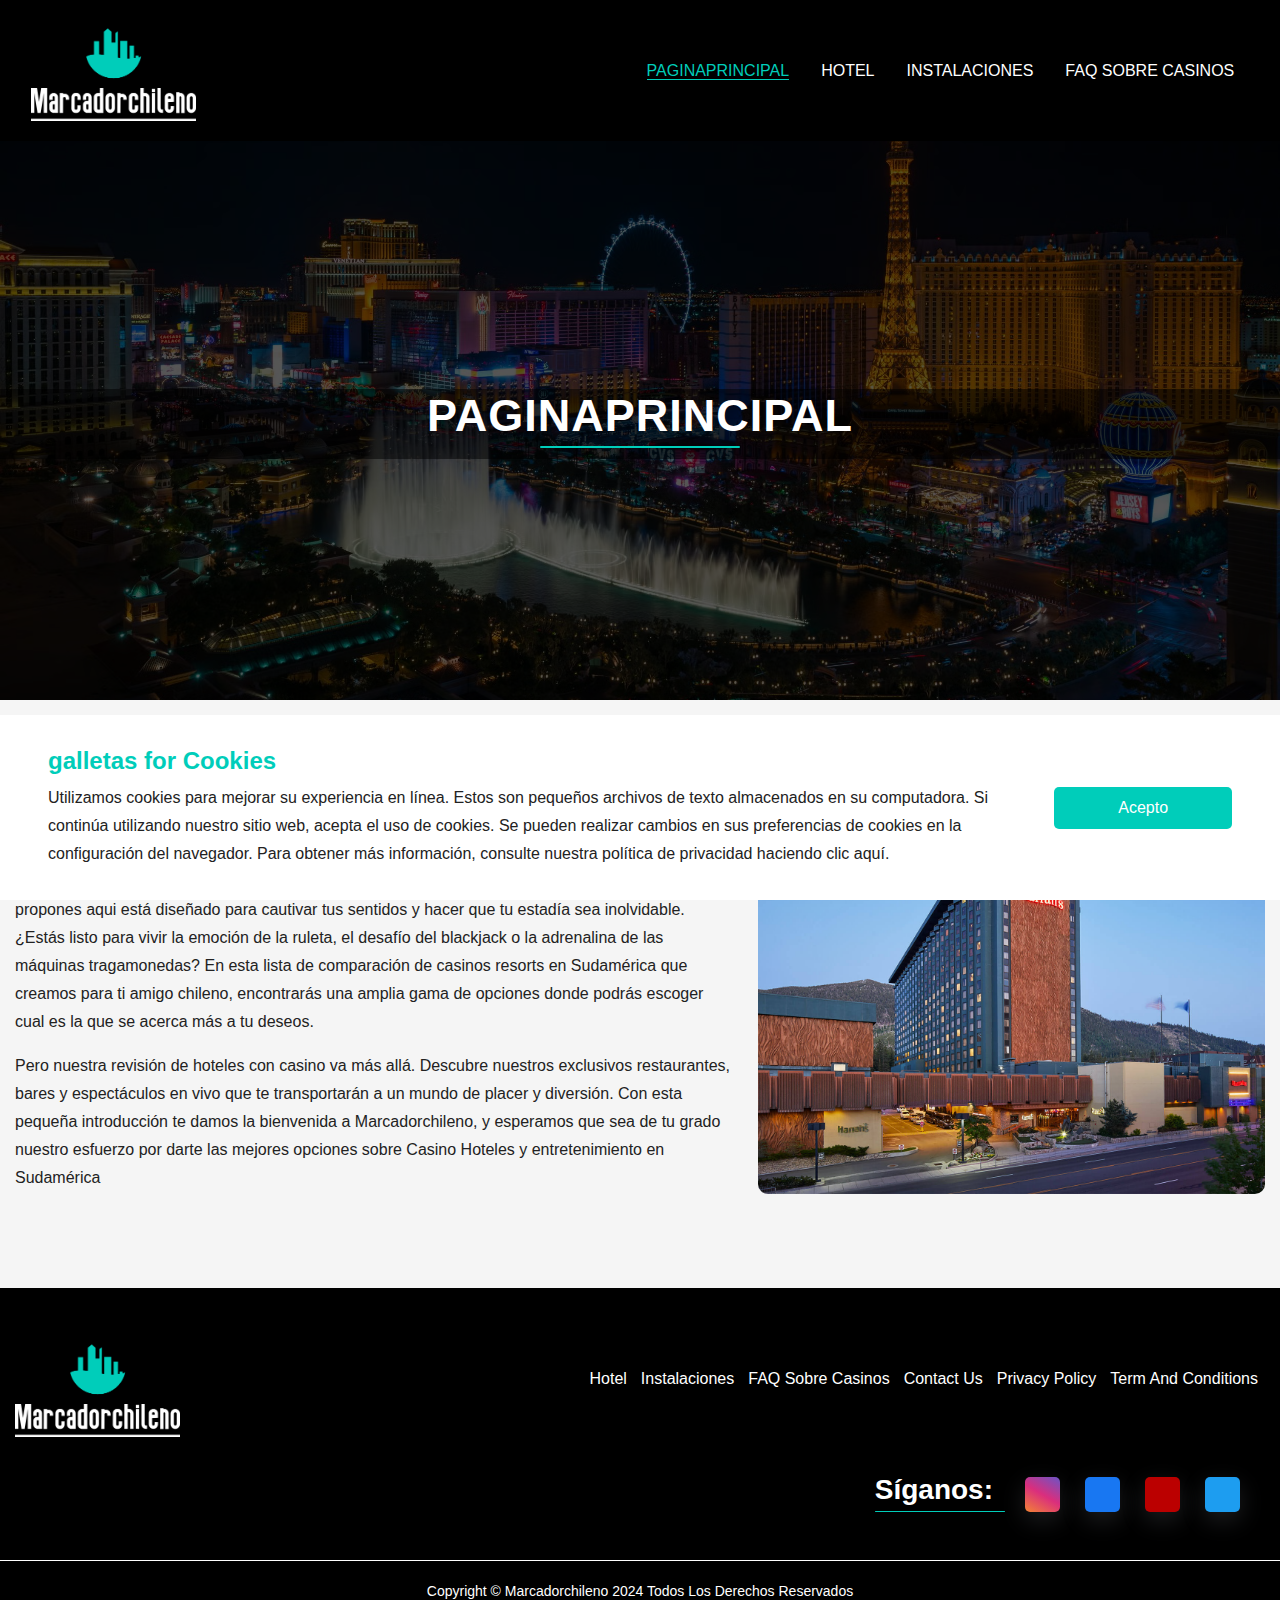
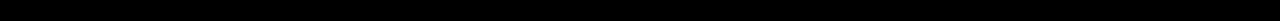
<file: index.html>
<!DOCTYPE html>
<html lang="de">

<head>
   <meta charset="UTF-8">
   <meta name="viewport" content="width=device-width, initial-scale=1.0">
   <title>Paginaprincipal</title>
   <link rel="icon" href="./assets/images/fav.png" type="image/x-icon">
   <link rel="stylesheet" href="./assets/css/bootstrap.css">
   <link rel="stylesheet" href="./assets/css/style.css">
   <link rel="stylesheet" href="./assets/css/responsive.css">
   <!-- font  -->
   <link rel="stylesheet" href="https://site-assets.fontawesome.com/releases/v6.5.0/css/all.css">
   <link rel="preconnect" href="https://fonts.googleapis.com">
   <link rel="preconnect" href="https://fonts.gstatic.com" crossorigin>
   <link
      href="https://fonts.googleapis.com/css2?family=Cardo:wght@700&family=Cormorant+Garamond:wght@400;500;600;700&family=Lora:wght@400;500&family=Montserrat:wght@400;500;600&family=Palanquin+Dark:wght@500;600;700&family=Playfair+Display:wght@500;600;700&family=Roboto:wght@400;500&display=swap"
      rel="stylesheet">
   <link rel="preconnect" href="https://fonts.googleapis.com">
   <link rel="preconnect" href="https://fonts.gstatic.com" crossorigin>
   <link
      href="https://fonts.googleapis.com/css2?family=Cardo:wght@700&family=Cormorant+Garamond:wght@400;500;600;700&family=Lora:wght@400;500&family=Montserrat:wght@300;400;500&family=Palanquin+Dark:wght@500;600;700&family=Playfair+Display:wght@500;600;700&family=Roboto:wght@400;500&display=swap"
      rel="stylesheet">
</head>

<body>
   <!-- header -->
   <header>
      <nav class="nav container">
         <input type="checkbox" id="nav-check">
         <div class="nav-header">
            <div class="nav-title">
               <a href="./index.html" class="logo"><img src="./assets/images/logo5.png" alt="" class="img-fluid"></a>
            </div>
         </div>
         <div class="nav-btn">
            <label for="nav-check">
               <span></span>
               <span></span>
               <span></span>
            </label>
         </div>
         <ul class="nav-list">
            <li><a href="./index.html" class="active">Paginaprincipal</a></li>
            <li><a href="./casino.html">Hotel</a></li>
            <li><a href="./facilities.html">Instalaciones</a></li>
            <li><a href="./faq-sobre-casinos.html">FAQ sobre Casinos</a></li>
            <!-- <li><a href="./contact.html">Contact Us</a></li> -->
         </ul>
      </nav>
   </header>
   <!-- banner -->
   <div id="banner" class="sub_banner home_page_banner page_home_banner">
      <img src="./assets/images/background_home.avif" alt="sub_banner_img">
      <div class="container">
         <div class="sub_banner_content text-center">
            <h1>Paginaprincipal</h1>
         </div>
      </div>
   </div>
   <!-- <div class="booking-bar text-center">
      <script data-cfasync="false" src="/cdn-cgi/scripts/5c5dd728/cloudflare-static/email-decode.min.js"></script><script src="https://cpa.zenhotels.com/static/widget/scripts/c107a4ce67ef87733cf7900bf5e0d5b5.js" type="text/javascript" charset="utf-8" async></script>
   </div> -->
   <div class="after_banner_section section">
      <div class="container">
         <div class="row align-items-center">
            <div class="col-lg-7">
               <div class="left_side_ab">
                  <div class="col  mb-3">
                  </div>
                  <p>Marcadorchileno fue creado para darte la oportunidad de explorar un universo de lujo,
                     entretenimiento y la vibrante energía de los juegos de azar.
                  </p>
                  <p>Desde majestuosos salones de juego hasta lujosas habitaciones y suites, cada Casino Hotel que
                     propones aqui está diseñado para cautivar tus sentidos y hacer que tu estadía sea inolvidable.
                     ¿Estás listo para vivir la emoción de la ruleta, el desafío del blackjack o la adrenalina de las
                     máquinas
                     tragamonedas? En esta lista de comparación de casinos resorts en Sudamérica que creamos para ti
                     amigo chileno, encontrarás una amplia gama de opciones donde podrás escoger cual es la que se
                     acerca más a tu deseos.
                  </p>
                  <p>Pero nuestra revisión de hoteles con casino va más allá. Descubre nuestros exclusivos restaurantes,
                     bares y espectáculos en vivo que te transportarán a un mundo de placer y diversión. Con esta
                     pequeña introducción te damos la bienvenida a Marcadorchileno, y esperamos que sea de tu grado
                     nuestro esfuerzo por darte las mejores opciones sobre Casino Hoteles y entretenimiento en
                     Sudamérica</p>
               </div>
            </div>
            <div class="col-lg-5">
               <div class="right_side_ab">
                  <img src="./assets/images/home_banner.jpg" alt="" class="img-fluid">
               </div>
            </div>
         </div>
      </div>
   </div>
   
   <footer class="py-5">
      <div class="container">
         <div class="top_footer">
            <div class="row align-items-center">
               <div class="col-12 col-xl-3">
                  <div class="footer_left">
                     <a href="./index.html">
                        <img src="./assets/images/logo5.png" alt="" class="img-fluid">
                     </a>
                  </div>
               </div>
               <div class="col-12 col-xl-9">
                  <div class="footer_left footer_right_ul">
                     <ul>
                        <li><a href="./casino.html">Hotel</a></li>
                        <li><a href="./facilities.html">Instalaciones</a></li>
                        <li><a href="./faq-sobre-casinos.html">FAQ sobre Casinos</a></li>
                        <li><a href="./contact.html">Contact Us</a></li>
                        <li><a href="./privacy_policy.html"> Privacy Policy</a></li>
                        <li><a href="./terms_and_conditions.html">Term and conditions</a></li>
                     </ul>
                  </div>
               </div>
            </div>
         </div>
         <div class="row">
            <div class="col">
               <div class="footer_right">
                  <h2 class="mb-0">Síganos: </h2>
                  <ul>
                     <li><a href=""><i class="fa-brands fa-instagram"></i></a></li>
                     <li><a href=""><i class="fa-brands fa-facebook-f"></i></a></li>
                     <li><a href=""><i class="fa-brands fa-youtube"></i></a></li>
                     <li><a href=""><i class="fa-brands fa-twitter"></i></a></li>
                  </ul>
               </div>
            </div>
         </div>
      </div>
   </footer>
   <div class="lower_footer">
      <div class="container">
         <div class="row">
            <div class="col text-center">
               <p class="py-3 mb-0">Copyright © marcadorchileno 2024 Todos los derechos reservados</p>
            </div>
         </div>
      </div>
   </div>

   <div class="cookie-alert show">
      <div class="card-body">
         <div class="cookie-content">
            <h4>
               galletas for Cookies</h4>
            <p>Utilizamos cookies para mejorar su experiencia en línea. Estos son pequeños archivos de texto
               almacenados en su computadora. Si continúa utilizando nuestro sitio web, acepta el uso de cookies.
               Se pueden realizar cambios en sus preferencias de cookies en la configuración del navegador. Para
               obtener más información, consulte nuestra política de privacidad haciendo clic aquí.
            </p>
         </div>
         <div class="accept-btn">
            <a href="#" class="accept-cookies button common_btn">
               Acepto</a>
         </div>
      </div>
   </div>
    

   


   <script src="https://code.jquery.com/jquery-3.7.1.min.js"
      integrity="sha256-/JqT3SQfawRcv/BIHPThkBvs0OEvtFFmqPF/lYI/Cxo=" crossorigin="anonymous"></script>
   <script src="./assets/js/bootstrap.bundle.js"></script>
   <script src="https://www.mdshoteles.com/_dist/_js/input.filefield.js"></script>
   <script>
      (function () {
         "use strict";

         var cookieAlert = document.querySelector(".cookie-alert");
         var acceptCookies = document.querySelector(".accept-cookies");

         cookieAlert.offsetHeight; // Force browser to trigger reflow (https://stackoverflow.com/a/39451131)

         if (!getCookie("acceptCookies")) {
            cookieAlert.classList.add("show");
         }

         acceptCookies.addEventListener("click", function () {
            setCookie("acceptCookies", true, 60);
            cookieAlert.classList.remove("show");
         });
      })();

      // Cookie functions stolen from w3schools
      function setCookie(cname, cvalue, exdays) {
         var d = new Date();
         d.setTime(d.getTime() + (exdays * 24 * 60 * 60 * 1000));
         var expires = "expires=" + d.toUTCString();
         document.cookie = cname + "=" + cvalue + ";" + expires + ";path=/";
      }

      function getCookie(cname) {
         var name = cname + "=";
         var decodedCookie = decodeURIComponent(document.cookie);
         var ca = decodedCookie.split(';');
         for (var i = 0; i < ca.length; i++) {
            var c = ca[i];
            while (c.charAt(0) === ' ') {
               c = c.substring(1);
            }
            if (c.indexOf(name) === 0) {
               return c.substring(name.length, c.length);
            }
         }
         return "";
      }
   </script>

</body>

</html>
</file>
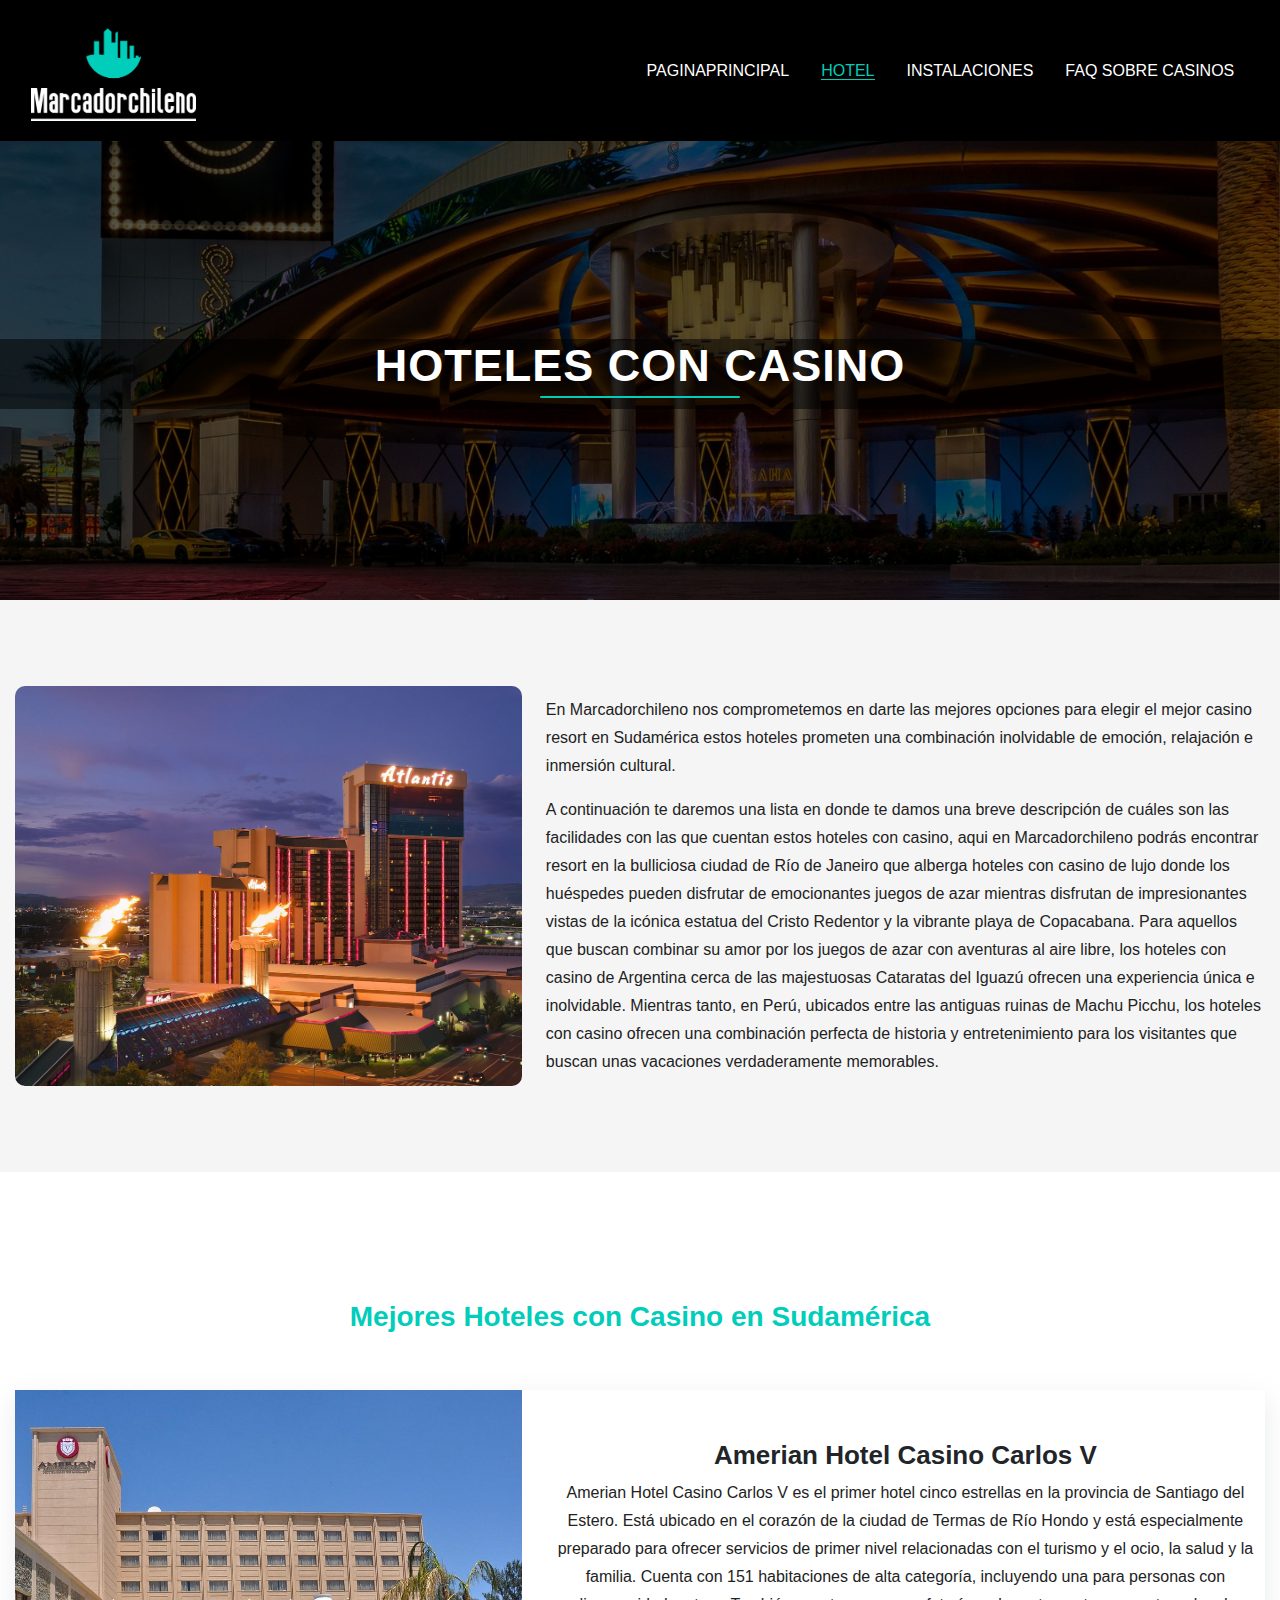
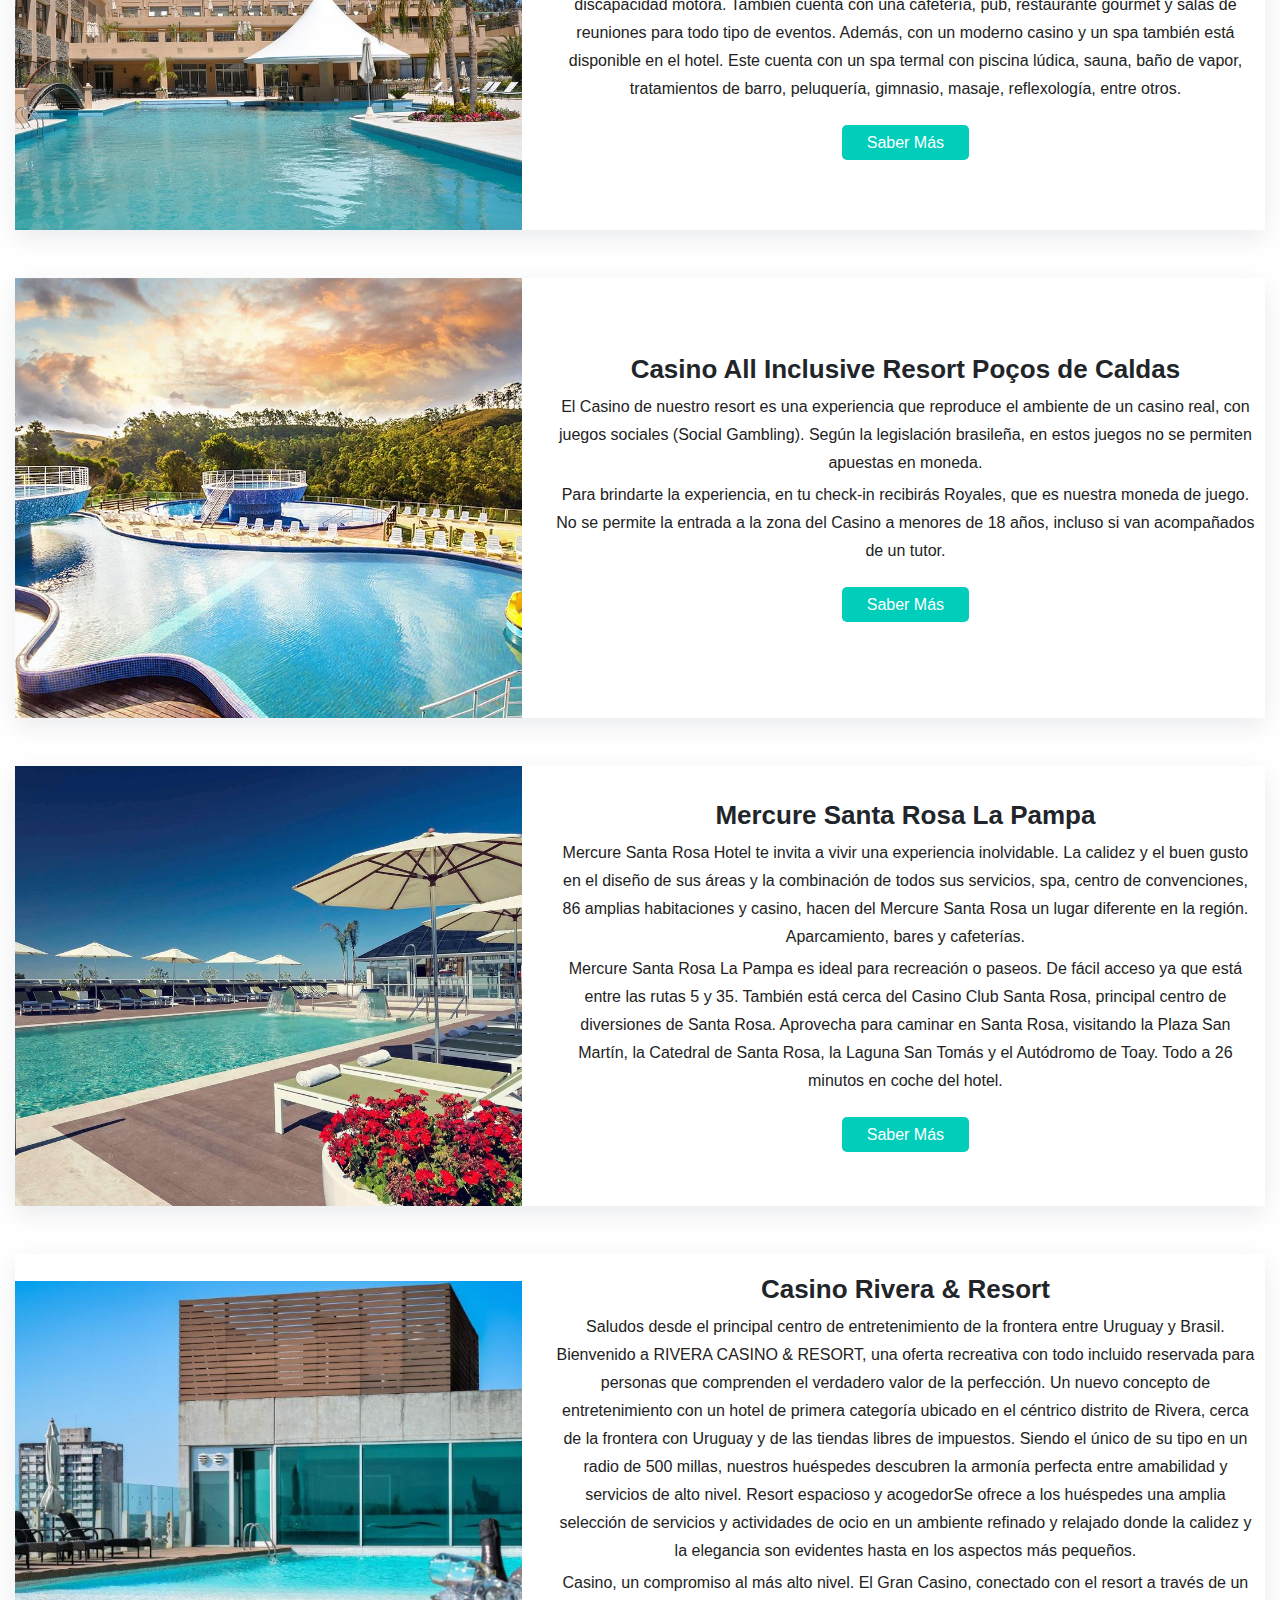
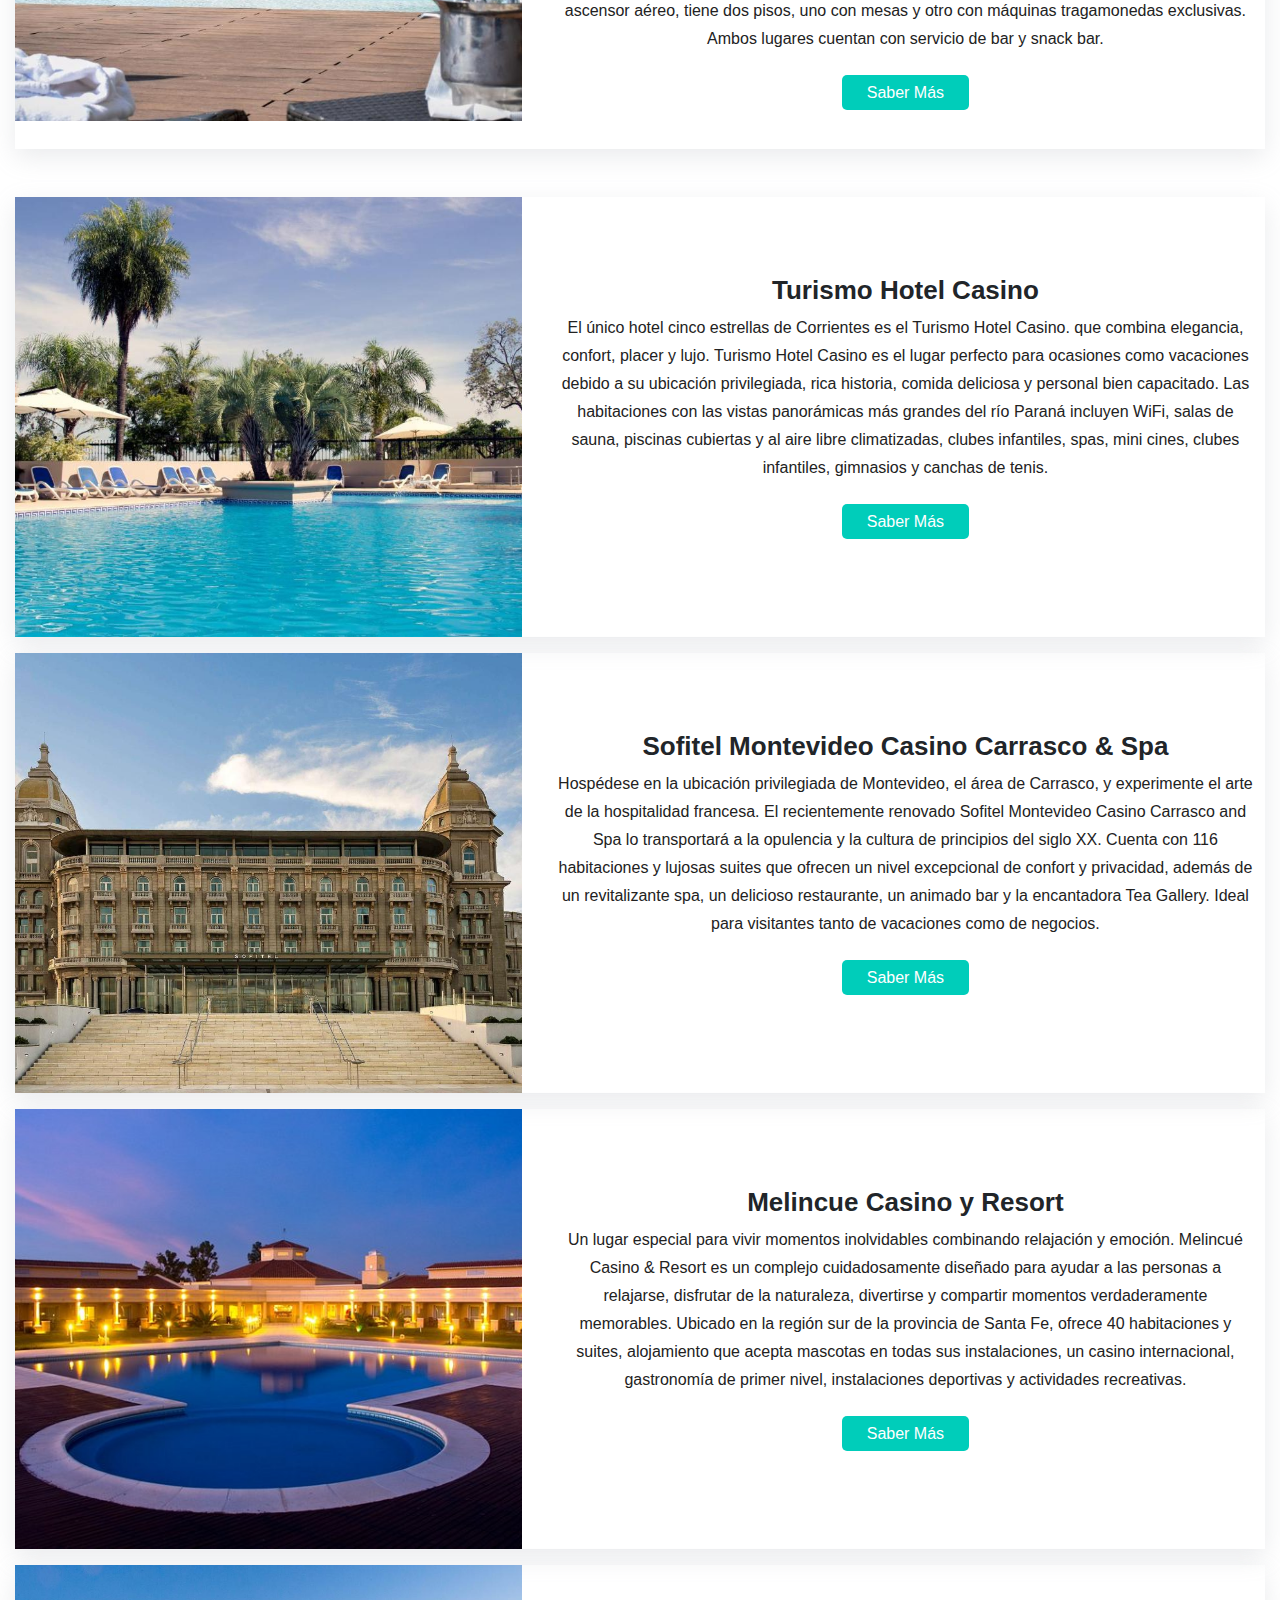
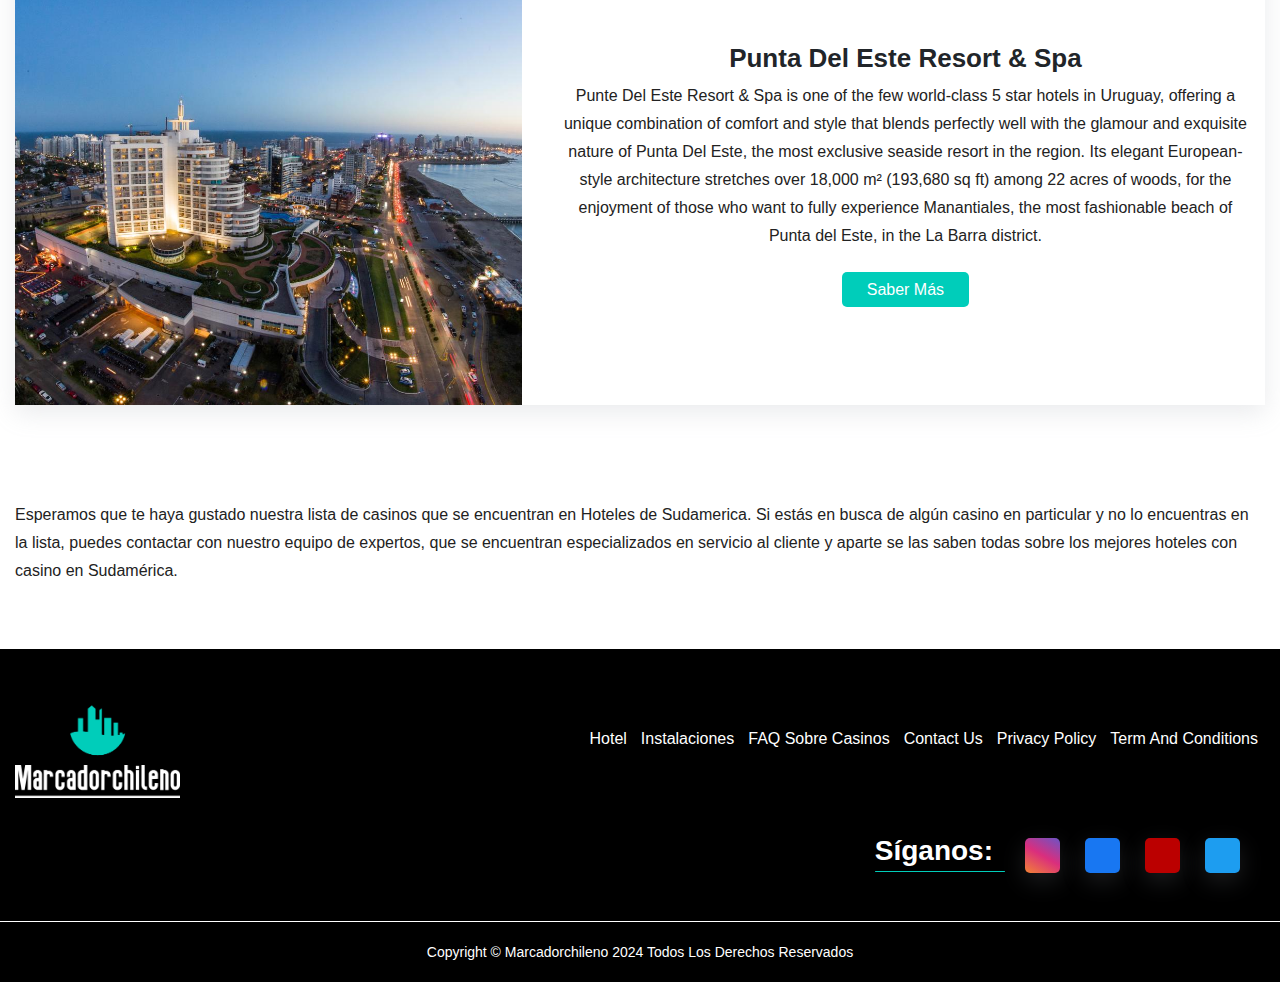
<file: casino.html>
<!DOCTYPE html>
<html lang="de">

<head>
   <meta charset="UTF-8">
   <meta name="viewport" content="width=device-width, initial-scale=1.0">
   <title>Hoteles con
      Casino</title>
   <link rel="icon" href="./assets/images/fav.png" type="image/x-icon">
   <link rel="stylesheet" href="./assets/css/bootstrap.css">
   <link rel="stylesheet" href="./assets/css/style.css">
   <link rel="stylesheet" href="./assets/css/responsive.css">
   <!-- font  -->
   <link rel="stylesheet" href="https://site-assets.fontawesome.com/releases/v6.5.0/css/all.css">
   <link rel="preconnect" href="https://fonts.googleapis.com">
   <link rel="preconnect" href="https://fonts.gstatic.com" crossorigin>
   <link
      href="https://fonts.googleapis.com/css2?family=Cardo:wght@700&family=Cormorant+Garamond:wght@400;500;600;700&family=Lora:wght@400;500&family=Montserrat:wght@400;500;600&family=Palanquin+Dark:wght@500;600;700&family=Playfair+Display:wght@500;600;700&family=Roboto:wght@400;500&display=swap"
      rel="stylesheet">
   <link rel="preconnect" href="https://fonts.googleapis.com">
   <link rel="preconnect" href="https://fonts.gstatic.com" crossorigin>
   <link
      href="https://fonts.googleapis.com/css2?family=Cardo:wght@700&family=Cormorant+Garamond:wght@400;500;600;700&family=Lora:wght@400;500&family=Montserrat:wght@300;400;500&family=Palanquin+Dark:wght@500;600;700&family=Playfair+Display:wght@500;600;700&family=Roboto:wght@400;500&display=swap"
      rel="stylesheet">
</head>

<body>
   <!-- header -->
   <header>
      <nav class="nav container">
         <input type="checkbox" id="nav-check">
         <div class="nav-header">
            <div class="nav-title">
               <a href="./index.html" class="logo"><img src="./assets/images/logo5.png" alt="" class="img-fluid"></a>
            </div>
         </div>
         <div class="nav-btn">
            <label for="nav-check">
               <span></span>
               <span></span>
               <span></span>
            </label>
         </div>
         <ul class="nav-list">
            <li><a href="./index.html" >Paginaprincipal</a></li>
            <li><a href="./casino.html" class="active">Hotel</a></li>
            <li><a href="./facilities.html">Instalaciones</a></li>
            <li><a href="./faq-sobre-casinos.html">FAQ sobre Casinos</a></li>
            <!-- <li><a href="./contact.html">Contact Us</a></li> -->
         </ul>
      </nav>
   </header>
   <!-- banner -->
   <div id="banner" class="sub_banner home_page_banner">
      <img src="./assets/images/casino_bg.jpg" alt="sub_banner_img">
      <div class="container">
         <div class="sub_banner_content text-center">
            <h1>Hoteles con
               Casino</h1>
         </div>
      </div>
   </div>

   <div class="after_banner_section section">
      <div class="container">
         <div class="row align-items-center">
            <div class="col-lg-5">
               <div class="right_side_ab">
                  <img src="./assets/images/home_image3.jpg" alt="" class="img-fluid">
               </div>
            </div>
            <div class="col-lg-7">
               <div class="left_side_ab">
                  <div class="col  mb-3">
                  </div>
                  <p>En Marcadorchileno nos comprometemos en darte las mejores opciones para elegir el mejor casino
                     resort en Sudamérica estos hoteles prometen una combinación inolvidable de emoción, relajación e
                     inmersión cultural.
                  </p>
                  <p>A continuación te daremos una lista en donde te damos una breve descripción de cuáles son las
                     facilidades con las que cuentan estos hoteles con casino, aqui en Marcadorchileno podrás encontrar
                     resort en la bulliciosa ciudad de Río de Janeiro que alberga hoteles con casino de lujo donde los
                     huéspedes pueden disfrutar de emocionantes juegos de azar mientras disfrutan de impresionantes
                     vistas de la icónica estatua del Cristo Redentor y la vibrante playa de Copacabana. Para aquellos
                     que
                     buscan combinar su amor por los juegos de azar con aventuras al aire libre, los hoteles con casino
                     de
                     Argentina cerca de las majestuosas Cataratas del Iguazú ofrecen una experiencia única e
                     inolvidable.
                     Mientras tanto, en Perú, ubicados entre las antiguas ruinas de Machu Picchu, los hoteles con casino
                     ofrecen una combinación perfecta de historia y entretenimiento para los visitantes que buscan unas
                     vacaciones verdaderamente memorables.
                  </p>
               </div>
            </div>

         </div>
      </div>
   </div>

   <div class="luxury_hotels section">
      <div class="container">
         <h2 class="text-center py-5 head-cont">Mejores Hoteles con Casino en Sudamérica</h2>
         <div class="row">
         </div>
         <div class="luxury_hotels_inner mb-5">
            <div class="row justify-content-center align-items-center">
               <div class="col-lg-5">
                  <div class="luxhotel_card_further">
                     <a href="https://www.amerian.com/" target="_blank">
                        <img src="./assets/images/home1.jpg" alt="" class="img-fluid">
                     </a>
                  </div>
               </div>
               <div class="col-lg-7">
                  <div class="content_card text-center">
                     <h3 class="mb-2">Amerian Hotel Casino Carlos V</h3>
                     <p>Amerian Hotel Casino Carlos V es el primer hotel cinco estrellas en la provincia de Santiago del
                        Estero. Está ubicado en el corazón de la ciudad de Termas de Río Hondo y está especialmente
                        preparado para ofrecer servicios de primer nivel relacionadas con el turismo y el ocio, la salud
                        y la
                        familia. Cuenta con 151 habitaciones de alta categoría, incluyendo una para personas con
                        discapacidad motora. También cuenta con una cafetería, pub, restaurante gourmet y salas de
                        reuniones para todo tipo de eventos. Además, con un moderno casino y un spa también está
                        disponible en el hotel. Este cuenta con un spa termal con piscina lúdica, sauna, baño de vapor,
                        tratamientos de barro, peluquería, gimnasio, masaje, reflexología, entre
                        otros.
                     </p>
                     <div class="text-center py-4">
                        <a href="https://www.amerian.com/" class="common_btn" target="_blank">Saber más</a>
                     </div>
                  </div>
               </div>
            </div>
         </div>
         <div class="luxury_hotels_inner mb-5">
            <div class="row justify-content-center align-items-center">
               <div class="col-lg-5">
                  <div class="luxhotel_card_further">
                     <a href="https://www.nacionalinn.com.br/resorts/cassino-resort/cassino" target="_blank">
                        <img src="./assets/images/home2.jpg" alt="" class="img-fluid">
                     </a>
                  </div>
               </div>
               <div class="col-lg-7">
                  <div class="content_card text-center">
                     <h3 class="mb-2">Casino All Inclusive Resort Poços de Caldas
                     </h3>
                     <p>El Casino de nuestro resort es una experiencia que reproduce el ambiente de un casino real, con
                        juegos sociales (Social Gambling). Según la legislación brasileña, en estos juegos no se
                        permiten
                        apuestas en moneda.

                     </p>
                     <p>Para brindarte la experiencia, en tu check-in recibirás Royales, que es nuestra moneda de juego.
                        No
                        se permite la entrada a la zona del Casino a menores de 18 años, incluso si van acompañados de
                        un
                        tutor.</p>
                     <div class="text-center py-4">
                        <a href="https://www.nacionalinn.com.br/resorts/cassino-resort/cassino" class="common_btn"
                           target="_blank">Saber más</a>
                     </div>
                  </div>
               </div>
            </div>
         </div>
         <div class="luxury_hotels_inner mb-5">
            <div class="row justify-content-center align-items-center">
               <div class="col-lg-5">
                  <div class="luxhotel_card_further">
                     <a href="https://mercuresantarosa.com.ar/" target="_blank">
                        <img src="./assets/images/home3.jpg" alt="" class="img-fluid">
                     </a>
                  </div>
               </div>
               <div class="col-lg-7">
                  <div class="content_card text-center">
                     <h3 class="mb-2">Mercure Santa Rosa La Pampa
                     </h3>
                     <p>Mercure Santa Rosa Hotel te invita a vivir una experiencia inolvidable. La calidez y el buen
                        gusto en
                        el diseño de sus áreas y la combinación de todos sus servicios, spa, centro de convenciones, 86
                        amplias habitaciones y casino, hacen del Mercure Santa Rosa un lugar diferente en la región.
                        Aparcamiento, bares y cafeterías.
                     </p>
                     <p>Mercure Santa Rosa La Pampa es ideal para recreación o paseos. De fácil acceso ya que está entre
                        las rutas 5 y 35. También está cerca del Casino Club Santa Rosa, principal centro de diversiones
                        de
                        Santa Rosa. Aprovecha para caminar en Santa Rosa, visitando la Plaza San Martín, la Catedral de

                        Santa Rosa, la Laguna San Tomás y el Autódromo de Toay. Todo a 26 minutos en coche del
                        hotel.</p>
                     <div class="text-center py-4">
                        <a href="https://mercuresantarosa.com.ar/" class="common_btn" target="_blank">Saber más</a>
                     </div>
                  </div>
               </div>
            </div>
         </div>
         <div class="luxury_hotels_inner mb-5">
            <div class="row justify-content-center align-items-center">
               <div class="col-lg-5">
                  <div class="luxhotel_card_further">
                     <a href="https://riveracasinoresort.com/" target="_blank">
                        <img src="./assets/images/home4.jpg" alt="" class="img-fluid">
                     </a>
                  </div>
               </div>
               <div class="col-lg-7">
                  <div class="content_card text-center">
                     <h3 class="mb-2">Casino Rivera & Resort
                     </h3>
                     <p>Saludos desde el principal centro de entretenimiento de la frontera entre Uruguay y Brasil.
                        Bienvenido
                        a RIVERA CASINO & RESORT, una oferta recreativa con todo incluido reservada para personas que
                        comprenden el verdadero valor de la perfección. Un nuevo concepto de entretenimiento con un
                        hotel
                        de primera categoría ubicado en el céntrico distrito de Rivera, cerca de la frontera con Uruguay
                        y de
                        las tiendas libres de impuestos. Siendo el único de su tipo en un radio de 500 millas, nuestros
                        huéspedes descubren la armonía perfecta entre amabilidad y servicios de alto nivel. Resort
                        espacioso y acogedorSe ofrece a los huéspedes una amplia selección de servicios y actividades de
                        ocio en un ambiente refinado y relajado donde la calidez y la elegancia son evidentes hasta en
                        los
                        aspectos más pequeños.
                     </p>
                     <p>Casino, un compromiso al más alto nivel. El Gran Casino, conectado con el resort a través de un
                        ascensor aéreo, tiene dos pisos, uno con mesas y otro con máquinas tragamonedas exclusivas.
                        Ambos lugares cuentan con servicio de bar y snack bar.</p>
                     <div class="text-center py-4">
                        <a href="https://riveracasinoresort.com/" class="common_btn" target="_blank">Saber más</a>
                     </div>
                  </div>
               </div>
            </div>
         </div>
         <div class="luxury_hotels_inner mb-3">
            <div class="row justify-content-center align-items-center">
               <div class="col-lg-5">
                  <div class="luxhotel_card_further">
                     <a href="https://turismohotelcasino.com.ar/" target="_blank">
                        <img src="./assets/images/home5.jpg" alt="" class="img-fluid">
                     </a>
                  </div>
               </div>
               <div class="col-lg-7">
                  <div class="content_card text-center">
                     <h3 class="mb-2">Turismo Hotel Casino
                     </h3>
                     <p>El único hotel cinco estrellas de Corrientes es el Turismo Hotel Casino. que combina elegancia,
                        confort, placer y lujo. Turismo Hotel Casino es el lugar perfecto para ocasiones como vacaciones
                        debido a su ubicación privilegiada, rica historia, comida deliciosa y personal bien capacitado.
                        Las
                        habitaciones con las vistas panorámicas más grandes del río Paraná incluyen WiFi, salas de
                        sauna,
                        piscinas cubiertas y al aire libre climatizadas, clubes infantiles, spas, mini cines, clubes
                        infantiles,
                        gimnasios y canchas de tenis.
                     </p>
                     <div class="text-center py-4">
                        <a href="https://turismohotelcasino.com.ar/" class="common_btn" target="_blank">Saber más</a>
                     </div>
                  </div>
               </div>
            </div>
         </div>
         <div class="luxury_hotels_inner mb-3">
            <div class="row justify-content-center align-items-center">
               <div class="col-lg-5">
                  <div class="luxhotel_card_further">
                     <a href="https://all.accor.com/hotel/7969/index.en.shtml?utm_campaign=seo+maps&utm_medium=seo+maps&utm_source=google+Maps"
                        target="_blank">
                        <img src="./assets/images/home6.jpg" alt="" class="img-fluid">
                     </a>
                  </div>
               </div>
               <div class="col-lg-7">
                  <div class="content_card text-center">
                     <h3 class="mb-2">Sofitel Montevideo Casino Carrasco & Spa
                     </h3>
                     <p>Hospédese en la ubicación privilegiada de Montevideo, el área de Carrasco, y experimente el arte
                        de
                        la hospitalidad francesa. El recientemente renovado Sofitel Montevideo Casino Carrasco and Spa
                        lo
                        transportará a la opulencia y la cultura de principios del siglo XX. Cuenta con 116 habitaciones
                        y
                        lujosas suites que ofrecen un nivel excepcional de confort y privacidad, además de un
                        revitalizante
                        spa, un delicioso restaurante, un animado bar y la encantadora Tea Gallery. Ideal para
                        visitantes
                        tanto de vacaciones como de negocios.
                     </p>
                     <div class="text-center py-4">
                        <a href="https://all.accor.com/hotel/7969/index.en.shtml?utm_campaign=seo+maps&utm_medium=seo+maps&utm_source=google+Maps"
                           class="common_btn" target="_blank">Saber más</a>
                     </div>
                  </div>
               </div>
            </div>
         </div>
         <div class="luxury_hotels_inner mb-3">
            <div class="row justify-content-center align-items-center">
               <div class="col-lg-5">
                  <div class="luxhotel_card_further">
                     <a href="https://casinomelincue.com/" target="_blank">
                        <img src="./assets/images/home7.jpg" alt="" class="img-fluid">
                     </a>
                  </div>
               </div>
               <div class="col-lg-7">
                  <div class="content_card text-center">
                     <h3 class="mb-2">Melincue Casino y Resort
                     </h3>

                     <p>Un lugar especial para vivir momentos inolvidables combinando relajación y emoción. Melincué
                        Casino & Resort es un complejo cuidadosamente diseñado para ayudar a las personas a relajarse,
                        disfrutar de la naturaleza, divertirse y compartir momentos verdaderamente memorables. Ubicado
                        en
                        la región sur de la provincia de Santa Fe, ofrece 40 habitaciones y suites, alojamiento que
                        acepta
                        mascotas en todas sus instalaciones, un casino internacional, gastronomía de primer nivel,
                        instalaciones deportivas y actividades recreativas.
                     </p>
                     <div class="text-center py-4">
                        <a href="https://casinomelincue.com/" class="common_btn" target="_blank">Saber más</a>
                     </div>
                  </div>
               </div>
            </div>
         </div>



         <div class="luxury_hotels_inner mb-3">
            <div class="row justify-content-center align-items-center">
               <div class="col-lg-5">
                  <div class="luxhotel_card_further">
                     <a href="https://www.tripadvisor.ie/Hotel_Review-g1655686-d302795-Reviews-Punta_Del_Este_Resort_Spa-La_Barra_Maldonado_Maldonado_Department.html"
                        target="_blank">
                        <img src="./assets/images/home8.jpg" alt="" class="img-fluid">
                     </a>
                  </div>
               </div>
               <div class="col-lg-7">
                  <div class="content_card text-center">
                     <h3 class="mb-2">Punta Del Este Resort & Spa
                     </h3>
                     <p>Punte Del Este Resort & Spa is one of the few world-class 5 star hotels in Uruguay, offering a
                        unique combination of comfort and style that blends perfectly well with the glamour and
                        exquisite nature of Punta Del Este, the most exclusive seaside resort in the region. Its elegant
                        European-style architecture stretches over 18,000 m² (193,680 sq ft) among 22 acres of woods,
                        for the enjoyment of those who want to fully experience Manantiales, the most fashionable beach
                        of Punta del Este, in the La Barra district.
                     </p>
                     <div class="text-center py-4">
                        <a href="https://www.tripadvisor.ie/Hotel_Review-g1655686-d302795-Reviews-Punta_Del_Este_Resort_Spa-La_Barra_Maldonado_Maldonado_Department.html"
                           class="common_btn" target="_blank">Saber más</a>
                     </div>
                  </div>
               </div>
            </div>
         </div>
      </div>
   </div>

   <div class="conclusion py-5 pt-0">
      <div class="container">
         <div class="row">
            <div class="col-12">
               <div class="conclusion-text">
                  <p>Esperamos que te haya gustado nuestra lista de casinos que se encuentran en
                     Hoteles de Sudamerica. Si estás en busca de algún casino en particular y no lo
                     encuentras en la lista, puedes contactar con nuestro equipo de expertos, que se
                     encuentran especializados en servicio al cliente y aparte se las saben todas sobre
                     los mejores hoteles con casino en Sudamérica.</p>
               </div>
            </div>
         </div>
      </div>
   </div>
   <footer class="py-5">
      <div class="container">
         <div class="top_footer">
            <div class="row align-items-center">
               <div class="col-12 col-xl-3">
                  <div class="footer_left">
                     <a href="./index.html">
                        <img src="./assets/images/logo5.png" alt="" class="img-fluid">
                     </a>
                  </div>
               </div>
               <div class="col-12 col-xl-9">
                  <div class="footer_left footer_right_ul">
                     <ul>
                        <li><a href="./casino.html">Hotel</a></li>
                        <li><a href="./facilities.html">Instalaciones</a></li>
                        <li><a href="./faq-sobre-casinos.html">FAQ sobre Casinos</a></li>
                        <li><a href="./contact.html">Contact Us</a></li>
                        <li><a href="./privacy_policy.html"> Privacy Policy</a></li>
                        <li><a href="./terms_and_conditions.html">Term and conditions</a></li>
                     </ul>
                  </div>
               </div>
            </div>
         </div>
         <div class="row">
            <div class="col">
               <div class="footer_right">
                  <h2 class="mb-0">Síganos: </h2>
                  <ul>
                     <li><a href=""><i class="fa-brands fa-instagram"></i></a></li>
                     <li><a href=""><i class="fa-brands fa-facebook-f"></i></a></li>
                     <li><a href=""><i class="fa-brands fa-youtube"></i></a></li>
                     <li><a href=""><i class="fa-brands fa-twitter"></i></a></li>
                  </ul>
               </div>
            </div>
         </div>
      </div>
   </footer>
   <div class="lower_footer">
      <div class="container">
         <div class="row">
            <div class="col text-center">
               <p class="py-3 mb-0">Copyright © marcadorchileno 2024 Todos los derechos reservados</p>
            </div>
         </div>
      </div>
   </div>

  


   <script src="https://code.jquery.com/jquery-3.7.1.min.js"
      integrity="sha256-/JqT3SQfawRcv/BIHPThkBvs0OEvtFFmqPF/lYI/Cxo=" crossorigin="anonymous"></script>
   <script src="./assets/js/bootstrap.bundle.js"></script>

</body>

</html>
</file>
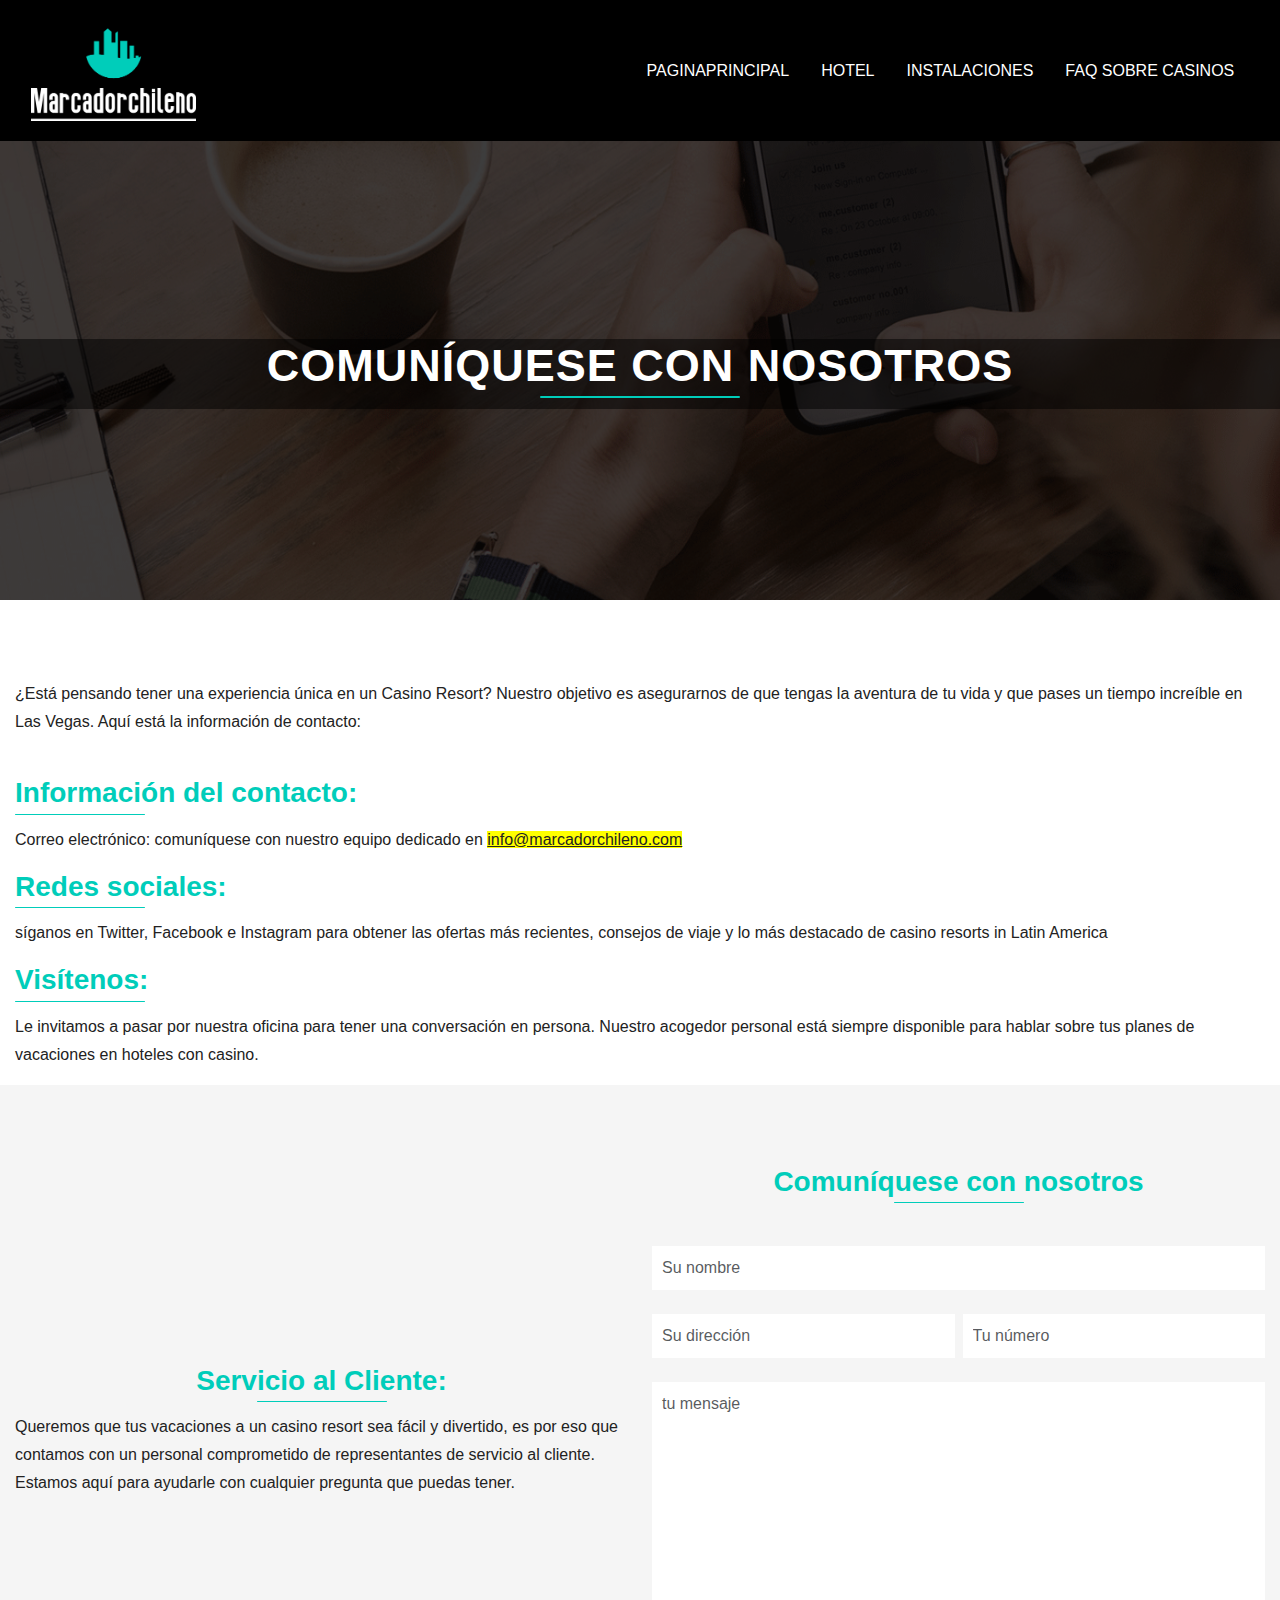
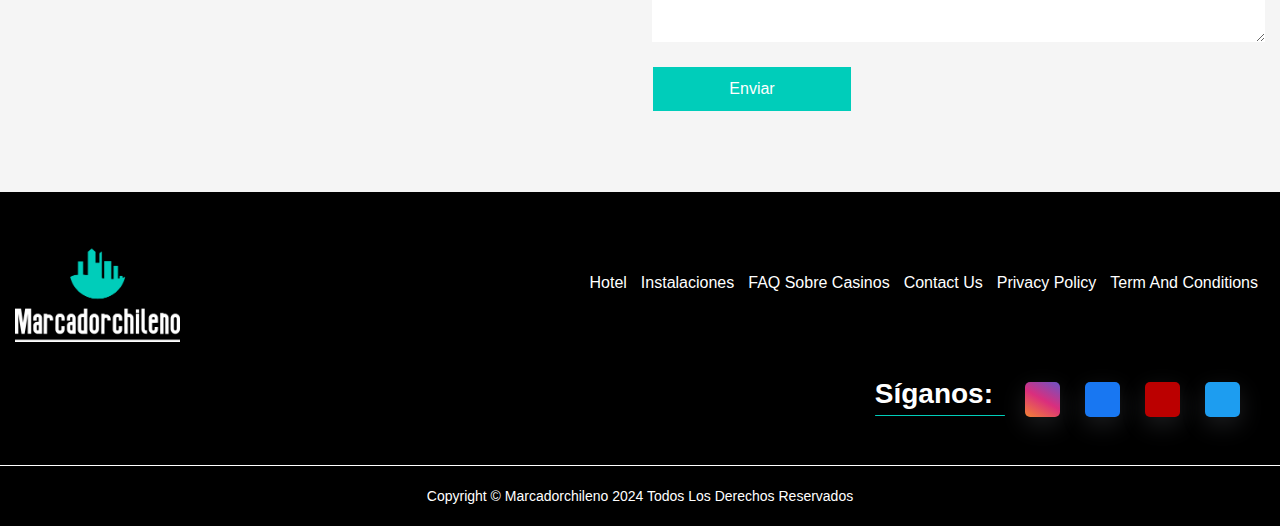
<file: contact.html>
<!DOCTYPE html>
<html lang="de">
   <head>
      <meta charset="UTF-8">
      <meta name="viewport" content="width=device-width, initial-scale=1.0">
      <title>Contact us</title>
      <link rel="icon" href="./assets/images/fav.png" type="image/x-icon">
      <link rel="stylesheet" href="./assets/css/bootstrap.css">
      <link rel="stylesheet" href="./assets/css/style.css">
      <link rel="stylesheet" href="./assets/css/responsive.css">
      <!-- font  -->
      <link rel="stylesheet" href="https://site-assets.fontawesome.com/releases/v6.5.0/css/all.css">
      <link rel="preconnect" href="https://fonts.googleapis.com">
      <link rel="preconnect" href="https://fonts.gstatic.com" crossorigin>
      <link
         href="https://fonts.googleapis.com/css2?family=Cardo:wght@700&family=Cormorant+Garamond:wght@400;500;600;700&family=Lora:wght@400;500&family=Montserrat:wght@400;500;600&family=Palanquin+Dark:wght@500;600;700&family=Playfair+Display:wght@500;600;700&family=Roboto:wght@400;500&display=swap"
         rel="stylesheet">
      <link rel="preconnect" href="https://fonts.googleapis.com">
      <link rel="preconnect" href="https://fonts.gstatic.com" crossorigin>
      <link
         href="https://fonts.googleapis.com/css2?family=Cardo:wght@700&family=Cormorant+Garamond:wght@400;500;600;700&family=Lora:wght@400;500&family=Montserrat:wght@300;400;500&family=Palanquin+Dark:wght@500;600;700&family=Playfair+Display:wght@500;600;700&family=Roboto:wght@400;500&display=swap"
         rel="stylesheet">
   </head>
   <body>
      <!-- header -->
      <header>
         <nav class="nav container">
            <input type="checkbox" id="nav-check">
            <div class="nav-header">
               <div class="nav-title">
                  <a href="./index.html" class="logo"><img src="./assets/images/logo5.png" alt="" class="img-fluid"></a>
               </div>
            </div>
            <div class="nav-btn">
               <label for="nav-check">
               <span></span>
               <span></span>
               <span></span>
               </label>
            </div>
            <ul class="nav-list">
               <li><a href="./index.html">Paginaprincipal</a></li>
               <li><a href="./casino.html">Hotel</a></li>
               <li><a href="./facilities.html">Instalaciones</a></li>
               <li><a href="./faq-sobre-casinos.html">FAQ sobre Casinos</a></li>
               <!-- <li><a href="./contact.html">Contact Us</a></li> -->
            </ul>
         </nav>
      </header>
      <!-- banner -->
      <div id="banner" class="sub_banner home_page_banner">
         <img src="./assets/images/contact_back.png" alt="sub_banner_img">
         <div class="container">
            <div class="sub_banner_content text-center">
               <h1>Comuníquese con nosotros </h1>
            </div>
         </div>
      </div>
      <div class="about_us section">
         <div class="container">
            <div class="row mb-4">
               <div class="col">
                  <p>¿Está pensando tener una experiencia única en un Casino Resort? Nuestro objetivo es asegurarnos
                     de que tengas la aventura de tu vida y que pases un tiempo increíble en Las Vegas. Aquí está la
                     información de contacto: 
                  </p>
   
               </div>
            </div>
            <div class="row">
               <div class="col-12">
                  <h2 class="mb-3">Información del contacto:</h2>
                  <p>Correo electrónico: comuníquese con nuestro equipo dedicado en <a href="mailto:info@marcadorchileno.com">info@marcadorchileno.com</a>
                  </p>
                  
                  <h2 class="mb-3">Redes sociales:</h2>
                  <p>síganos en Twitter, Facebook e Instagram para obtener las ofertas más recientes,
                     consejos de viaje y lo más destacado de casino resorts in Latin America
                  </p>

                  <h2 class="mb-3">Visítenos:</h2>
                  <p>Le invitamos a pasar por nuestra oficina para tener una conversación en persona. Nuestro
                     acogedor personal está siempre disponible para hablar sobre tus planes de vacaciones en hoteles
                     con casino.
                  </p>

                
                  
               </div>
            </div>
           
        
         </div>
      </div>
      <div class="contact_us section">
         <div class="container">
            <div class="row align-items-center">
               <div class="col-lg-6">
                  <div class="left_side_first">
                     <h2 class="mb-3 text-center">Servicio al Cliente:</h2>
                  <p>Queremos que tus vacaciones a un casino resort sea fácil y divertido, es por eso
                     que contamos con un personal comprometido de representantes de servicio al cliente. Estamos aquí
                     para ayudarle con cualquier pregunta que puedas tener.
                  </p>
                  </div>
               </div>
               <div class="col-lg-6">
                  <div class="right_side_first">
                     <h2 class="mb-5 text-center">
                        Comuníquese con nosotros
                     </h2>
                     <form action="#">
                        <div class="div mb-4">
                           <input type="text" placeholder="Su nombre" class="form-control ">
                        </div>
                        <div class="div  mb-4 d-flex">
                           <input type="email" placeholder="Su dirección" class="form-control me-2">
                           <input type="number" placeholder="Tu número" class="form-control">
                        </div>
                        <div class="div mb-4">
                           <textarea class="form-control" placeholder="tu mensaje" rows="10"></textarea>
                        </div>
                        <div class="div">
                           <input type="submit" value="Enviar" class="form-control sub_btn">
                        </div>
                     </form>
                  </div>
               </div>
            </div>
         </div>
      </div>
      <footer class="py-5">
         <div class="container">
            <div class="top_footer">
               <div class="row align-items-center">
                  <div class="col-12 col-xl-3">
                     <div class="footer_left">
                        <img src="./assets/images/logo5.png" alt="" class="img-fluid">
                     </div>
                  </div>
                  <div class="col-12 col-xl-9">
                     <div class="footer_left footer_right_ul">
                        <ul>
                           <li><a href="./casino.html">Hotel</a></li>
                           <li><a href="./facilities.html">Instalaciones</a></li>
                           <li><a href="./faq-sobre-casinos.html">FAQ sobre Casinos</a></li>
                           <li><a href="./contact.html">Contact Us</a></li>
                           <li><a href="./privacy_policy.html"> Privacy Policy</a></li>
                           <li><a href="./terms_and_conditions.html">Term and conditions</a></li>
                        </ul>
                     </div>
                  </div>
               </div>
            </div>
            <div class="row">
               <div class="col">
                  <div class="footer_right">
                     <h2 class="mb-0">Síganos:</h2>
                     <ul>
                        <li><a href=""><i class="fa-brands fa-instagram"></i></a></li>
                        <li><a href=""><i class="fa-brands fa-facebook-f"></i></a></li>
                        <li><a href=""><i class="fa-brands fa-youtube"></i></a></li>
                        <li><a href=""><i class="fa-brands fa-twitter"></i></a></li>
                     </ul>
                  </div>
               </div>
            </div>
         </div>
      </footer>
      <div class="lower_footer">
         <div class="container">
            <div class="row">
               <div class="col text-center">
                  <p class="py-3 mb-0">Copyright © marcadorchileno 2024 Todos los derechos reservados</p>
               </div>
            </div>
         </div>
      </div>
      <script src="https://code.jquery.com/jquery-3.7.1.min.js"
         integrity="sha256-/JqT3SQfawRcv/BIHPThkBvs0OEvtFFmqPF/lYI/Cxo=" crossorigin="anonymous"></script>
      <script src="./assets/js/bootstrap.bundle.js"></script>
   </body>
</html>
</file>
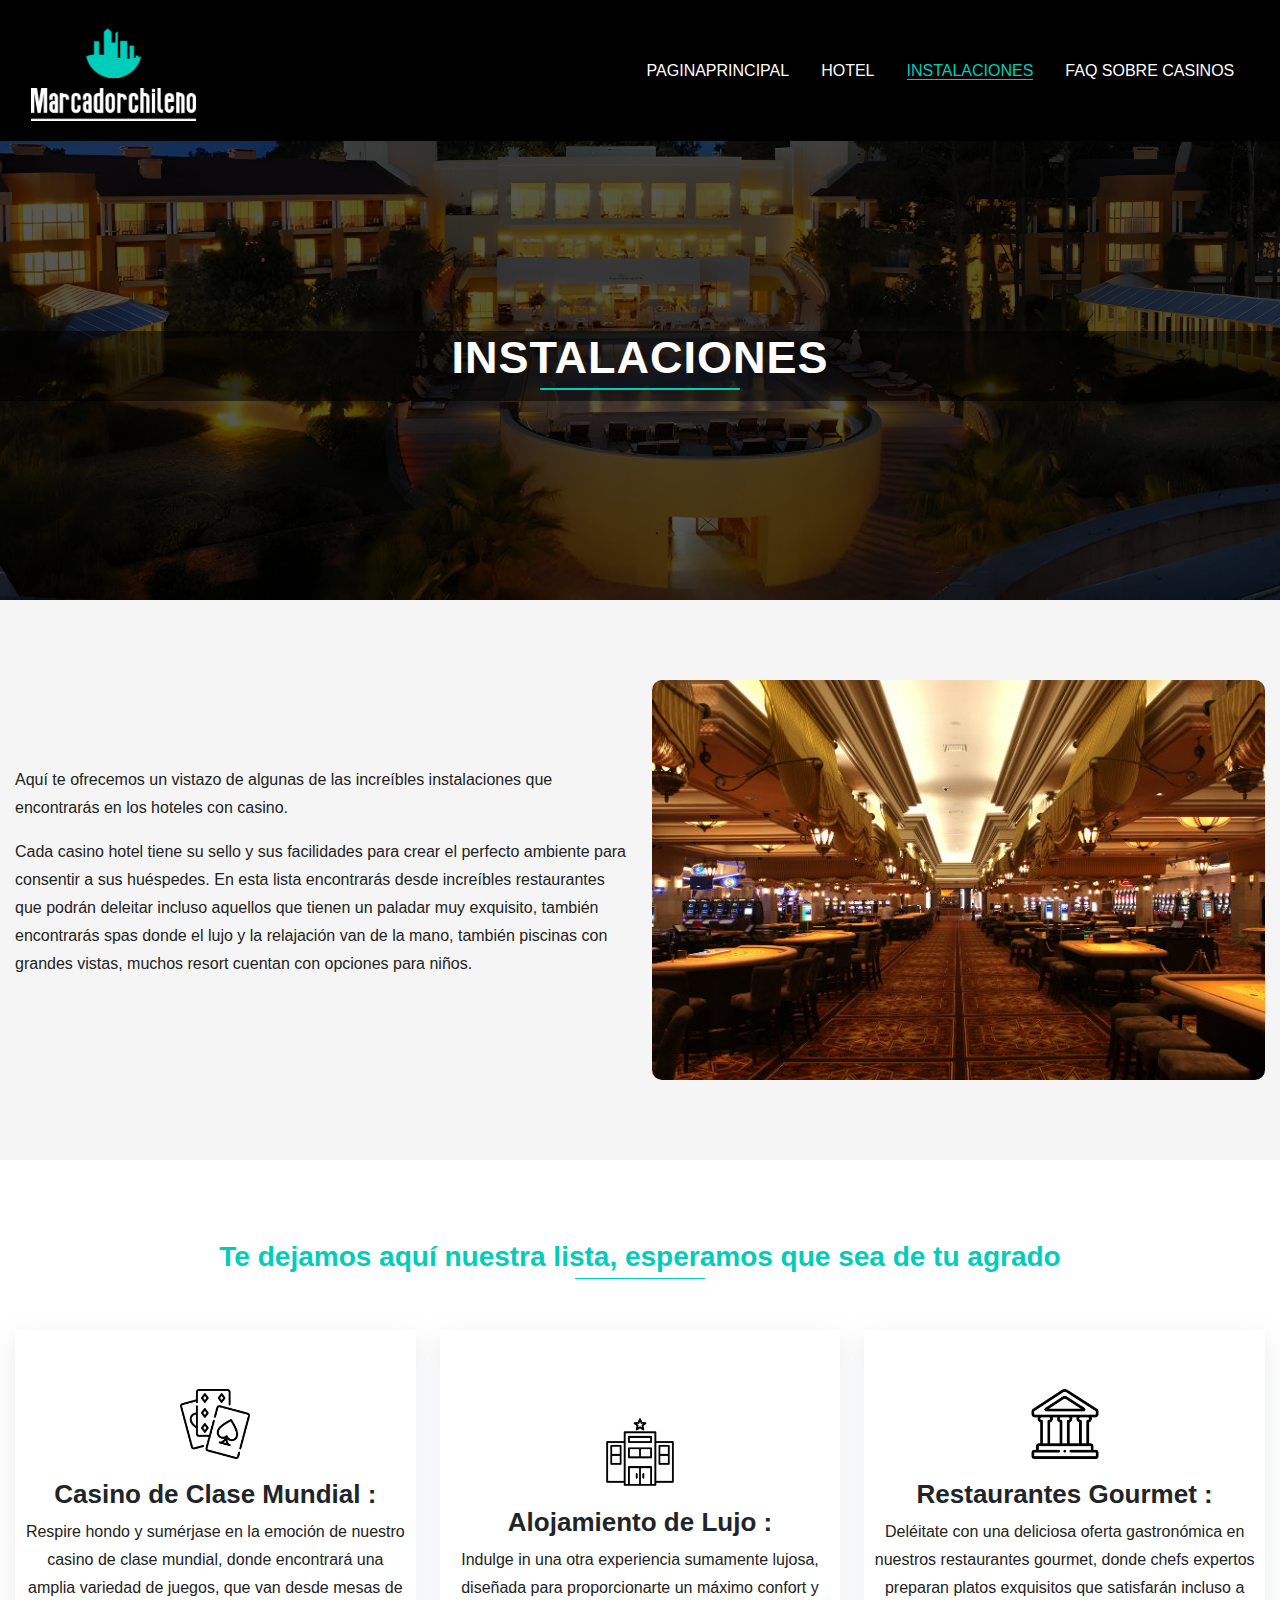
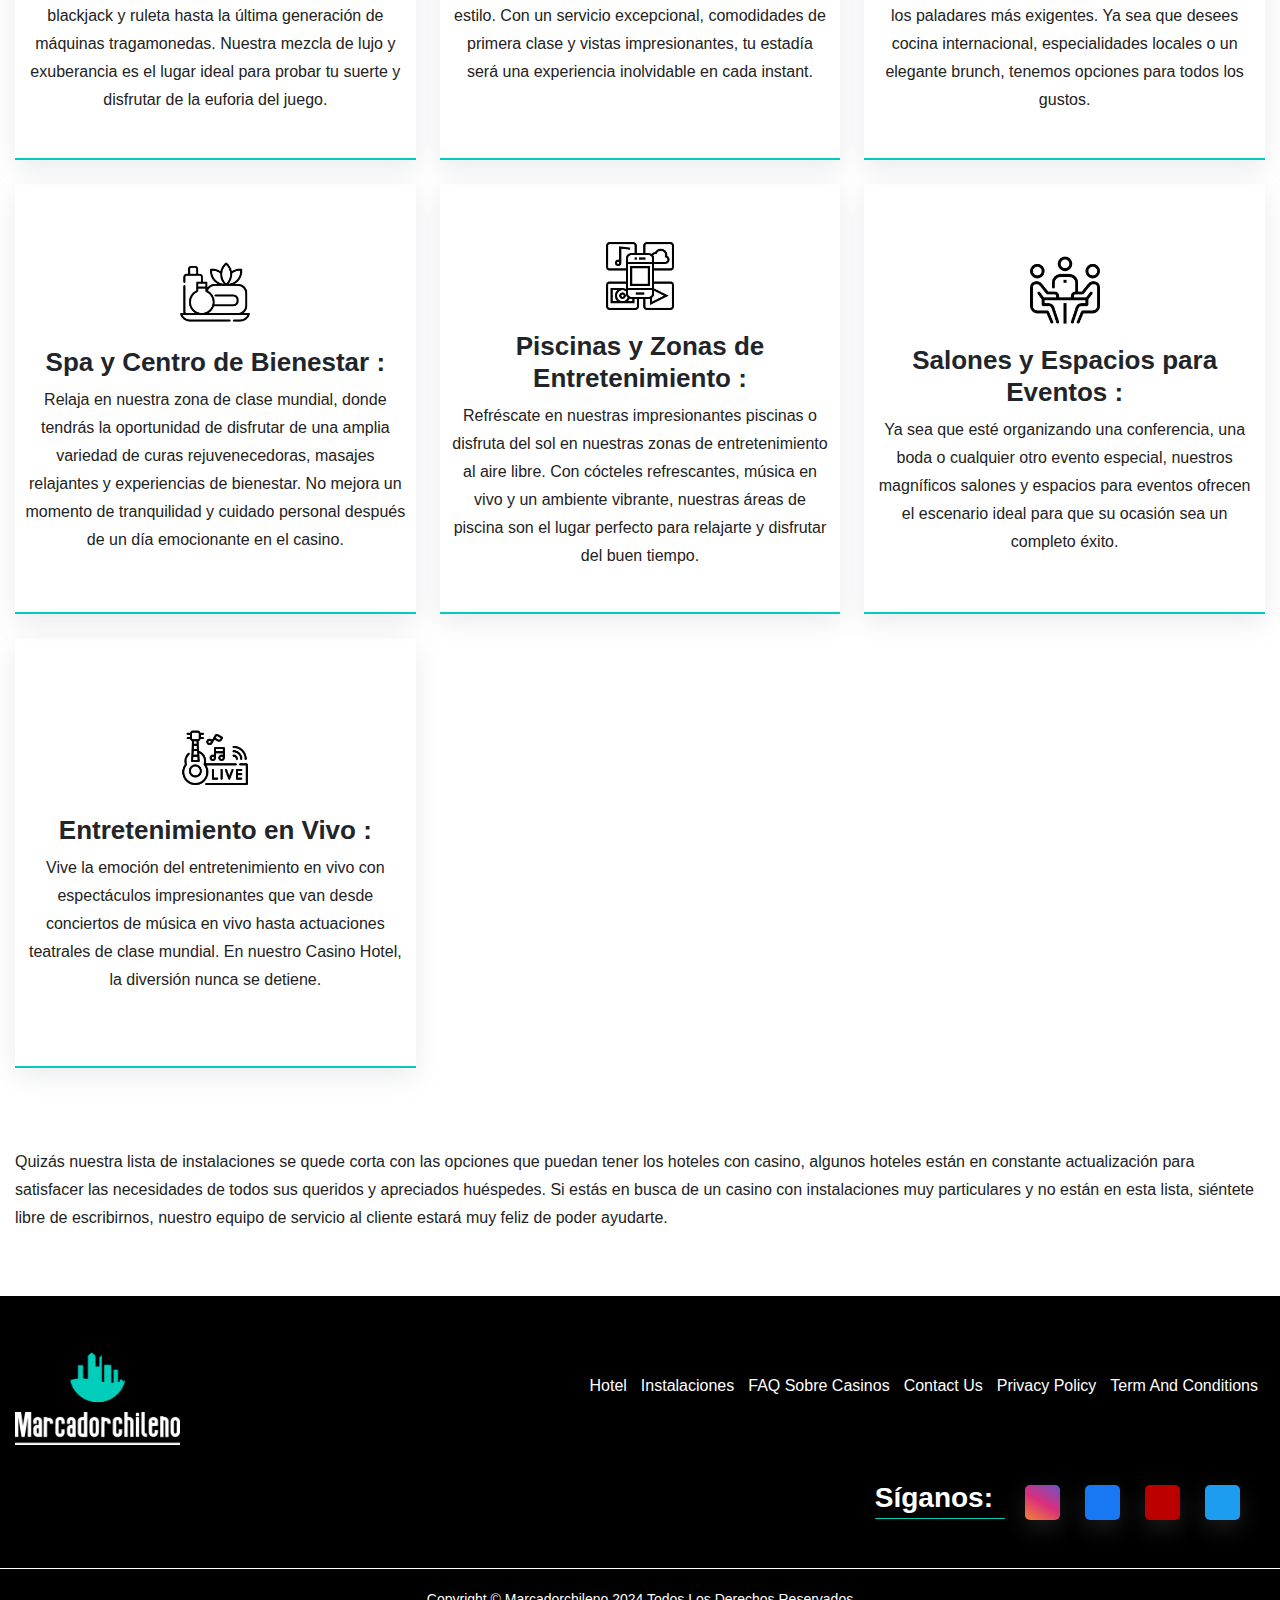
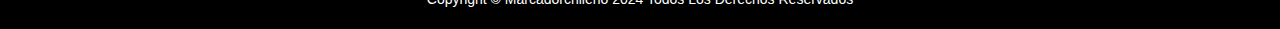
<file: facilities.html>
<!DOCTYPE html>
<html lang="de">
   <head>
      <meta charset="UTF-8">
      <meta name="viewport" content="width=device-width, initial-scale=1.0">
      <title>Instalaciones</title>
      <link rel="icon" href="./assets/images/fav.png" type="image/x-icon">
      <link rel="stylesheet" href="./assets/css/bootstrap.css">
      <link rel="stylesheet" href="./assets/css/style.css">
      <link rel="stylesheet" href="./assets/css/responsive.css">
      <!-- font  -->
      <link rel="stylesheet" href="https://site-assets.fontawesome.com/releases/v6.5.0/css/all.css">
      <link rel="preconnect" href="https://fonts.googleapis.com">
      <link rel="preconnect" href="https://fonts.gstatic.com" crossorigin>
      <link
         href="https://fonts.googleapis.com/css2?family=Cardo:wght@700&family=Cormorant+Garamond:wght@400;500;600;700&family=Lora:wght@400;500&family=Montserrat:wght@400;500;600&family=Palanquin+Dark:wght@500;600;700&family=Playfair+Display:wght@500;600;700&family=Roboto:wght@400;500&display=swap"
         rel="stylesheet">
      <link rel="preconnect" href="https://fonts.googleapis.com">
      <link rel="preconnect" href="https://fonts.gstatic.com" crossorigin>
      <link
         href="https://fonts.googleapis.com/css2?family=Cardo:wght@700&family=Cormorant+Garamond:wght@400;500;600;700&family=Lora:wght@400;500&family=Montserrat:wght@300;400;500&family=Palanquin+Dark:wght@500;600;700&family=Playfair+Display:wght@500;600;700&family=Roboto:wght@400;500&display=swap"
         rel="stylesheet">
   </head>
   <body>
      <!-- header -->
      <header>
         <nav class="nav container">
            <input type="checkbox" id="nav-check">
            <div class="nav-header">
               <div class="nav-title">
                  <a href="./index.html" class="logo"><img src="./assets/images/logo5.png" alt="" class="img-fluid"></a>
               </div>
            </div>
            <div class="nav-btn">
               <label for="nav-check">
               <span></span>
               <span></span>
               <span></span>
               </label>
            </div>
            <ul class="nav-list">
               <li><a href="./index.html" >Paginaprincipal</a></li>
               <li><a href="./casino.html">Hotel</a></li>
               <li><a href="./facilities.html"class="active">Instalaciones</a></li>
               <li><a href="./faq-sobre-casinos.html">FAQ sobre Casinos</a></li>
               <!-- <li><a href="./contact.html">Contact Us</a></li> -->
            </ul>
         </nav>
      </header>
      <!-- banner -->
      <div id="banner" class="sub_banner home_page_banner">
         <img src="./assets/images/pixelcut-export.jpeg" alt="sub_banner_img">
         <div class="container">
            <div class="sub_banner_content text-center">
               <h1 class="mb-4 main_h2_heading">Instalaciones</h1>
            </div>
         </div>
      </div>
      <div class="after_banner_section section">
         <div class="container">
            <div class="row align-items-center">
               <div class="col-md-6">
                  <div class="left_side_ab">
                     <p>Aquí te ofrecemos un vistazo de algunas de las increíbles instalaciones que encontrarás en los
                        hoteles con casino.
                     </p>
                     <p>Cada casino hotel tiene su sello y sus facilidades para crear el perfecto ambiente para consentir a
                        sus huéspedes. En esta lista encontrarás desde increíbles restaurantes que podrán deleitar incluso
                        aquellos que tienen un paladar muy exquisito, también encontrarás spas donde el lujo y la relajación
                        van de la mano, también piscinas con grandes vistas, muchos resort cuentan con opciones para
                        niños.
                     </p>
                    
                  </div>
               </div>
               <div class="col-md-6">
                  <div class="right_side_ab">
                     <img src="./assets/images/facility_img.jpg" alt="" class="img-fluid">
                  </div>
               </div>
            </div>
         </div>
      </div>
 
      <div class="luxury_hotels section">
         <div class="container">
            <div class="row">
               <div class="col text-center mb-5">
                  <h2 class="main_h2_heading">Te dejamos aquí nuestra lista, esperamos que sea de tu agrado</h2>
               </div>
            </div>
            <div class="luxury_hotels_inner Facilities_card">
               <div class="row  align-items-center g-4">
                  <div class="col-md-6 col-xl-4">
                     <div class="content_card text-center content_facility_card">
                        <img src="./assets/images/f1.png" alt="" class="img-fluid">
                        <h3 class="mb-2">Casino de Clase Mundial :</h3>
                   
                        <p>Respire hondo y sumérjase en la emoción de nuestro casino de clase
                           mundial, donde encontrará una amplia variedad de juegos, que van desde mesas de blackjack y
                           ruleta hasta la última generación de máquinas tragamonedas. Nuestra mezcla de lujo y exuberancia
                           es el lugar ideal para probar tu suerte y disfrutar de la euforia del juego.
                        </p>
                       
                     </div>
                  </div>
                  <div class="col-md-6  col-xl-4">
                     <div class="content_card text-center content_facility_card">
                        <img src="./assets/images/f2.png" alt="" class="img-fluid">
                        <h3 class="mb-2">Alojamiento de Lujo :</h3>
                   
                        <p>Indulge in una otra experiencia sumamente lujosa, diseñada para
                           proporcionarte un máximo confort y estilo. Con un servicio excepcional, comodidades de primera
                           clase y vistas impresionantes, tu estadía será una experiencia inolvidable en cada instant.
                        </p>
                       
                     </div>
                  </div>
                  <div class="col-md-6 col-xl-4">
                     <div class="content_card text-center content_facility_card">
                        <img src="./assets/images/f3.png" alt="" class="img-fluid">
                        <h3 class="mb-2">Restaurantes Gourmet :</h3>
                   
                        <p>Deléitate con una deliciosa oferta gastronómica en nuestros restaurantes
                           gourmet, donde chefs expertos preparan platos exquisitos que satisfarán incluso a los paladares más
                           exigentes. Ya sea que desees cocina internacional, especialidades locales o un elegante brunch,
                           tenemos opciones para todos los gustos.
                        </p>
                       
                     </div>
                  </div>
                  <div class="col-md-6 col-xl-4">
                     <div class="content_card text-center content_facility_card">
                        <img src="./assets/images/f4.png" alt="" class="img-fluid">
                        <h3 class="mb-2">Spa y Centro de Bienestar :</h3>
                   
                        <p>Relaja en nuestra zona de clase mundial, donde tendrás la oportunidad
                           de disfrutar de una amplia variedad de curas rejuvenecedoras, masajes relajantes y experiencias de
                           bienestar. No mejora un momento de tranquilidad y cuidado personal después de un día emocionante
                           en el casino.
                        </p>
                       
                     </div>
                  </div>
                  <div class="col-md-6 col-xl-4">
                     <div class="content_card text-center content_facility_card">
                        <img src="./assets/images/f5.png" alt="" class="img-fluid">
                        <h3 class="mb-2">Piscinas y Zonas de Entretenimiento :</h3>
                   
                        <p>Refréscate en nuestras impresionantes piscinas o disfruta
                           del sol en nuestras zonas de entretenimiento al aire libre. Con cócteles refrescantes, música en vivo y
                           un ambiente vibrante, nuestras áreas de piscina son el lugar perfecto para relajarte y disfrutar del
                           buen tiempo.
                        </p>
                       
                     </div>
                  </div>
                  <div class="col-md-6 col-xl-4">
                     <div class="content_card text-center content_facility_card">
                        <img src="./assets/images/f6.png" alt="" class="img-fluid">
                        <h3 class="mb-2">Salones y Espacios para Eventos :</h3>
                   
                        <p>Ya sea que esté organizando una conferencia, una boda o
                           cualquier otro evento especial, nuestros magníficos salones y espacios para eventos ofrecen el
                           escenario ideal para que su ocasión sea un completo éxito.
                        </p>
                       
                     </div>
                  </div>
                  <div class="col-md-6 col-xl-4">
                     <div class="content_card text-center content_facility_card">
                        <img src="./assets/images/f7.png" alt="" class="img-fluid">
                        <h3 class="mb-2">Entretenimiento en Vivo :</h3>
                   
                        <p>Vive la emoción del entretenimiento en vivo con espectáculos
                           impresionantes que van desde conciertos de música en vivo hasta actuaciones teatrales de clase
                           mundial. En nuestro Casino Hotel, la diversión nunca se detiene.
                        </p>
                       
                     </div>
                  </div>

               </div>
            </div>
       
         </div>
      </div>

      <div class="conclusion py-5 pt-0">
         <div class="container">
            <div class="row">
               <div class="col-12">
                  <div class="conclusion-text">
                     <p>Quizás nuestra lista de instalaciones se quede corta con las opciones que puedan tener los
                        hoteles con casino, algunos hoteles están en constante actualización para satisfacer las
                        necesidades de todos sus queridos y apreciados huéspedes. Si estás en busca de un
                        casino con instalaciones muy particulares y no están en esta lista, siéntete libre de
                        escribirnos, nuestro equipo de servicio al cliente estará muy feliz de poder ayudarte.</p>
                  </div>
               </div>
            </div>
         </div>
      </div>

      <footer class="py-5">
         <div class="container">
            <div class="top_footer">
               <div class="row align-items-center">
                  <div class="col-12 col-xl-3">
                     <div class="footer_left">
                        <img src="./assets/images/logo5.png" alt="" class="img-fluid">
                     </div>
                  </div>
                  <div class="col-12 col-xl-9">
                     <div class="footer_left footer_right_ul">
                        <ul>
                           <li><a href="./casino.html">Hotel</a></li>
                           <li><a href="./facilities.html">Instalaciones</a></li>
                           <li><a href="./faq-sobre-casinos.html">FAQ sobre Casinos</a></li>
                           <li><a href="./contact.html">Contact Us</a></li>
                           <li><a href="./privacy_policy.html"> Privacy Policy</a></li>
                           <li><a href="./terms_and_conditions.html">Term and conditions</a></li>
                        </ul>
                     </div>
                  </div>
               </div>
            </div>
            <div class="row">
               <div class="col">
                  <div class="footer_right">
                     <h2 class="mb-0">Síganos:  </h2>
                     <ul>
                        <li><a href=""><i class="fa-brands fa-instagram"></i></a></li>
                        <li><a href=""><i class="fa-brands fa-facebook-f"></i></a></li>
                        <li><a href=""><i class="fa-brands fa-youtube"></i></a></li>
                        <li><a href=""><i class="fa-brands fa-twitter"></i></a></li>
                     </ul>
                  </div>
               </div>
            </div>
         </div>
      </footer>
      <div class="lower_footer">
         <div class="container">
            <div class="row">
               <div class="col text-center">
                  <p class="py-3 mb-0">Copyright © marcadorchileno 2024 Todos los derechos reservados</p>
               </div>
            </div>
         </div>
      </div>
      <script src="https://code.jquery.com/jquery-3.7.1.min.js"
         integrity="sha256-/JqT3SQfawRcv/BIHPThkBvs0OEvtFFmqPF/lYI/Cxo=" crossorigin="anonymous"></script>
      <script src="./assets/js/bootstrap.bundle.js"></script>
   </body>
</html>
</file>
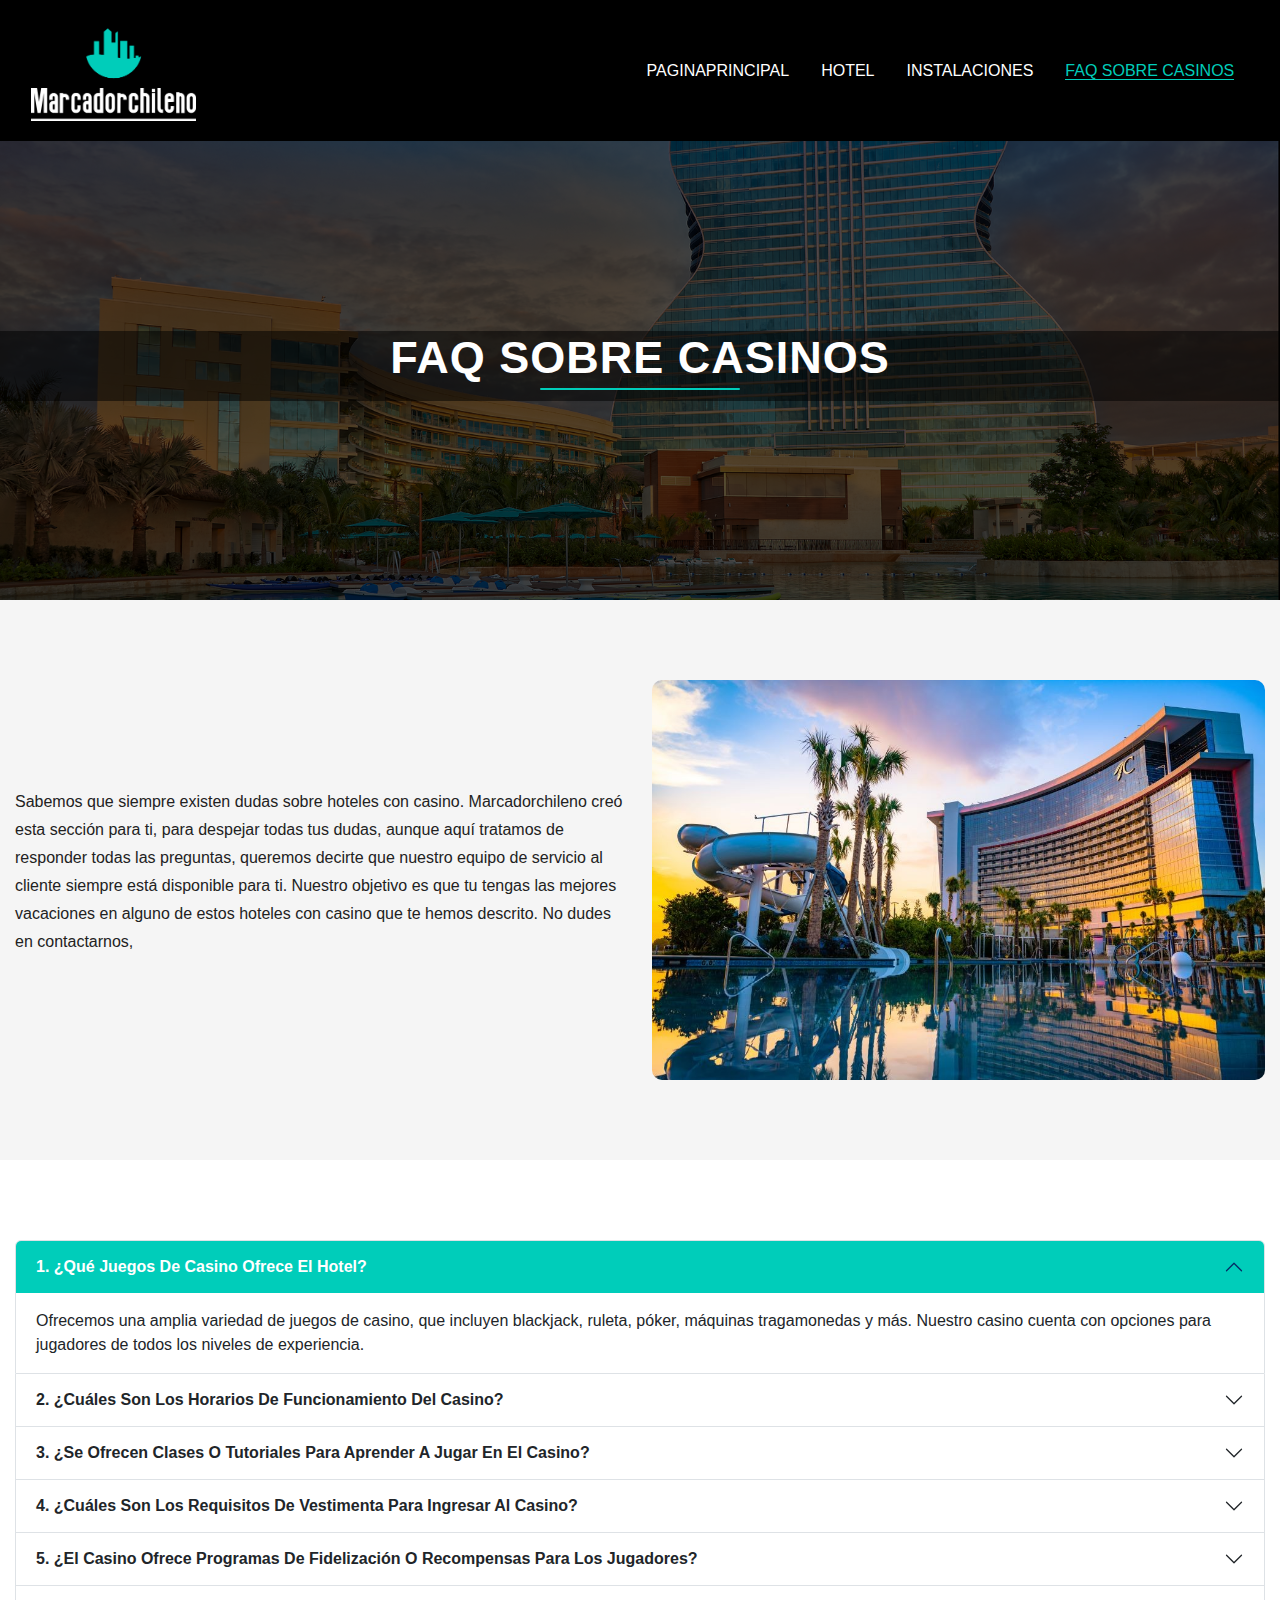
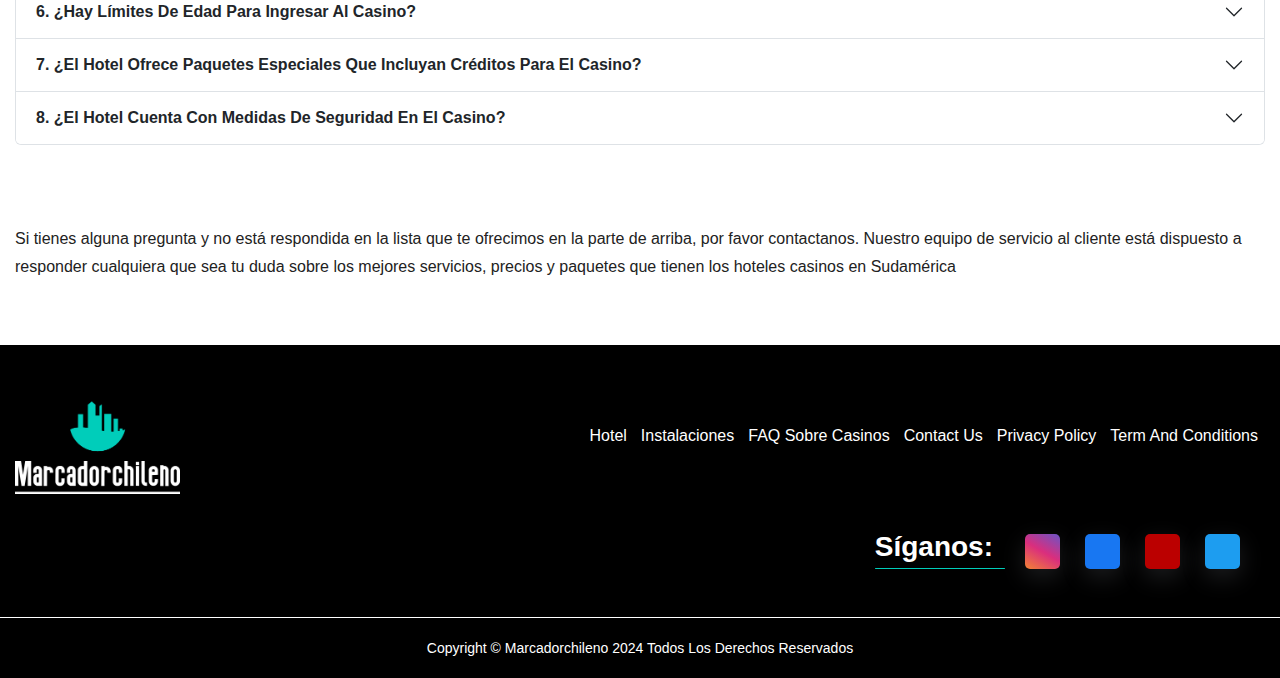
<file: faq-sobre-casinos.html>
<!DOCTYPE html>
<html lang="de">
   <head>
      <meta charset="UTF-8">
      <meta name="viewport" content="width=device-width, initial-scale=1.0">
      <title>FAQ  sobre Casinos</title>
      <link rel="icon" href="./assets/images/fav.png" type="image/x-icon">
      <link rel="stylesheet" href="./assets/css/bootstrap.css">
      <link rel="stylesheet" href="./assets/css/style.css">
      <link rel="stylesheet" href="./assets/css/responsive.css">
      <!-- font  -->
      <link rel="stylesheet" href="https://site-assets.fontawesome.com/releases/v6.5.0/css/all.css">
      <link rel="preconnect" href="https://fonts.googleapis.com">
      <link rel="preconnect" href="https://fonts.gstatic.com" crossorigin>
      <link
         href="https://fonts.googleapis.com/css2?family=Cardo:wght@700&family=Cormorant+Garamond:wght@400;500;600;700&family=Lora:wght@400;500&family=Montserrat:wght@400;500;600&family=Palanquin+Dark:wght@500;600;700&family=Playfair+Display:wght@500;600;700&family=Roboto:wght@400;500&display=swap"
         rel="stylesheet">
      <link rel="preconnect" href="https://fonts.googleapis.com">
      <link rel="preconnect" href="https://fonts.gstatic.com" crossorigin>
      <link
         href="https://fonts.googleapis.com/css2?family=Cardo:wght@700&family=Cormorant+Garamond:wght@400;500;600;700&family=Lora:wght@400;500&family=Montserrat:wght@300;400;500&family=Palanquin+Dark:wght@500;600;700&family=Playfair+Display:wght@500;600;700&family=Roboto:wght@400;500&display=swap"
         rel="stylesheet">
   </head>
   <body>
      <!-- header -->
      <header>
         <nav class="nav container">
            <input type="checkbox" id="nav-check">
            <div class="nav-header">
               <div class="nav-title">
                  <a href="./index.html" class="logo"><img src="./assets/images/logo5.png" alt="" class="img-fluid"></a>
               </div>
            </div>
            <div class="nav-btn">
               <label for="nav-check">
               <span></span>
               <span></span>
               <span></span>
               </label>
            </div>
            <ul class="nav-list">
               <li><a href="./index.html">Paginaprincipal</a></li>
               <li><a href="./casino.html">Hotel</a></li>
               <li><a href="./facilities.html">Instalaciones</a></li>
               <li><a href="./faq-sobre-casinos.html" class="active">FAQ sobre Casinos</a></li>
               <!-- <li><a href="./contact.html">Contact Us</a></li> -->
            </ul>
         </nav>
      </header>
      <!-- banner -->
      <div id="banner" class="sub_banner home_page_banner">
         <img src="./assets/images/casino_hotel_brazil.jpeg" alt="sub_banner_img">
         <div class="container">
            <div class="sub_banner_content text-center">
               <h1 class="mb-4 main_h2_heading">FAQ  sobre Casinos</h1>
            </div>
         </div>
      </div>
      <div class="after_banner_section section">
         <div class="container">
            <div class="row align-items-center">
               <div class="col-lg-6">
                  <div class="left_side_ab">
                     <p>Sabemos que siempre existen dudas sobre hoteles con casino. Marcadorchileno creó esta sección
                        para ti, para despejar todas tus dudas, aunque aquí tratamos de responder todas las preguntas,
                        queremos decirte que nuestro equipo de servicio al cliente siempre está disponible para ti. Nuestro
                        objetivo es que tu tengas las mejores vacaciones en alguno de estos hoteles con casino que te
                        hemos descrito. No dudes en contactarnos,
                     </p>
                  </div>
               </div>
               <div class="col-lg-6">
                  <div class="right_side_ab">
                     <img src="./assets/images/mid_america_casino.jpg" alt="" class="img-fluid">
                  </div>
               </div>
            </div>
         </div>
      </div>
      
      <div class="qa-section section">
      <div class="accordion" id="accordionExample">
         <div class="container">
            <div class="accordion-item">
               <h3 class="accordion-header">
                 <button class="accordion-button" type="button" data-bs-toggle="collapse" data-bs-target="#collapseOne" aria-expanded="true" aria-controls="collapseOne">
                 1. ¿Qué juegos de casino ofrece el hotel?
                 </button>
               </h3>
               <div id="collapseOne" class="accordion-collapse collapse show" data-bs-parent="#accordionExample">
                 <div class="accordion-body">
                   Ofrecemos una amplia variedad de juegos de casino, que incluyen blackjack, ruleta,
                     póker, máquinas tragamonedas y más. Nuestro casino cuenta con opciones para
                     jugadores de todos los niveles de experiencia.
                 </div>
               </div>
             </div>
             <div class="accordion-item">
               <h3 class="accordion-header">
                 <button class="accordion-button collapsed" type="button" data-bs-toggle="collapse" data-bs-target="#collapseTwo" aria-expanded="false" aria-controls="collapseTwo">
                 2. ¿Cuáles son los horarios de funcionamiento del casino?
                 </button>
               </h3>
               <div id="collapseTwo" class="accordion-collapse collapse" data-bs-parent="#accordionExample">
                 <div class="accordion-body">
                 Nuestro casino está abierto las 24 horas del día, los 7 días de la semana, para
                     garantizar que nuestros huéspedes puedan disfrutar de la emoción del juego en
                     cualquier momento que lo deseen.
                 </div>
               </div>
             </div>
             <div class="accordion-item">
               <h3 class="accordion-header">
                 <button class="accordion-button collapsed" type="button" data-bs-toggle="collapse" data-bs-target="#collapseThree" aria-expanded="false" aria-controls="collapseThree">
                  3. ¿Se ofrecen clases o tutoriales para aprender a jugar en el casino?
                 </button>
               </h3>
               <div id="collapseThree" class="accordion-collapse collapse" data-bs-parent="#accordionExample">
                 <div class="accordion-body">
                   Sí, ofrecemos clases y tutoriales para aquellos que deseen aprender los juegos de
                     casino. Nuestro personal experto estará encantado de ayudarte a familiarizarte con
                     las reglas y estrategias de los juegos.
                 </div>
               </div>
             </div>
             <div class="accordion-item">
                <h3 class="accordion-header">
                  <button class="accordion-button collapsed" type="button" data-bs-toggle="collapse" data-bs-target="#collapsefour" aria-expanded="false" aria-controls="collapsefour">
                     4. ¿Cuáles son los requisitos de vestimenta para ingresar al casino?
                  </button>
                </h3>
                <div id="collapsefour" class="accordion-collapse collapse" data-bs-parent="#accordionExample">
                  <div class="accordion-body">
                    Se requiere una vestimenta adecuada para ingresar al casino. Se recomienda vestir
                     de manera elegante y casual. Se prohíbe el uso de ropa deportiva, trajes de baño o
                     calzado informal.
                  </div>
                </div>
              </div>
              <div class="accordion-item">
                <h3 class="accordion-header">
                  <button class="accordion-button collapsed" type="button" data-bs-toggle="collapse" data-bs-target="#collapsefive" aria-expanded="false" aria-controls="collapsefive">
                     5. ¿El casino ofrece programas de fidelización o recompensas para los jugadores?
                  </button>
                </h3>
                <div id="collapsefive" class="accordion-collapse collapse" data-bs-parent="#accordionExample">
                  <div class="accordion-body">
                    Sí, tenemos un programa de fidelización que recompensa a nuestros jugadores con
                     una variedad de beneficios, que incluyen descuentos en el hotel, comidas gratuitas,
                     acceso a eventos exclusivos y más.
                  </div>
                </div>
              </div>
              <div class="accordion-item">
                <h3 class="accordion-header">
                  <button class="accordion-button collapsed" type="button" data-bs-toggle="collapse" data-bs-target="#collapsesix" aria-expanded="false" aria-controls="collapsesix">
                     6. ¿Hay límites de edad para ingresar al casino?
                  </button>
                </h3>
                <div id="collapsesix" class="accordion-collapse collapse" data-bs-parent="#accordionExample">
                  <div class="accordion-body">
                   Sí, para ingresar al casino, los huéspedes deben tener al menos 18 años de edad.
                     Se requerirá una identificación válida con fotografía para verificar la edad.
                  </div>
                </div>
              </div>
              <div class="accordion-item">
                <h3 class="accordion-header">
                  <button class="accordion-button collapsed" type="button" data-bs-toggle="collapse" data-bs-target="#collapseseven" aria-expanded="false" aria-controls="collapseseven">
                    7. ¿El hotel ofrece paquetes especiales que incluyan créditos para el casino?
                  </button>
                </h3>
                <div id="collapseseven" class="accordion-collapse collapse" data-bs-parent="#accordionExample">
                  <div class="accordion-body">
                    Sí, ofrecemos paquetes especiales que incluyen créditos para el casino, así como
                     alojamiento de lujo, comidas gourmet, tratamientos de spa y más. Visita nuestra
                     sección de ofertas especiales para conocer las opciones disponibles.
                  </div>
                </div>
              </div>
              <div class="accordion-item">
                <h3 class="accordion-header">
                  <button class="accordion-button collapsed" type="button" data-bs-toggle="collapse" data-bs-target="#collapseeight" aria-expanded="false" aria-controls="collapseeight">
                     8. ¿El hotel cuenta con medidas de seguridad en el casino?
                  </button>
                </h3>
                <div id="collapseeight" class="accordion-collapse collapse" data-bs-parent="#accordionExample">
                  <div class="accordion-body">
                    Sí, la seguridad de nuestros huéspedes es nuestra principal prioridad. Contamos con
                     sistemas de seguridad de última generación y personal capacitado para garantizar
                     un entorno seguro y protegido en todo momento.
                  </div>
                </div>
              </div>
         </div>
       
       </div>
       </div>

       <div class="conclusion py-5 pt-0">
         <div class="container">
            <div class="row">
               <div class="col-12">
                  <div class="conclusion-text">
                     <p>Si tienes alguna pregunta y no está respondida en la lista que te ofrecimos en la
                        parte de arriba, por favor contactanos. Nuestro equipo de servicio al cliente está
                        dispuesto a responder cualquiera que sea tu duda sobre los mejores servicios,
                        precios y paquetes que tienen los hoteles casinos en Sudamérica
                        </p>
                  </div>
               </div>
            </div>
         </div>
      </div>

      <footer class="py-5">
         <div class="container">
            <div class="top_footer">
               <div class="row align-items-center">
                  <div class="col-12 col-xl-3">
                     <div class="footer_left">
                        <img src="./assets/images/logo5.png" alt="" class="img-fluid">
                     </div>
                  </div>
                  <div class="col-12 col-xl-9">
                     <div class="footer_left footer_right_ul">
                        <ul>
                           <li><a href="./casino.html">Hotel</a></li>
                           <li><a href="./facilities.html">Instalaciones</a></li>
                           <li><a href="./faq-sobre-casinos.html">FAQ sobre Casinos</a></li>
                           <li><a href="./contact.html">Contact Us</a></li>
                           <li><a href="./privacy_policy.html"> Privacy Policy</a></li>
                           <li><a href="./terms_and_conditions.html">Term and conditions</a></li>
                        </ul>
                     </div>
                  </div>
               </div>
            </div>
            <div class="row">
               <div class="col">
                  <div class="footer_right">
                     <h2 class="mb-0">Síganos:  </h2>
                     <ul>
                        <li><a href=""><i class="fa-brands fa-instagram"></i></a></li>
                        <li><a href=""><i class="fa-brands fa-facebook-f"></i></a></li>
                        <li><a href=""><i class="fa-brands fa-youtube"></i></a></li>
                        <li><a href=""><i class="fa-brands fa-twitter"></i></a></li>
                     </ul>
                  </div>
               </div>
            </div>
         </div>
      </footer>
      <div class="lower_footer">
         <div class="container">
            <div class="row">
               <div class="col text-center">
                  <p class="py-3 mb-0">Copyright © marcadorchileno 2024 Todos los derechos reservados</p>
               </div>
            </div>
         </div>
      </div>
      <script src="https://code.jquery.com/jquery-3.7.1.min.js"
         integrity="sha256-/JqT3SQfawRcv/BIHPThkBvs0OEvtFFmqPF/lYI/Cxo=" crossorigin="anonymous"></script>
      <script src="./assets/js/bootstrap.bundle.js"></script>
   </body>
</html>
</file>
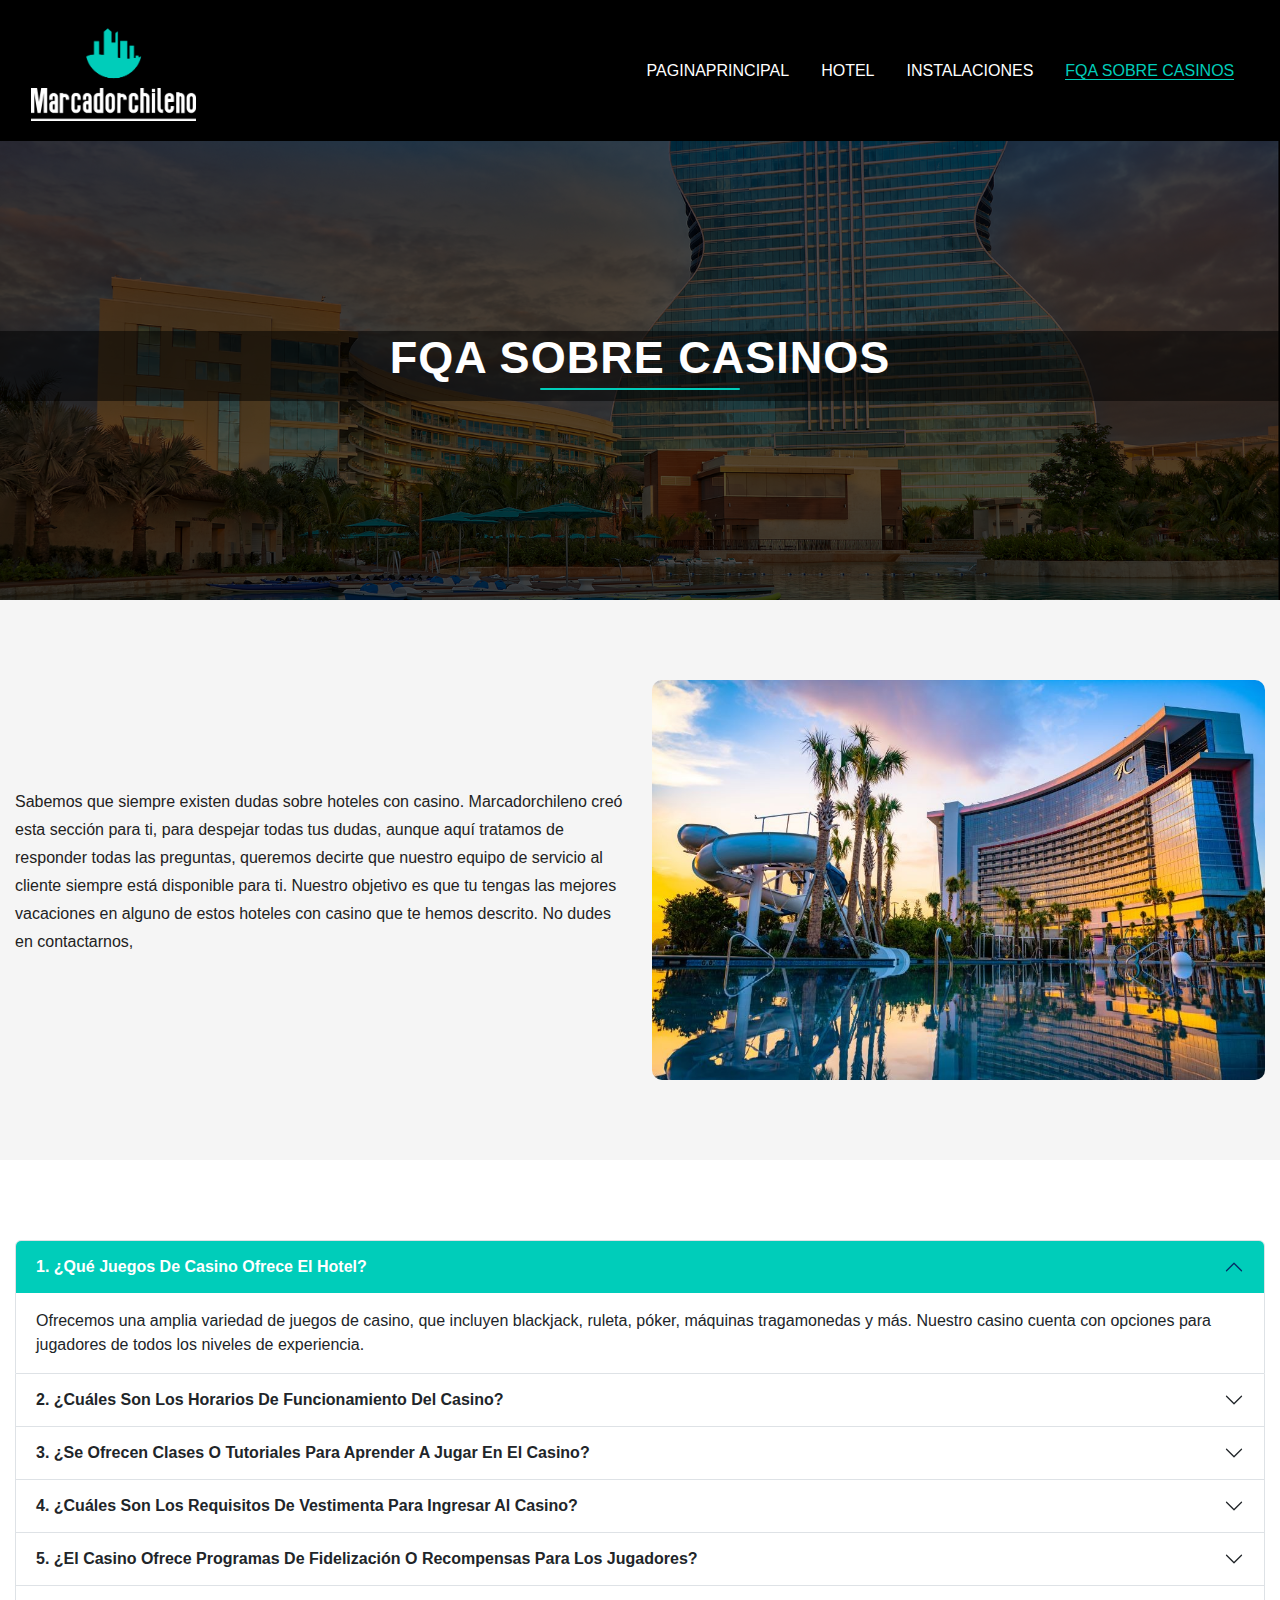
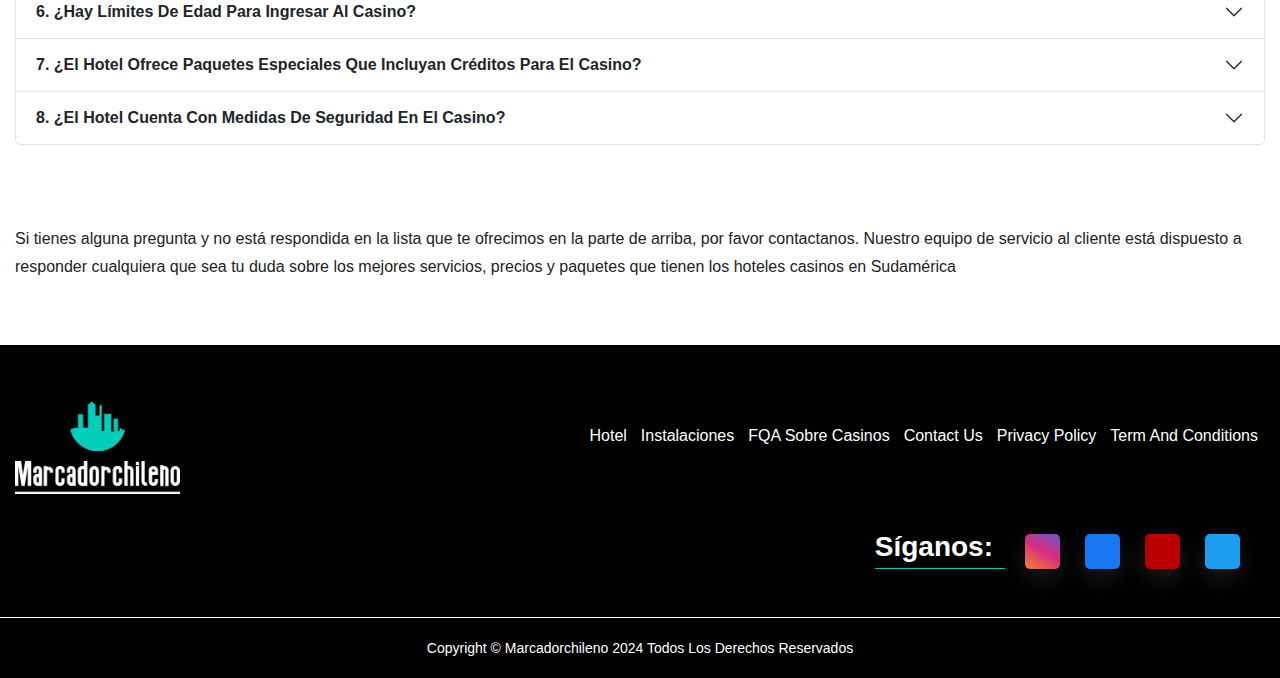
<file: fqa-sobre-casinos.html>
<!DOCTYPE html>
<html lang="de">
   <head>
      <meta charset="UTF-8">
      <meta name="viewport" content="width=device-width, initial-scale=1.0">
      <title>FQA sobre Casinos</title>
      <link rel="icon" href="./assets/images/fav.png" type="image/x-icon">
      <link rel="stylesheet" href="./assets/css/bootstrap.css">
      <link rel="stylesheet" href="./assets/css/style.css">
      <link rel="stylesheet" href="./assets/css/responsive.css">
      <!-- font  -->
      <link rel="stylesheet" href="https://site-assets.fontawesome.com/releases/v6.5.0/css/all.css">
      <link rel="preconnect" href="https://fonts.googleapis.com">
      <link rel="preconnect" href="https://fonts.gstatic.com" crossorigin>
      <link
         href="https://fonts.googleapis.com/css2?family=Cardo:wght@700&family=Cormorant+Garamond:wght@400;500;600;700&family=Lora:wght@400;500&family=Montserrat:wght@400;500;600&family=Palanquin+Dark:wght@500;600;700&family=Playfair+Display:wght@500;600;700&family=Roboto:wght@400;500&display=swap"
         rel="stylesheet">
      <link rel="preconnect" href="https://fonts.googleapis.com">
      <link rel="preconnect" href="https://fonts.gstatic.com" crossorigin>
      <link
         href="https://fonts.googleapis.com/css2?family=Cardo:wght@700&family=Cormorant+Garamond:wght@400;500;600;700&family=Lora:wght@400;500&family=Montserrat:wght@300;400;500&family=Palanquin+Dark:wght@500;600;700&family=Playfair+Display:wght@500;600;700&family=Roboto:wght@400;500&display=swap"
         rel="stylesheet">
   </head>
   <body>
      <!-- header -->
      <header>
         <nav class="nav container">
            <input type="checkbox" id="nav-check">
            <div class="nav-header">
               <div class="nav-title">
                  <a href="./index.html" class="logo"><img src="./assets/images/logo5.png" alt="" class="img-fluid"></a>
               </div>
            </div>
            <div class="nav-btn">
               <label for="nav-check">
               <span></span>
               <span></span>
               <span></span>
               </label>
            </div>
            <ul class="nav-list">
               <li><a href="./index.html">Paginaprincipal</a></li>
               <li><a href="./casino.html">Hotel</a></li>
               <li><a href="./facilities.html">Instalaciones</a></li>
               <li><a href="./fqa-sobre-casinos.html" class="active">FQA sobre Casinos</a></li>
               <!-- <li><a href="./contact.html">Contact Us</a></li> -->
            </ul>
         </nav>
      </header>
      <!-- banner -->
      <div id="banner" class="sub_banner home_page_banner">
         <img src="./assets/images/casino_hotel_brazil.jpeg" alt="sub_banner_img">
         <div class="container">
            <div class="sub_banner_content text-center">
               <h1 class="mb-4 main_h2_heading">FQA sobre Casinos</h1>
            </div>
         </div>
      </div>
      <div class="after_banner_section section">
         <div class="container">
            <div class="row align-items-center">
               <div class="col-lg-6">
                  <div class="left_side_ab">
                     <p>Sabemos que siempre existen dudas sobre hoteles con casino. Marcadorchileno creó esta sección
                        para ti, para despejar todas tus dudas, aunque aquí tratamos de responder todas las preguntas,
                        queremos decirte que nuestro equipo de servicio al cliente siempre está disponible para ti. Nuestro
                        objetivo es que tu tengas las mejores vacaciones en alguno de estos hoteles con casino que te
                        hemos descrito. No dudes en contactarnos,
                     </p>
                  </div>
               </div>
               <div class="col-lg-6">
                  <div class="right_side_ab">
                     <img src="./assets/images/mid_america_casino.jpg" alt="" class="img-fluid">
                  </div>
               </div>
            </div>
         </div>
      </div>
      
      <div class="qa-section section">
      <div class="accordion" id="accordionExample">
         <div class="container">
            <div class="accordion-item">
               <h3 class="accordion-header">
                 <button class="accordion-button" type="button" data-bs-toggle="collapse" data-bs-target="#collapseOne" aria-expanded="true" aria-controls="collapseOne">
                 1. ¿Qué juegos de casino ofrece el hotel?
                 </button>
               </h3>
               <div id="collapseOne" class="accordion-collapse collapse show" data-bs-parent="#accordionExample">
                 <div class="accordion-body">
                   Ofrecemos una amplia variedad de juegos de casino, que incluyen blackjack, ruleta,
                     póker, máquinas tragamonedas y más. Nuestro casino cuenta con opciones para
                     jugadores de todos los niveles de experiencia.
                 </div>
               </div>
             </div>
             <div class="accordion-item">
               <h3 class="accordion-header">
                 <button class="accordion-button collapsed" type="button" data-bs-toggle="collapse" data-bs-target="#collapseTwo" aria-expanded="false" aria-controls="collapseTwo">
                 2. ¿Cuáles son los horarios de funcionamiento del casino?
                 </button>
               </h3>
               <div id="collapseTwo" class="accordion-collapse collapse" data-bs-parent="#accordionExample">
                 <div class="accordion-body">
                 Nuestro casino está abierto las 24 horas del día, los 7 días de la semana, para
                     garantizar que nuestros huéspedes puedan disfrutar de la emoción del juego en
                     cualquier momento que lo deseen.
                 </div>
               </div>
             </div>
             <div class="accordion-item">
               <h3 class="accordion-header">
                 <button class="accordion-button collapsed" type="button" data-bs-toggle="collapse" data-bs-target="#collapseThree" aria-expanded="false" aria-controls="collapseThree">
                  3. ¿Se ofrecen clases o tutoriales para aprender a jugar en el casino?
                 </button>
               </h3>
               <div id="collapseThree" class="accordion-collapse collapse" data-bs-parent="#accordionExample">
                 <div class="accordion-body">
                   Sí, ofrecemos clases y tutoriales para aquellos que deseen aprender los juegos de
                     casino. Nuestro personal experto estará encantado de ayudarte a familiarizarte con
                     las reglas y estrategias de los juegos.
                 </div>
               </div>
             </div>
             <div class="accordion-item">
                <h3 class="accordion-header">
                  <button class="accordion-button collapsed" type="button" data-bs-toggle="collapse" data-bs-target="#collapsefour" aria-expanded="false" aria-controls="collapsefour">
                     4. ¿Cuáles son los requisitos de vestimenta para ingresar al casino?
                  </button>
                </h3>
                <div id="collapsefour" class="accordion-collapse collapse" data-bs-parent="#accordionExample">
                  <div class="accordion-body">
                    Se requiere una vestimenta adecuada para ingresar al casino. Se recomienda vestir
                     de manera elegante y casual. Se prohíbe el uso de ropa deportiva, trajes de baño o
                     calzado informal.
                  </div>
                </div>
              </div>
              <div class="accordion-item">
                <h3 class="accordion-header">
                  <button class="accordion-button collapsed" type="button" data-bs-toggle="collapse" data-bs-target="#collapsefive" aria-expanded="false" aria-controls="collapsefive">
                     5. ¿El casino ofrece programas de fidelización o recompensas para los jugadores?
                  </button>
                </h3>
                <div id="collapsefive" class="accordion-collapse collapse" data-bs-parent="#accordionExample">
                  <div class="accordion-body">
                    Sí, tenemos un programa de fidelización que recompensa a nuestros jugadores con
                     una variedad de beneficios, que incluyen descuentos en el hotel, comidas gratuitas,
                     acceso a eventos exclusivos y más.
                  </div>
                </div>
              </div>
              <div class="accordion-item">
                <h3 class="accordion-header">
                  <button class="accordion-button collapsed" type="button" data-bs-toggle="collapse" data-bs-target="#collapsesix" aria-expanded="false" aria-controls="collapsesix">
                     6. ¿Hay límites de edad para ingresar al casino?
                  </button>
                </h3>
                <div id="collapsesix" class="accordion-collapse collapse" data-bs-parent="#accordionExample">
                  <div class="accordion-body">
                   Sí, para ingresar al casino, los huéspedes deben tener al menos 18 años de edad.
                     Se requerirá una identificación válida con fotografía para verificar la edad.
                  </div>
                </div>
              </div>
              <div class="accordion-item">
                <h3 class="accordion-header">
                  <button class="accordion-button collapsed" type="button" data-bs-toggle="collapse" data-bs-target="#collapseseven" aria-expanded="false" aria-controls="collapseseven">
                    7. ¿El hotel ofrece paquetes especiales que incluyan créditos para el casino?
                  </button>
                </h3>
                <div id="collapseseven" class="accordion-collapse collapse" data-bs-parent="#accordionExample">
                  <div class="accordion-body">
                    Sí, ofrecemos paquetes especiales que incluyen créditos para el casino, así como
                     alojamiento de lujo, comidas gourmet, tratamientos de spa y más. Visita nuestra
                     sección de ofertas especiales para conocer las opciones disponibles.
                  </div>
                </div>
              </div>
              <div class="accordion-item">
                <h3 class="accordion-header">
                  <button class="accordion-button collapsed" type="button" data-bs-toggle="collapse" data-bs-target="#collapseeight" aria-expanded="false" aria-controls="collapseeight">
                     8. ¿El hotel cuenta con medidas de seguridad en el casino?
                  </button>
                </h3>
                <div id="collapseeight" class="accordion-collapse collapse" data-bs-parent="#accordionExample">
                  <div class="accordion-body">
                    Sí, la seguridad de nuestros huéspedes es nuestra principal prioridad. Contamos con
                     sistemas de seguridad de última generación y personal capacitado para garantizar
                     un entorno seguro y protegido en todo momento.
                  </div>
                </div>
              </div>
         </div>
       
       </div>
       </div>

       <div class="conclusion py-5 pt-0">
         <div class="container">
            <div class="row">
               <div class="col-12">
                  <div class="conclusion-text">
                     <p>Si tienes alguna pregunta y no está respondida en la lista que te ofrecimos en la
                        parte de arriba, por favor contactanos. Nuestro equipo de servicio al cliente está
                        dispuesto a responder cualquiera que sea tu duda sobre los mejores servicios,
                        precios y paquetes que tienen los hoteles casinos en Sudamérica
                        </p>
                  </div>
               </div>
            </div>
         </div>
      </div>

      <footer class="py-5">
         <div class="container">
            <div class="top_footer">
               <div class="row align-items-center">
                  <div class="col-12 col-xl-3">
                     <div class="footer_left">
                        <img src="./assets/images/logo5.png" alt="" class="img-fluid">
                     </div>
                  </div>
                  <div class="col-12 col-xl-9">
                     <div class="footer_left footer_right_ul">
                        <ul>
                           <li><a href="./casino.html">Hotel</a></li>
                           <li><a href="./facilities.html">Instalaciones</a></li>
                           <li><a href="./fqa-sobre-casinos.html">FQA sobre Casinos</a></li>
                           <li><a href="./contact.html">Contact Us</a></li>
                           <li><a href="./privacy_policy.html"> Privacy Policy</a></li>
                           <li><a href="./terms_and_conditions.html">Term and conditions</a></li>
                        </ul>
                     </div>
                  </div>
               </div>
            </div>
            <div class="row">
               <div class="col">
                  <div class="footer_right">
                     <h2 class="mb-0">Síganos:  </h2>
                     <ul>
                        <li><a href=""><i class="fa-brands fa-instagram"></i></a></li>
                        <li><a href=""><i class="fa-brands fa-facebook-f"></i></a></li>
                        <li><a href=""><i class="fa-brands fa-youtube"></i></a></li>
                        <li><a href=""><i class="fa-brands fa-twitter"></i></a></li>
                     </ul>
                  </div>
               </div>
            </div>
         </div>
      </footer>
      <div class="lower_footer">
         <div class="container">
            <div class="row">
               <div class="col text-center">
                  <p class="py-3 mb-0">Copyright © marcadorchileno 2024 Todos los derechos reservados</p>
               </div>
            </div>
         </div>
      </div>
      <script src="https://code.jquery.com/jquery-3.7.1.min.js"
         integrity="sha256-/JqT3SQfawRcv/BIHPThkBvs0OEvtFFmqPF/lYI/Cxo=" crossorigin="anonymous"></script>
      <script src="./assets/js/bootstrap.bundle.js"></script>
   </body>
</html>
</file>
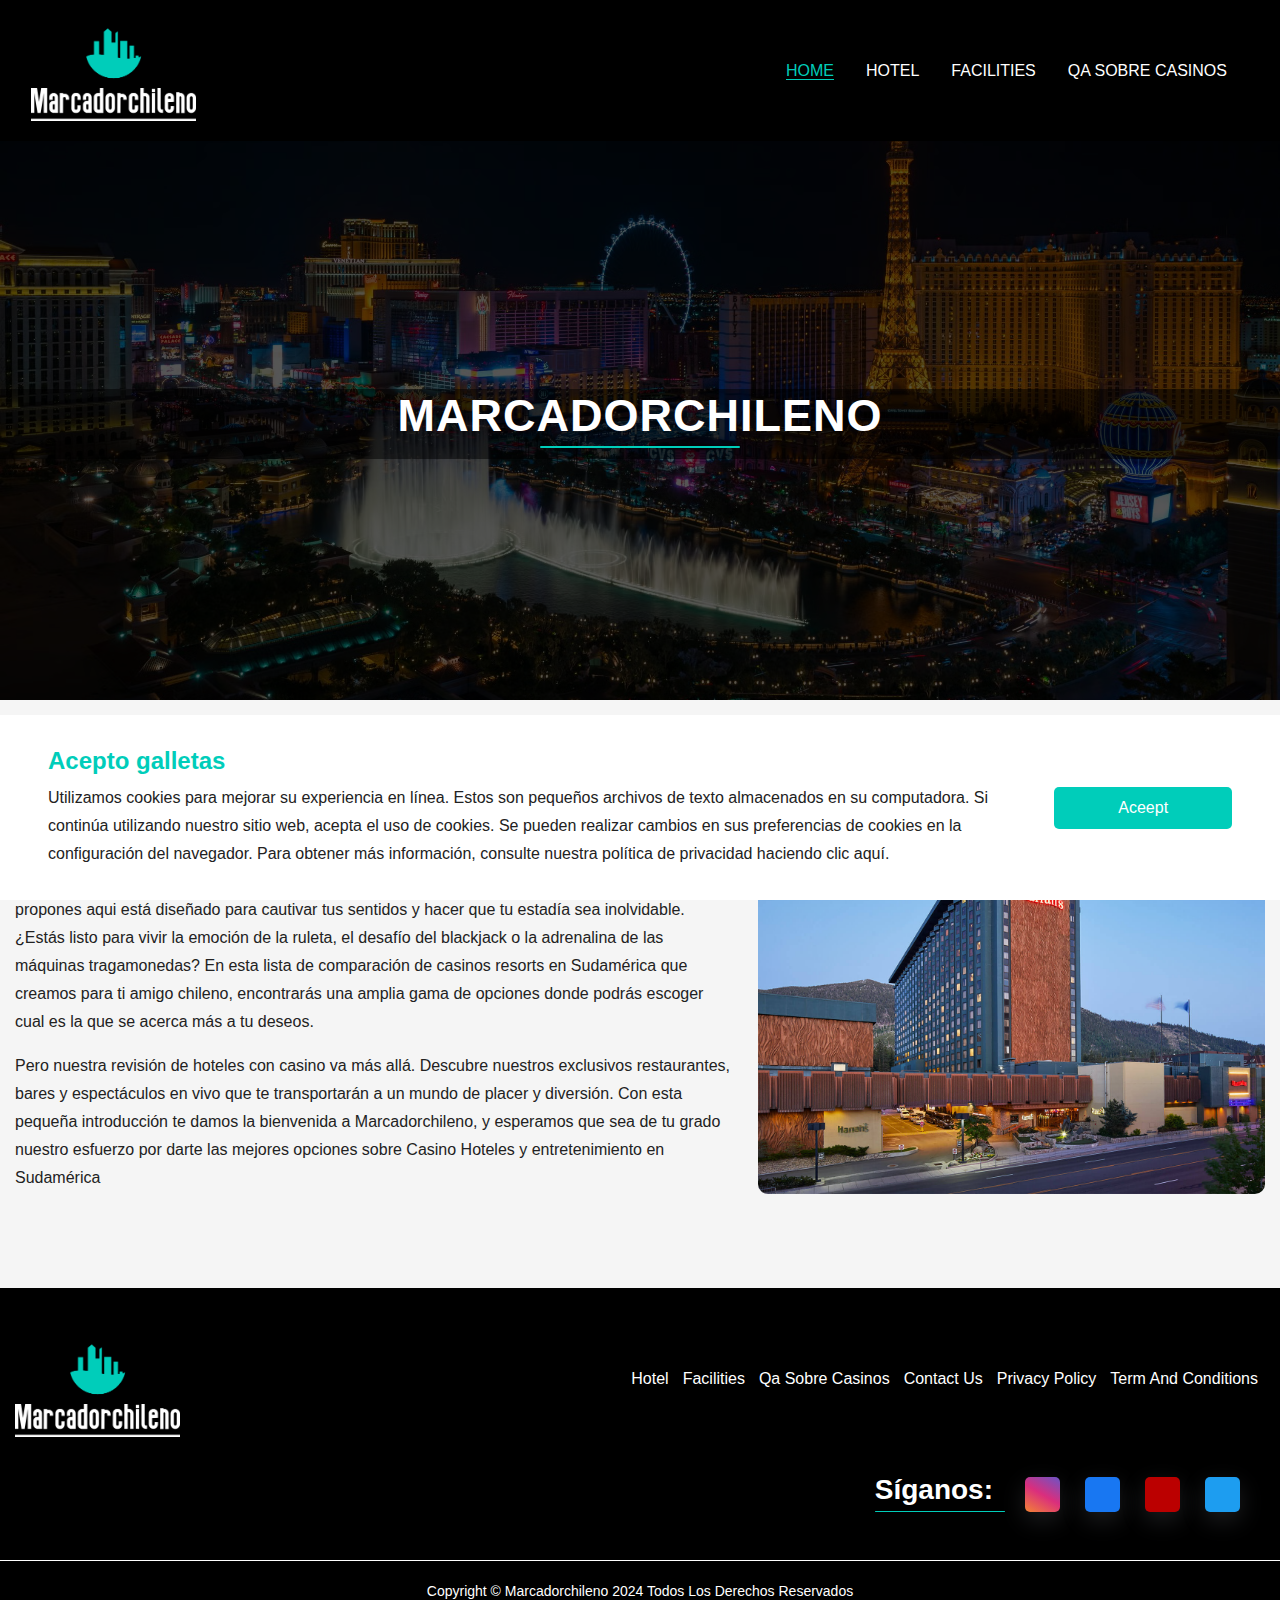
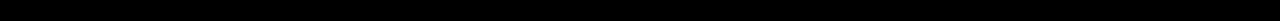
<file: home.html>
<!DOCTYPE html>
<html lang="de">

<head>
   <meta charset="UTF-8">
   <meta name="viewport" content="width=device-width, initial-scale=1.0">
   <title>Marcadorchileno</title>
   <link rel="icon" href="./assets/images/fav.png" type="image/x-icon">
   <link rel="stylesheet" href="./assets/css/bootstrap.css">
   <link rel="stylesheet" href="./assets/css/style.css">
   <link rel="stylesheet" href="./assets/css/responsive.css">
   <!-- font  -->
   <link rel="stylesheet" href="https://site-assets.fontawesome.com/releases/v6.5.0/css/all.css">
   <link rel="preconnect" href="https://fonts.googleapis.com">
   <link rel="preconnect" href="https://fonts.gstatic.com" crossorigin>
   <link
      href="https://fonts.googleapis.com/css2?family=Cardo:wght@700&family=Cormorant+Garamond:wght@400;500;600;700&family=Lora:wght@400;500&family=Montserrat:wght@400;500;600&family=Palanquin+Dark:wght@500;600;700&family=Playfair+Display:wght@500;600;700&family=Roboto:wght@400;500&display=swap"
      rel="stylesheet">
   <link rel="preconnect" href="https://fonts.googleapis.com">
   <link rel="preconnect" href="https://fonts.gstatic.com" crossorigin>
   <link
      href="https://fonts.googleapis.com/css2?family=Cardo:wght@700&family=Cormorant+Garamond:wght@400;500;600;700&family=Lora:wght@400;500&family=Montserrat:wght@300;400;500&family=Palanquin+Dark:wght@500;600;700&family=Playfair+Display:wght@500;600;700&family=Roboto:wght@400;500&display=swap"
      rel="stylesheet">
</head>

<body>
   <!-- header -->
   <header>
      <nav class="nav container">
         <input type="checkbox" id="nav-check">
         <div class="nav-header">
            <div class="nav-title">
               <a href="./home.html" class="logo"><img src="./assets/images/logo5.png" alt="" class="img-fluid"></a>
            </div>
         </div>
         <div class="nav-btn">
            <label for="nav-check">
               <span></span>
               <span></span>
               <span></span>
            </label>
         </div>
         <ul class="nav-list">
            <li><a href="./home.html" class="active">Home</a></li>
            <li><a href="./casino.html">Hotel</a></li>
            <li><a href="./facilities.html">Facilities</a></li>
            <li><a href="./qa-sobre-casinos.html">Qa Sobre Casinos</a></li>
            <!-- <li><a href="./contact.html">Contact Us</a></li> -->
         </ul>
      </nav>
   </header>
   <!-- banner -->
   <div id="banner" class="sub_banner home_page_banner page_home_banner">
      <img src="./assets/images/background_home.avif" alt="sub_banner_img">
      <div class="container">
         <div class="sub_banner_content text-center">
            <h1>Marcadorchileno</h1>
         </div>
      </div>
   </div>
   <div class="after_banner_section section">
      <div class="container">
         <div class="row align-items-center">
            <div class="col-lg-7">
               <div class="left_side_ab">
                  <div class="col  mb-3">
                  </div>
                  <p>Marcadorchileno fue creado para darte la oportunidad de explorar un universo de lujo,
                     entretenimiento y la vibrante energía de los juegos de azar.
                  </p>
                  <p>Desde majestuosos salones de juego hasta lujosas habitaciones y suites, cada Casino Hotel que
                     propones aqui está diseñado para cautivar tus sentidos y hacer que tu estadía sea inolvidable.
                     ¿Estás listo para vivir la emoción de la ruleta, el desafío del blackjack o la adrenalina de las
                     máquinas
                     tragamonedas? En esta lista de comparación de casinos resorts en Sudamérica que creamos para ti
                     amigo chileno, encontrarás una amplia gama de opciones donde podrás escoger cual es la que se
                     acerca más a tu deseos.
                  </p>
                  <p>Pero nuestra revisión de hoteles con casino va más allá. Descubre nuestros exclusivos restaurantes,
                     bares y espectáculos en vivo que te transportarán a un mundo de placer y diversión. Con esta
                     pequeña introducción te damos la bienvenida a Marcadorchileno, y esperamos que sea de tu grado
                     nuestro esfuerzo por darte las mejores opciones sobre Casino Hoteles y entretenimiento en
                     Sudamérica</p>
               </div>
            </div>
            <div class="col-lg-5">
               <div class="right_side_ab">
                  <img src="./assets/images/home_banner.jpg" alt="" class="img-fluid">
               </div>
            </div>
         </div>
      </div>
   </div>
   
   <footer class="py-5">
      <div class="container">
         <div class="top_footer">
            <div class="row align-items-center">
               <div class="col-12 col-xl-3">
                  <div class="footer_left">
                     <a href="./index.html">
                        <img src="./assets/images/logo5.png" alt="" class="img-fluid">
                     </a>
                  </div>
               </div>
               <div class="col-12 col-xl-9">
                  <div class="footer_left footer_right_ul">
                     <ul>
                        <li><a href="./casino.html">Hotel</a></li>
                        <li><a href="./facilities.html">Facilities</a></li>
                        <li><a href="./qa-sobre-casinos.html">Qa Sobre Casinos</a></li>
                        <li><a href="./contact.html">Contact Us</a></li>
                        <li><a href="./privacy_policy.html"> Privacy Policy</a></li>
                        <li><a href="./terms_and_conditions.html">Term and conditions</a></li>
                     </ul>
                  </div>
               </div>
            </div>
         </div>
         <div class="row">
            <div class="col">
               <div class="footer_right">
                  <h2 class="mb-0">Síganos: </h2>
                  <ul>
                     <li><a href=""><i class="fa-brands fa-instagram"></i></a></li>
                     <li><a href=""><i class="fa-brands fa-facebook-f"></i></a></li>
                     <li><a href=""><i class="fa-brands fa-youtube"></i></a></li>
                     <li><a href=""><i class="fa-brands fa-twitter"></i></a></li>
                  </ul>
               </div>
            </div>
         </div>
      </div>
   </footer>
   <div class="lower_footer">
      <div class="container">
         <div class="row">
            <div class="col text-center">
               <p class="py-3 mb-0">Copyright © marcadorchileno 2024 Todos los derechos reservados</p>
            </div>
         </div>
      </div>
   </div>

   <div class="cookie-alert show">
      <div class="card-body">
         <div class="cookie-content">
            <h4>
               Acepto galletas</h4>
            <p>Utilizamos cookies para mejorar su experiencia en línea. Estos son pequeños archivos de texto
               almacenados en su computadora. Si continúa utilizando nuestro sitio web, acepta el uso de cookies.
               Se pueden realizar cambios en sus preferencias de cookies en la configuración del navegador. Para
               obtener más información, consulte nuestra política de privacidad haciendo clic aquí.
            </p>
         </div>
         <div class="accept-btn">
            <a href="#" class="accept-cookies button common_btn">
               Aceept</a>
         </div>
      </div>
   </div>


   <script src="https://code.jquery.com/jquery-3.7.1.min.js"
      integrity="sha256-/JqT3SQfawRcv/BIHPThkBvs0OEvtFFmqPF/lYI/Cxo=" crossorigin="anonymous"></script>
   <script src="./assets/js/bootstrap.bundle.js"></script>
   <script>
      (function () {
         "use strict";

         var cookieAlert = document.querySelector(".cookie-alert");
         var acceptCookies = document.querySelector(".accept-cookies");

         cookieAlert.offsetHeight; // Force browser to trigger reflow (https://stackoverflow.com/a/39451131)

         if (!getCookie("acceptCookies")) {
            cookieAlert.classList.add("show");
         }

         acceptCookies.addEventListener("click", function () {
            setCookie("acceptCookies", true, 60);
            cookieAlert.classList.remove("show");
         });
      })();

      // Cookie functions stolen from w3schools
      function setCookie(cname, cvalue, exdays) {
         var d = new Date();
         d.setTime(d.getTime() + (exdays * 24 * 60 * 60 * 1000));
         var expires = "expires=" + d.toUTCString();
         document.cookie = cname + "=" + cvalue + ";" + expires + ";path=/";
      }

      function getCookie(cname) {
         var name = cname + "=";
         var decodedCookie = decodeURIComponent(document.cookie);
         var ca = decodedCookie.split(';');
         for (var i = 0; i < ca.length; i++) {
            var c = ca[i];
            while (c.charAt(0) === ' ') {
               c = c.substring(1);
            }
            if (c.indexOf(name) === 0) {
               return c.substring(name.length, c.length);
            }
         }
         return "";
      }
   </script>
</body>

</html>
</file>
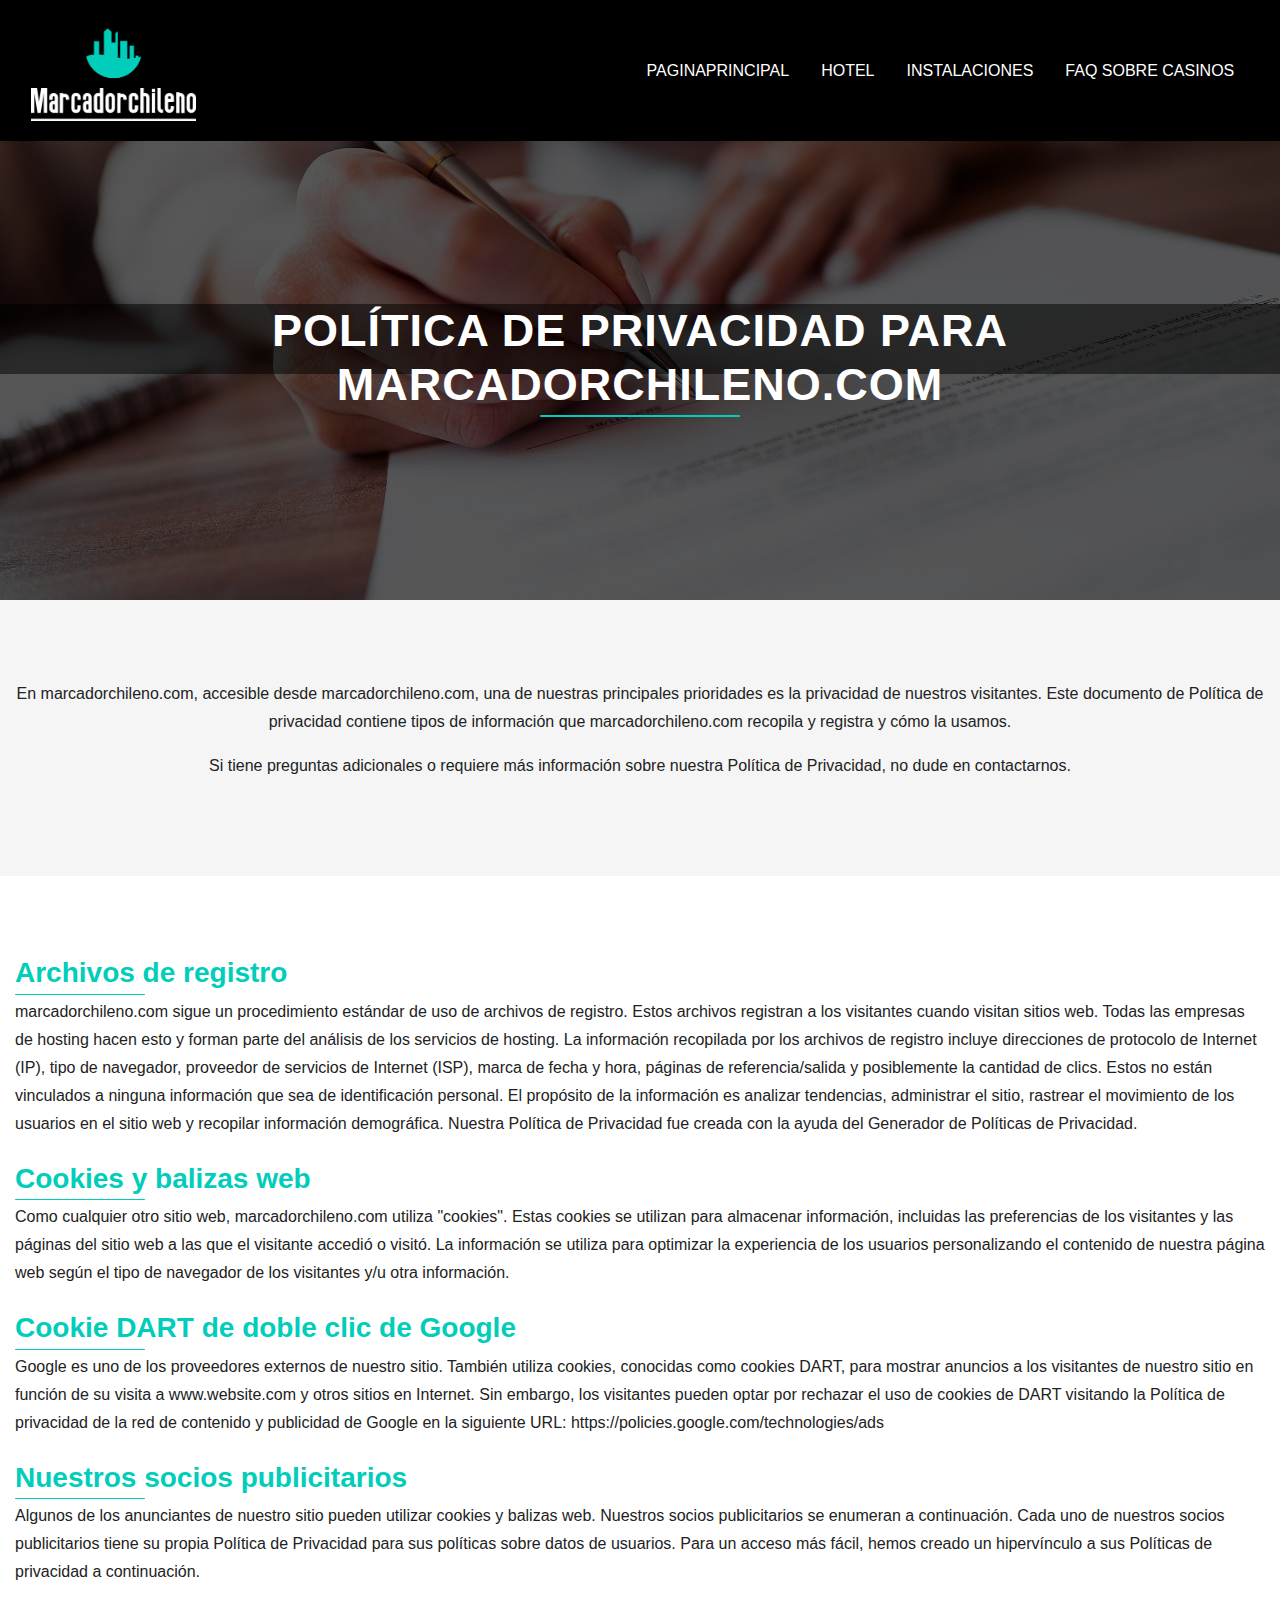
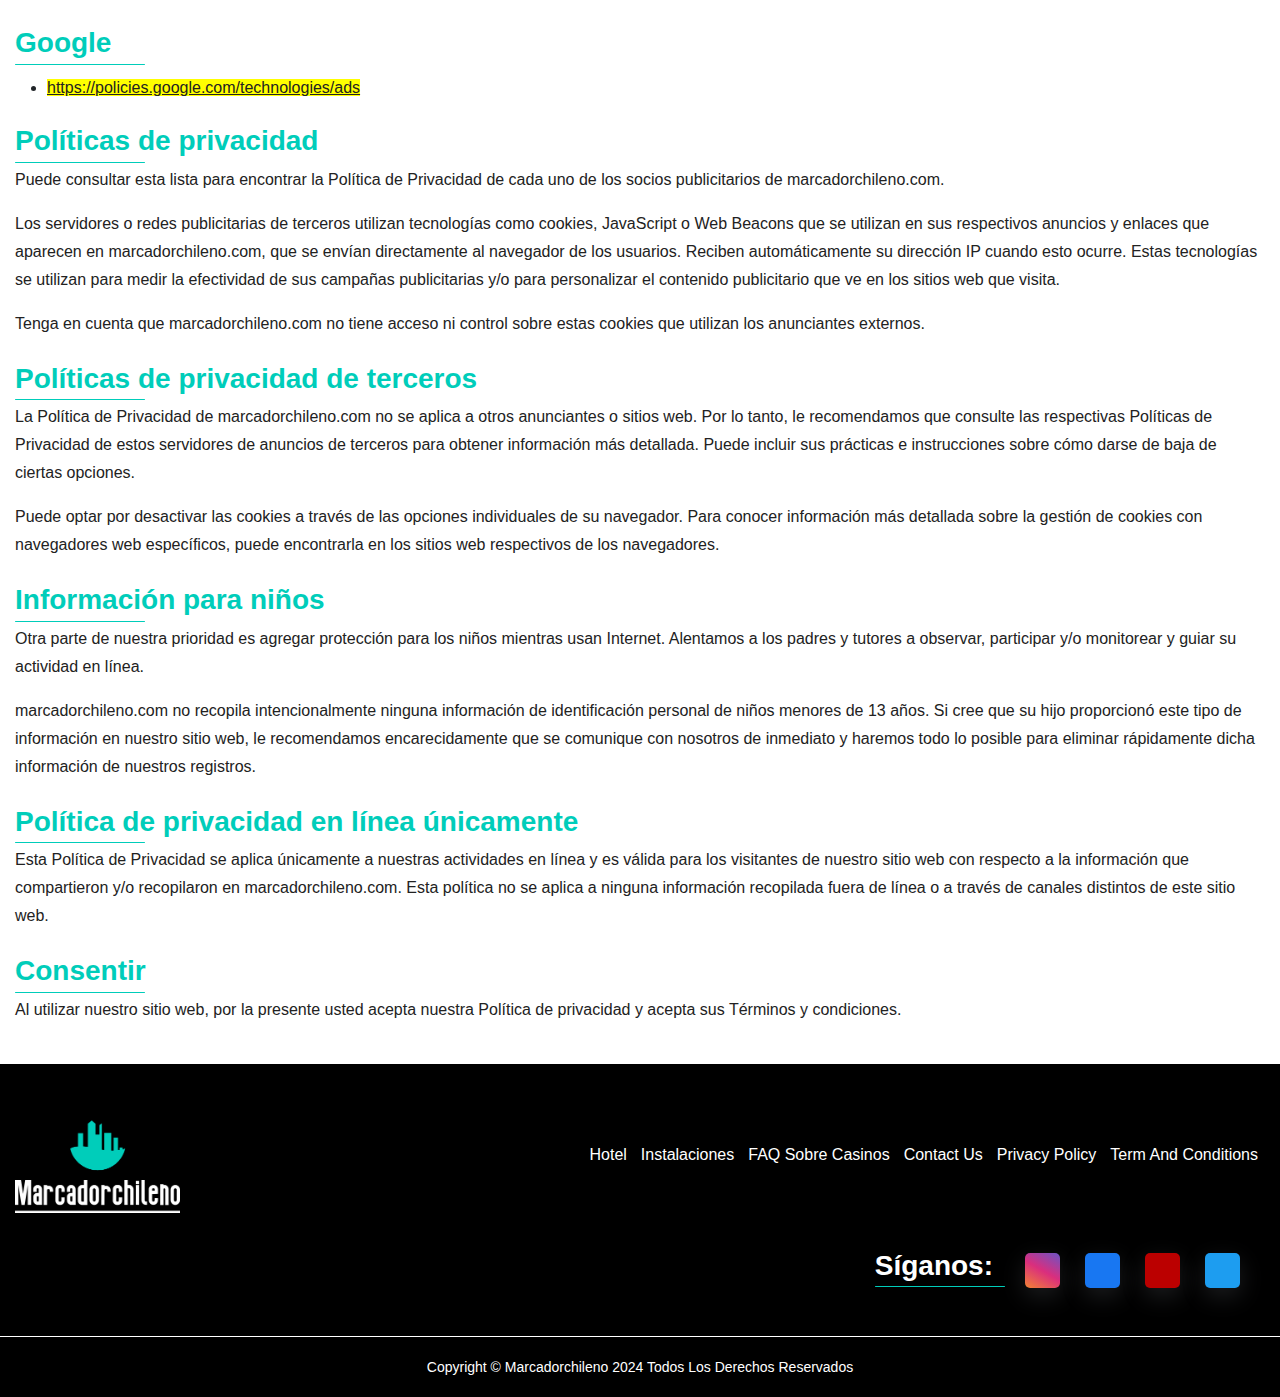
<file: privacy_policy.html>
<!DOCTYPE html>
<html lang="de">
   <head>
      <meta charset="UTF-8">
      <meta name="viewport" content="width=device-width, initial-scale=1.0">
      <title>Privacy policy</title>
      <link rel="icon" href="./assets/images/fav.png" type="image/x-icon">
      <link rel="stylesheet" href="./assets/css/bootstrap.css">
      <link rel="stylesheet" href="./assets/css/style.css">
      <link rel="stylesheet" href="./assets/css/responsive.css">
      <!-- font  -->
      <link rel="stylesheet" href="https://site-assets.fontawesome.com/releases/v6.5.0/css/all.css">
      <link rel="preconnect" href="https://fonts.googleapis.com">
      <link rel="preconnect" href="https://fonts.gstatic.com" crossorigin>
      <link
         href="https://fonts.googleapis.com/css2?family=Cardo:wght@700&family=Cormorant+Garamond:wght@400;500;600;700&family=Lora:wght@400;500&family=Montserrat:wght@400;500;600&family=Palanquin+Dark:wght@500;600;700&family=Playfair+Display:wght@500;600;700&family=Roboto:wght@400;500&display=swap"
         rel="stylesheet">
      <link rel="preconnect" href="https://fonts.googleapis.com">
      <link rel="preconnect" href="https://fonts.gstatic.com" crossorigin>
      <link
         href="https://fonts.googleapis.com/css2?family=Cardo:wght@700&family=Cormorant+Garamond:wght@400;500;600;700&family=Lora:wght@400;500&family=Montserrat:wght@300;400;500&family=Palanquin+Dark:wght@500;600;700&family=Playfair+Display:wght@500;600;700&family=Roboto:wght@400;500&display=swap"
         rel="stylesheet">
   </head>
   <body>
      <!-- header -->
      <header>
         <nav class="nav container">
            <input type="checkbox" id="nav-check">
            <div class="nav-header">
               <div class="nav-title">
                  <a href="./index.html" class="logo"><img src="./assets/images/logo5.png" alt="" class="img-fluid"></a>
               </div>
            </div>
            <div class="nav-btn">
               <label for="nav-check">
               <span></span>
               <span></span>
               <span></span>
               </label>
            </div>
            <ul class="nav-list">
               <li><a href="./index.html">Paginaprincipal</a></li>
               <li><a href="./casino.html">Hotel</a></li>
               <li><a href="./facilities.html">Instalaciones</a></li>
               <li><a href="./faq-sobre-casinos.html">FAQ sobre Casinos</a></li>
               <!-- <li><a href="./contact.html">Contact Us</a></li> -->
            </ul>
         </nav>
      </header>
      <!-- banner -->
      <div id="banner" class="sub_banner home_page_banner">
         <img src="./assets/images/terms.jpg" alt="sub_banner_img">
         <div class="container">
            <div class="sub_banner_content text-center">
               <h1 class="mb-4 word_br">Política de privacidad para marcadorchileno.com</h1>
       
            </div>
         </div>
      </div>
      <div class="after_banner_section section">
         <div class="container">
            <div class="row align-items-center">
               <div class="col-12 text-center">
                  <div class="left_side_ab">
                     <p>En marcadorchileno.com, accesible desde marcadorchileno.com, una de nuestras principales
                        prioridades es la privacidad de nuestros visitantes. Este documento de Política de privacidad contiene
                        tipos de información que marcadorchileno.com recopila y registra y cómo la usamos.
                     </p>
                     <P>Si tiene preguntas adicionales o requiere más información sobre nuestra Política de Privacidad, no
                        dude en contactarnos.
                     </P>
                  
                  </div>
               </div>
            </div>
         </div>
      </div>
      <div class="about_us section">
         <div class="container">
            <div class="row mb-4">
               <div class="col">
                  <h2 class="mb-2 ">Archivos de registro</h2>
                  <p>marcadorchileno.com sigue un procedimiento estándar de uso de archivos de registro. Estos archivos
                     registran a los visitantes cuando visitan sitios web. Todas las empresas de hosting hacen esto y
                     forman parte del análisis de los servicios de hosting. La información recopilada por los archivos de
                     registro incluye direcciones de protocolo de Internet (IP), tipo de navegador, proveedor de servicios
                     de Internet (ISP), marca de fecha y hora, páginas de referencia/salida y posiblemente la cantidad de
                     clics. Estos no están vinculados a ninguna información que sea de identificación personal. El
                     propósito de la información es analizar tendencias, administrar el sitio, rastrear el movimiento de los
                     usuarios en el sitio web y recopilar información demográfica. Nuestra Política de Privacidad fue
                     creada con la ayuda del Generador de Políticas de Privacidad.
                  </p>
                
                  <h2 class="mt-4 mb-2">Cookies y balizas web</h2>
                  <p>Como cualquier otro sitio web, marcadorchileno.com utiliza "cookies". Estas cookies se utilizan para
                     almacenar información, incluidas las preferencias de los visitantes y las páginas del sitio web a las
                     que el visitante accedió o visitó. La información se utiliza para optimizar la experiencia de los usuarios
                     
                     personalizando el contenido de nuestra página web según el tipo de navegador de los visitantes y/u
                     otra información.
                  </p>
                
                  <h2 class="mt-4 mb-2">Cookie DART de doble clic de Google</h2>
                  <p>Google es uno de los proveedores externos de nuestro sitio. También utiliza cookies, conocidas como
                     cookies DART, para mostrar anuncios a los visitantes de nuestro sitio en función de su visita a
                     www.website.com y otros sitios en Internet. Sin embargo, los visitantes pueden optar por rechazar el
                     uso de cookies de DART visitando la Política de privacidad de la red de contenido y publicidad de
                     Google en la siguiente URL: https://policies.google.com/technologies/ads
                  </p>
                  <h2 class="mt-4 mb-2">Nuestros socios publicitarios</h2>
                  <p>Algunos de los anunciantes de nuestro sitio pueden utilizar cookies y balizas web. Nuestros socios
                     publicitarios se enumeran a continuación. Cada uno de nuestros socios publicitarios tiene su propia
                     Política de Privacidad para sus políticas sobre datos de usuarios. Para un acceso más fácil, hemos
                     creado un hipervínculo a sus Políticas de privacidad a continuación.
                  </p>
               </div>
            </div>
            <div class="row mb-4">
               <div class="col">
                  <h2 class="mb-3">Google</h2>
                  <ul><li><a href="https://policies.google.com/technologies/ads">https://policies.google.com/technologies/ads</a></li></ul>
                 

                 <h2 class="mt-4 mb-2">Políticas de privacidad</h2>
                 <p>Puede consultar esta lista para encontrar la Política de Privacidad de cada uno de los socios
                  publicitarios de marcadorchileno.com.
                 </p>
                 <p>Los servidores o redes publicitarias de terceros utilizan tecnologías como cookies, JavaScript o Web
                  Beacons que se utilizan en sus respectivos anuncios y enlaces que aparecen en
                  marcadorchileno.com, que se envían directamente al navegador de los usuarios. Reciben
                  automáticamente su dirección IP cuando esto ocurre. Estas tecnologías se utilizan para medir la
                  efectividad de sus campañas publicitarias y/o para personalizar el contenido publicitario que ve en los
                  sitios web que visita.</p>
                 <p>Tenga en cuenta que marcadorchileno.com no tiene acceso ni control sobre estas cookies que
                  utilizan los anunciantes externos.</p>


                  <h2 class="mt-4 mb-2">Políticas de privacidad de terceros</h2>
                  <p>La Política de Privacidad de marcadorchileno.com no se aplica a otros anunciantes o sitios web. Por
                     lo tanto, le recomendamos que consulte las respectivas Políticas de Privacidad de estos servidores
                     de anuncios de terceros para obtener información más detallada. Puede incluir sus prácticas e
                     instrucciones sobre cómo darse de baja de ciertas opciones.
                  </p>
                  <p>Puede optar por desactivar las cookies a través de las opciones individuales de su navegador. Para
                     conocer información más detallada sobre la gestión de cookies con navegadores web específicos,
                     puede encontrarla en los sitios web respectivos de los navegadores.</p>


                     <h2 class="mt-4 mb-2">Información para niños</h2>
                     <p>Otra parte de nuestra prioridad es agregar protección para los niños mientras usan Internet.
                        Alentamos a los padres y tutores a observar, participar y/o monitorear y guiar su actividad en línea.
                     </p>
                     <p>marcadorchileno.com no recopila intencionalmente ninguna información de identificación personal de
                        niños menores de 13 años. Si cree que su hijo proporcionó este tipo de información en nuestro sitio
                        
                        web, le recomendamos encarecidamente que se comunique con nosotros de inmediato y haremos
                        todo lo posible para eliminar rápidamente dicha información de nuestros registros.</p>


                        <h2 class="mt-4 mb-2">Política de privacidad en línea únicamente</h2>
                        <p>Esta Política de Privacidad se aplica únicamente a nuestras actividades en línea y es válida para los
                           visitantes de nuestro sitio web con respecto a la información que compartieron y/o recopilaron en
                           marcadorchileno.com. Esta política no se aplica a ninguna información recopilada fuera de línea o a
                           través de canales distintos de este sitio web.</p>


                           <h2 class="mt-4 mb-2">Consentir</h2>
                           <p>Al utilizar nuestro sitio web, por la presente usted acepta nuestra Política de privacidad y acepta sus
                              Términos y condiciones.</p>
               </div>
            </div>
         </div>
      </div>
      <footer class="py-5">
         <div class="container">
            <div class="top_footer">
               <div class="row align-items-center">
                  <div class="col-12 col-xl-3">
                     <div class="footer_left">
                        <img src="./assets/images/logo5.png" alt="" class="img-fluid">
                     </div>
                  </div>
                  <div class="col-12 col-xl-9">
                     <div class="footer_left footer_right_ul">
                        <ul>
                           <li><a href="./casino.html">Hotel</a></li>
                           <li><a href="./facilities.html">Instalaciones</a></li>
                           <li><a href="./faq-sobre-casinos.html">FAQ sobre Casinos</a></li>
                           <li><a href="./contact.html">Contact Us</a></li>
                           <li><a href="./privacy_policy.html"> Privacy Policy</a></li>
                           <li><a href="./terms_and_conditions.html">Term and conditions</a></li>
                        </ul>
                     </div>
                  </div>
               </div>
            </div>
            <div class="row">
               <div class="col">
                  <div class="footer_right">
                     <h2 class="mb-0">Síganos:</h2>
                     <ul>
                        <li><a href=""><i class="fa-brands fa-instagram"></i></a></li>
                        <li><a href=""><i class="fa-brands fa-facebook-f"></i></a></li>
                        <li><a href=""><i class="fa-brands fa-youtube"></i></a></li>
                        <li><a href=""><i class="fa-brands fa-twitter"></i></a></li>
                     </ul>
                  </div>
               </div>
            </div>
         </div>
      </footer>
      <div class="lower_footer">
         <div class="container">
            <div class="row">
               <div class="col text-center">
                  <p class="py-3 mb-0">Copyright © marcadorchileno 2024 Todos los derechos reservados</p>
               </div>
            </div>
         </div>
      </div>
      <script src="https://code.jquery.com/jquery-3.7.1.min.js"
         integrity="sha256-/JqT3SQfawRcv/BIHPThkBvs0OEvtFFmqPF/lYI/Cxo=" crossorigin="anonymous"></script>
      <script src="./assets/js/bootstrap.bundle.js"></script>
   </body>
</html>
</file>
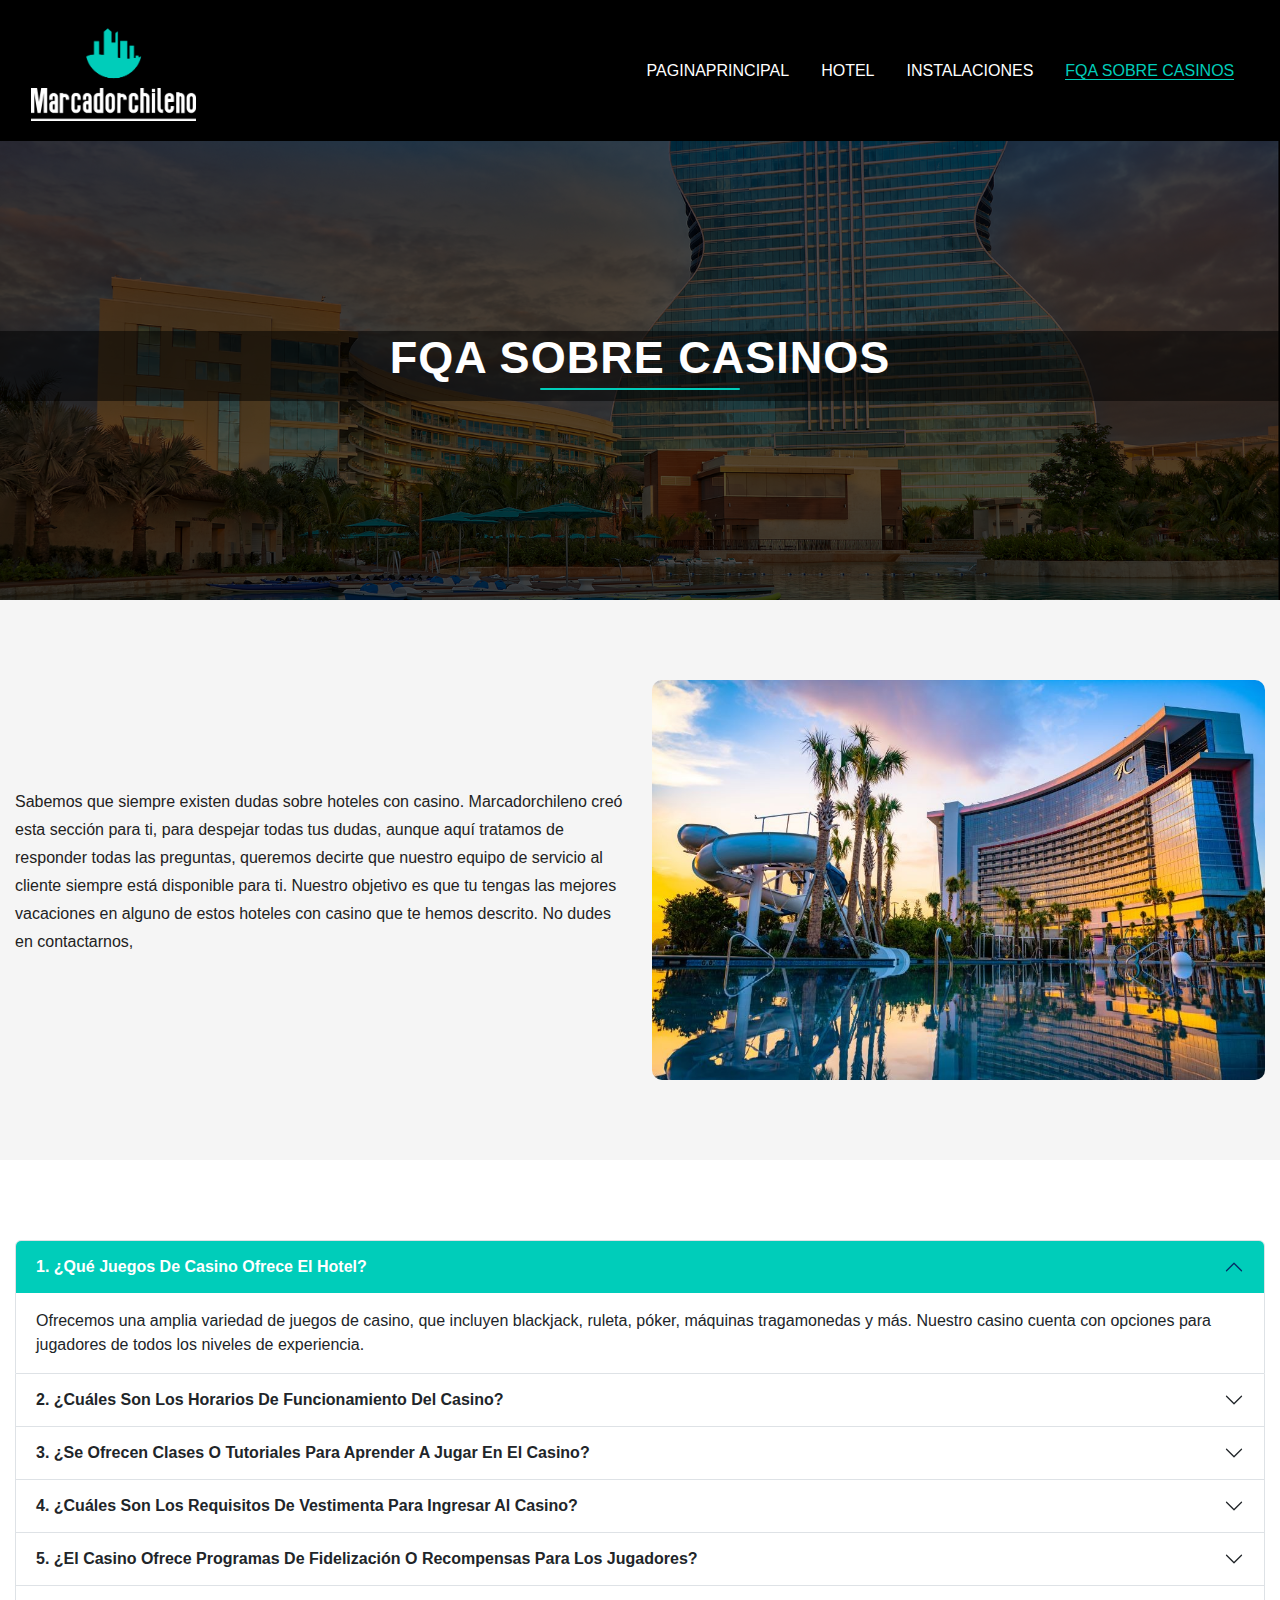
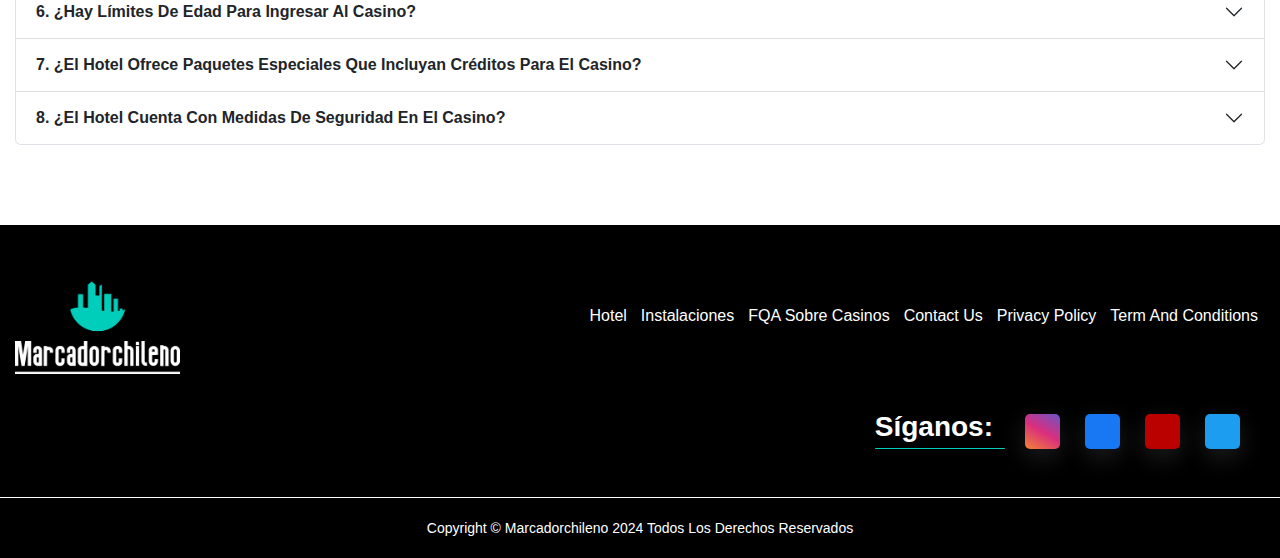
<file: qa-sobre-casinos.html>
<!DOCTYPE html>
<html lang="de">
   <head>
      <meta charset="UTF-8">
      <meta name="viewport" content="width=device-width, initial-scale=1.0">
      <title>FQA sobre Casinos</title>
      <link rel="icon" href="./assets/images/fav.png" type="image/x-icon">
      <link rel="stylesheet" href="./assets/css/bootstrap.css">
      <link rel="stylesheet" href="./assets/css/style.css">
      <link rel="stylesheet" href="./assets/css/responsive.css">
      <!-- font  -->
      <link rel="stylesheet" href="https://site-assets.fontawesome.com/releases/v6.5.0/css/all.css">
      <link rel="preconnect" href="https://fonts.googleapis.com">
      <link rel="preconnect" href="https://fonts.gstatic.com" crossorigin>
      <link
         href="https://fonts.googleapis.com/css2?family=Cardo:wght@700&family=Cormorant+Garamond:wght@400;500;600;700&family=Lora:wght@400;500&family=Montserrat:wght@400;500;600&family=Palanquin+Dark:wght@500;600;700&family=Playfair+Display:wght@500;600;700&family=Roboto:wght@400;500&display=swap"
         rel="stylesheet">
      <link rel="preconnect" href="https://fonts.googleapis.com">
      <link rel="preconnect" href="https://fonts.gstatic.com" crossorigin>
      <link
         href="https://fonts.googleapis.com/css2?family=Cardo:wght@700&family=Cormorant+Garamond:wght@400;500;600;700&family=Lora:wght@400;500&family=Montserrat:wght@300;400;500&family=Palanquin+Dark:wght@500;600;700&family=Playfair+Display:wght@500;600;700&family=Roboto:wght@400;500&display=swap"
         rel="stylesheet">
   </head>
   <body>
      <!-- header -->
      <header>
         <nav class="nav container">
            <input type="checkbox" id="nav-check">
            <div class="nav-header">
               <div class="nav-title">
                  <a href="./index.html" class="logo"><img src="./assets/images/logo5.png" alt="" class="img-fluid"></a>
               </div>
            </div>
            <div class="nav-btn">
               <label for="nav-check">
               <span></span>
               <span></span>
               <span></span>
               </label>
            </div>
            <ul class="nav-list">
               <li><a href="./index.html">Paginaprincipal</a></li>
               <li><a href="./casino.html">Hotel</a></li>
               <li><a href="./facilities.html">Instalaciones</a></li>
               <li><a href="./qa-sobre-casinos.html" class="active">FQA sobre Casinos</a></li>
               <!-- <li><a href="./contact.html">Contact Us</a></li> -->
            </ul>
         </nav>
      </header>
      <!-- banner -->
      <div id="banner" class="sub_banner home_page_banner">
         <img src="./assets/images/casino_hotel_brazil.jpeg" alt="sub_banner_img">
         <div class="container">
            <div class="sub_banner_content text-center">
               <h1 class="mb-4 main_h2_heading">FQA sobre Casinos</h1>
            </div>
         </div>
      </div>
      <div class="after_banner_section section">
         <div class="container">
            <div class="row align-items-center">
               <div class="col-lg-6">
                  <div class="left_side_ab">
                     <p>Sabemos que siempre existen dudas sobre hoteles con casino. Marcadorchileno creó esta sección
                        para ti, para despejar todas tus dudas, aunque aquí tratamos de responder todas las preguntas,
                        queremos decirte que nuestro equipo de servicio al cliente siempre está disponible para ti. Nuestro
                        objetivo es que tu tengas las mejores vacaciones en alguno de estos hoteles con casino que te
                        hemos descrito. No dudes en contactarnos,
                     </p>
                  </div>
               </div>
               <div class="col-lg-6">
                  <div class="right_side_ab">
                     <img src="./assets/images/mid_america_casino.jpg" alt="" class="img-fluid">
                  </div>
               </div>
            </div>
         </div>
      </div>
      
      <div class="qa-section section">
      <div class="accordion" id="accordionExample">
         <div class="container">
            <div class="accordion-item">
               <h3 class="accordion-header">
                 <button class="accordion-button" type="button" data-bs-toggle="collapse" data-bs-target="#collapseOne" aria-expanded="true" aria-controls="collapseOne">
                 1. ¿Qué juegos de casino ofrece el hotel?
                 </button>
               </h3>
               <div id="collapseOne" class="accordion-collapse collapse show" data-bs-parent="#accordionExample">
                 <div class="accordion-body">
                   Ofrecemos una amplia variedad de juegos de casino, que incluyen blackjack, ruleta,
                     póker, máquinas tragamonedas y más. Nuestro casino cuenta con opciones para
                     jugadores de todos los niveles de experiencia.
                 </div>
               </div>
             </div>
             <div class="accordion-item">
               <h3 class="accordion-header">
                 <button class="accordion-button collapsed" type="button" data-bs-toggle="collapse" data-bs-target="#collapseTwo" aria-expanded="false" aria-controls="collapseTwo">
                 2. ¿Cuáles son los horarios de funcionamiento del casino?
                 </button>
               </h3>
               <div id="collapseTwo" class="accordion-collapse collapse" data-bs-parent="#accordionExample">
                 <div class="accordion-body">
                 Nuestro casino está abierto las 24 horas del día, los 7 días de la semana, para
                     garantizar que nuestros huéspedes puedan disfrutar de la emoción del juego en
                     cualquier momento que lo deseen.
                 </div>
               </div>
             </div>
             <div class="accordion-item">
               <h3 class="accordion-header">
                 <button class="accordion-button collapsed" type="button" data-bs-toggle="collapse" data-bs-target="#collapseThree" aria-expanded="false" aria-controls="collapseThree">
                  3. ¿Se ofrecen clases o tutoriales para aprender a jugar en el casino?
                 </button>
               </h3>
               <div id="collapseThree" class="accordion-collapse collapse" data-bs-parent="#accordionExample">
                 <div class="accordion-body">
                   Sí, ofrecemos clases y tutoriales para aquellos que deseen aprender los juegos de
                     casino. Nuestro personal experto estará encantado de ayudarte a familiarizarte con
                     las reglas y estrategias de los juegos.
                 </div>
               </div>
             </div>
             <div class="accordion-item">
                <h3 class="accordion-header">
                  <button class="accordion-button collapsed" type="button" data-bs-toggle="collapse" data-bs-target="#collapsefour" aria-expanded="false" aria-controls="collapsefour">
                     4. ¿Cuáles son los requisitos de vestimenta para ingresar al casino?
                  </button>
                </h3>
                <div id="collapsefour" class="accordion-collapse collapse" data-bs-parent="#accordionExample">
                  <div class="accordion-body">
                    Se requiere una vestimenta adecuada para ingresar al casino. Se recomienda vestir
                     de manera elegante y casual. Se prohíbe el uso de ropa deportiva, trajes de baño o
                     calzado informal.
                  </div>
                </div>
              </div>
              <div class="accordion-item">
                <h3 class="accordion-header">
                  <button class="accordion-button collapsed" type="button" data-bs-toggle="collapse" data-bs-target="#collapsefive" aria-expanded="false" aria-controls="collapsefive">
                     5. ¿El casino ofrece programas de fidelización o recompensas para los jugadores?
                  </button>
                </h3>
                <div id="collapsefive" class="accordion-collapse collapse" data-bs-parent="#accordionExample">
                  <div class="accordion-body">
                    Sí, tenemos un programa de fidelización que recompensa a nuestros jugadores con
                     una variedad de beneficios, que incluyen descuentos en el hotel, comidas gratuitas,
                     acceso a eventos exclusivos y más.
                  </div>
                </div>
              </div>
              <div class="accordion-item">
                <h3 class="accordion-header">
                  <button class="accordion-button collapsed" type="button" data-bs-toggle="collapse" data-bs-target="#collapsesix" aria-expanded="false" aria-controls="collapsesix">
                     6. ¿Hay límites de edad para ingresar al casino?
                  </button>
                </h3>
                <div id="collapsesix" class="accordion-collapse collapse" data-bs-parent="#accordionExample">
                  <div class="accordion-body">
                   Sí, para ingresar al casino, los huéspedes deben tener al menos 18 años de edad.
                     Se requerirá una identificación válida con fotografía para verificar la edad.
                  </div>
                </div>
              </div>
              <div class="accordion-item">
                <h3 class="accordion-header">
                  <button class="accordion-button collapsed" type="button" data-bs-toggle="collapse" data-bs-target="#collapseseven" aria-expanded="false" aria-controls="collapseseven">
                    7. ¿El hotel ofrece paquetes especiales que incluyan créditos para el casino?
                  </button>
                </h3>
                <div id="collapseseven" class="accordion-collapse collapse" data-bs-parent="#accordionExample">
                  <div class="accordion-body">
                    Sí, ofrecemos paquetes especiales que incluyen créditos para el casino, así como
                     alojamiento de lujo, comidas gourmet, tratamientos de spa y más. Visita nuestra
                     sección de ofertas especiales para conocer las opciones disponibles.
                  </div>
                </div>
              </div>
              <div class="accordion-item">
                <h3 class="accordion-header">
                  <button class="accordion-button collapsed" type="button" data-bs-toggle="collapse" data-bs-target="#collapseeight" aria-expanded="false" aria-controls="collapseeight">
                     8. ¿El hotel cuenta con medidas de seguridad en el casino?
                  </button>
                </h3>
                <div id="collapseeight" class="accordion-collapse collapse" data-bs-parent="#accordionExample">
                  <div class="accordion-body">
                    Sí, la seguridad de nuestros huéspedes es nuestra principal prioridad. Contamos con
                     sistemas de seguridad de última generación y personal capacitado para garantizar
                     un entorno seguro y protegido en todo momento.
                  </div>
                </div>
              </div>
         </div>
       
       </div>
       </div>


      <footer class="py-5">
         <div class="container">
            <div class="top_footer">
               <div class="row align-items-center">
                  <div class="col-12 col-xl-3">
                     <div class="footer_left">
                        <img src="./assets/images/logo5.png" alt="" class="img-fluid">
                     </div>
                  </div>
                  <div class="col-12 col-xl-9">
                     <div class="footer_left footer_right_ul">
                        <ul>
                           <li><a href="./casino.html">Hotel</a></li>
                           <li><a href="./facilities.html">Instalaciones</a></li>
                           <li><a href="./qa-sobre-casinos.html">FQA sobre Casinos</a></li>
                           <li><a href="./contact.html">Contact Us</a></li>
                           <li><a href="./privacy_policy.html"> Privacy Policy</a></li>
                           <li><a href="./terms_and_conditions.html">Term and conditions</a></li>
                        </ul>
                     </div>
                  </div>
               </div>
            </div>
            <div class="row">
               <div class="col">
                  <div class="footer_right">
                     <h2 class="mb-0">Síganos:  </h2>
                     <ul>
                        <li><a href=""><i class="fa-brands fa-instagram"></i></a></li>
                        <li><a href=""><i class="fa-brands fa-facebook-f"></i></a></li>
                        <li><a href=""><i class="fa-brands fa-youtube"></i></a></li>
                        <li><a href=""><i class="fa-brands fa-twitter"></i></a></li>
                     </ul>
                  </div>
               </div>
            </div>
         </div>
      </footer>
      <div class="lower_footer">
         <div class="container">
            <div class="row">
               <div class="col text-center">
                  <p class="py-3 mb-0">Copyright © marcadorchileno 2024 Todos los derechos reservados</p>
               </div>
            </div>
         </div>
      </div>
      <script src="https://code.jquery.com/jquery-3.7.1.min.js"
         integrity="sha256-/JqT3SQfawRcv/BIHPThkBvs0OEvtFFmqPF/lYI/Cxo=" crossorigin="anonymous"></script>
      <script src="./assets/js/bootstrap.bundle.js"></script>
   </body>
</html>
</file>
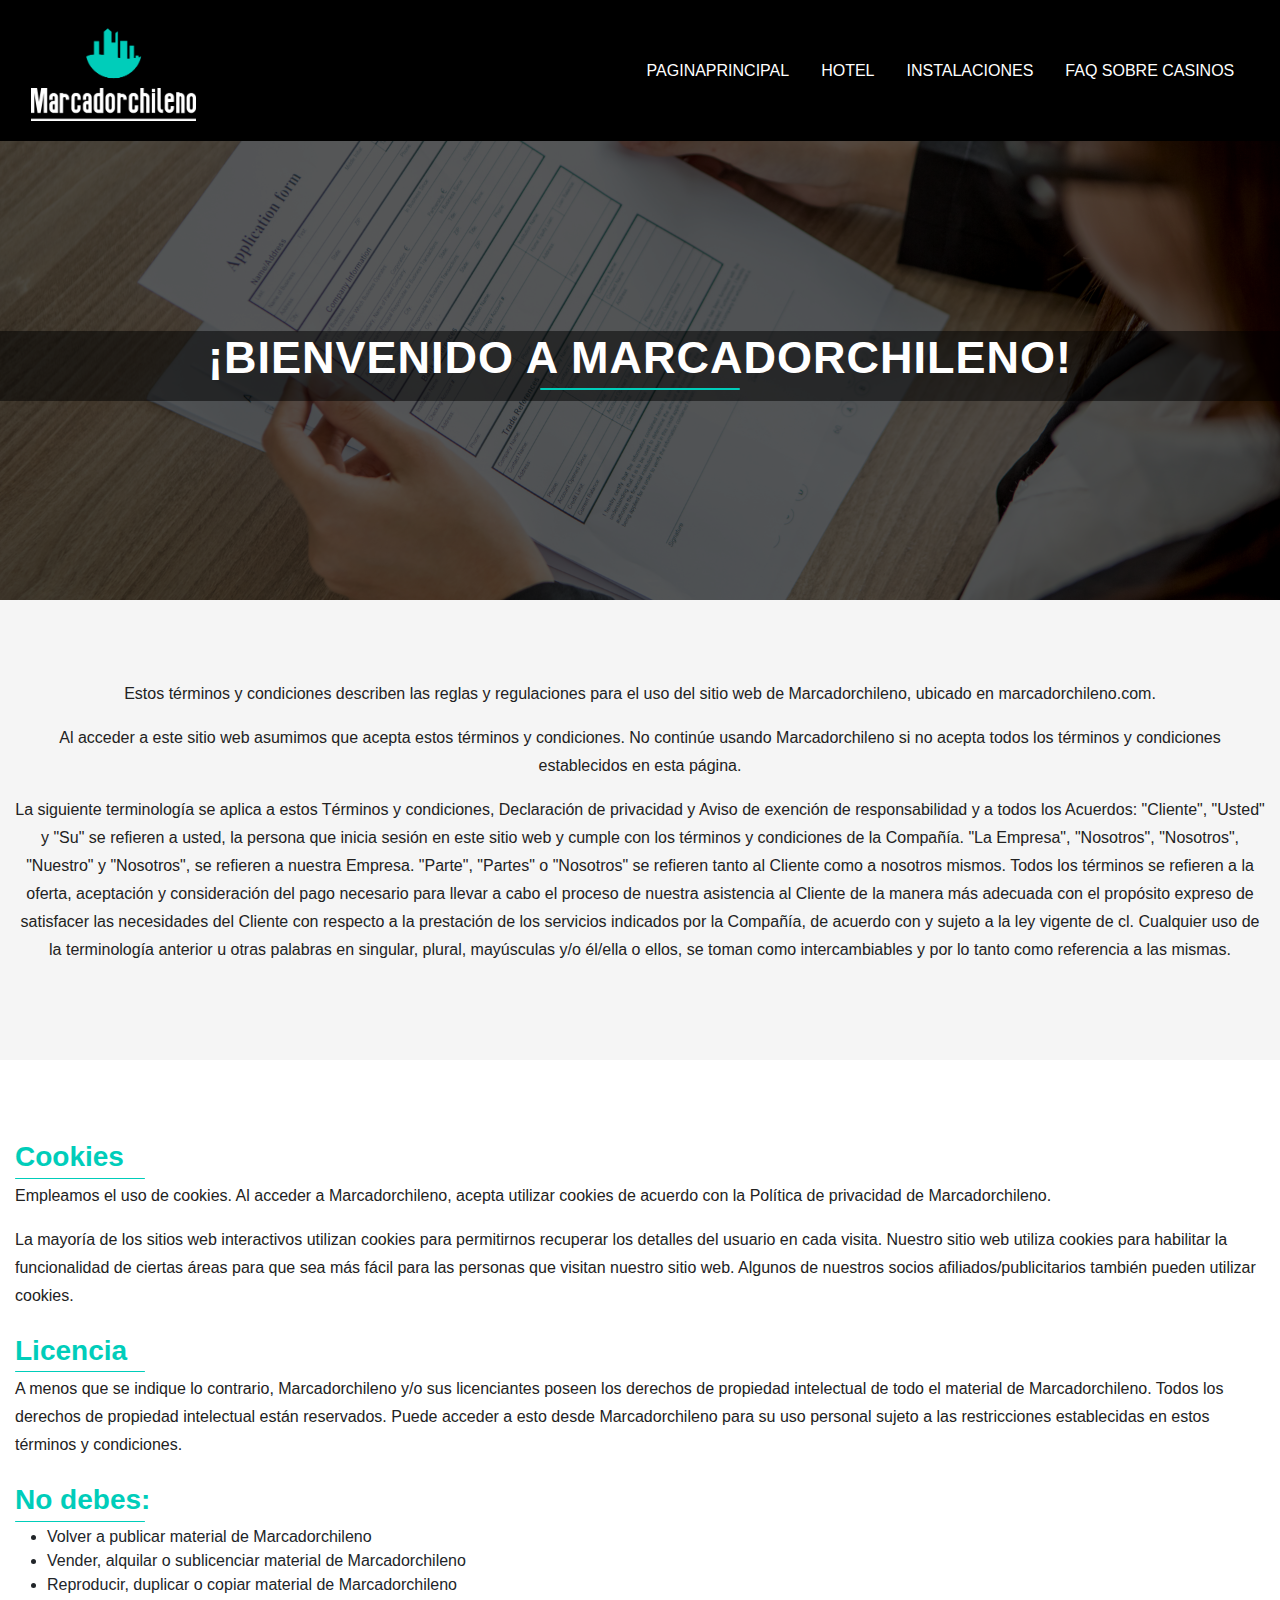
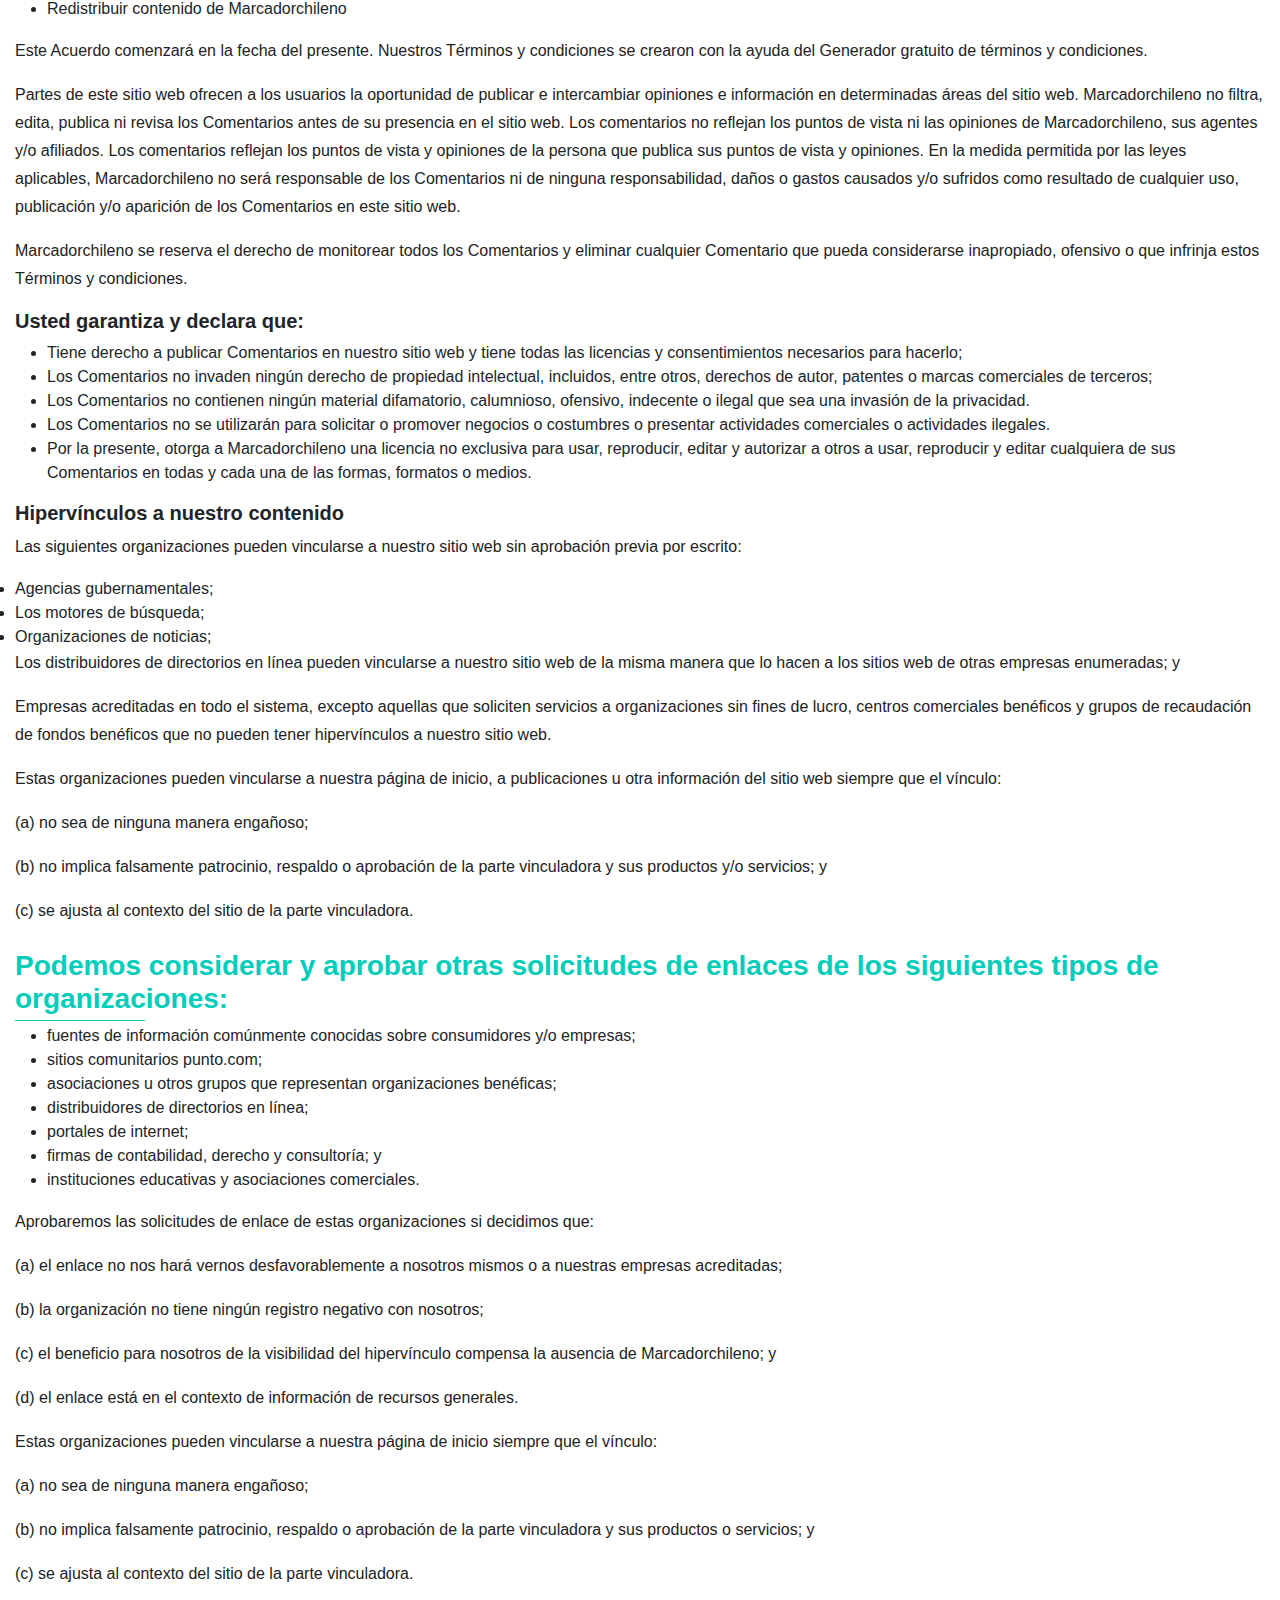
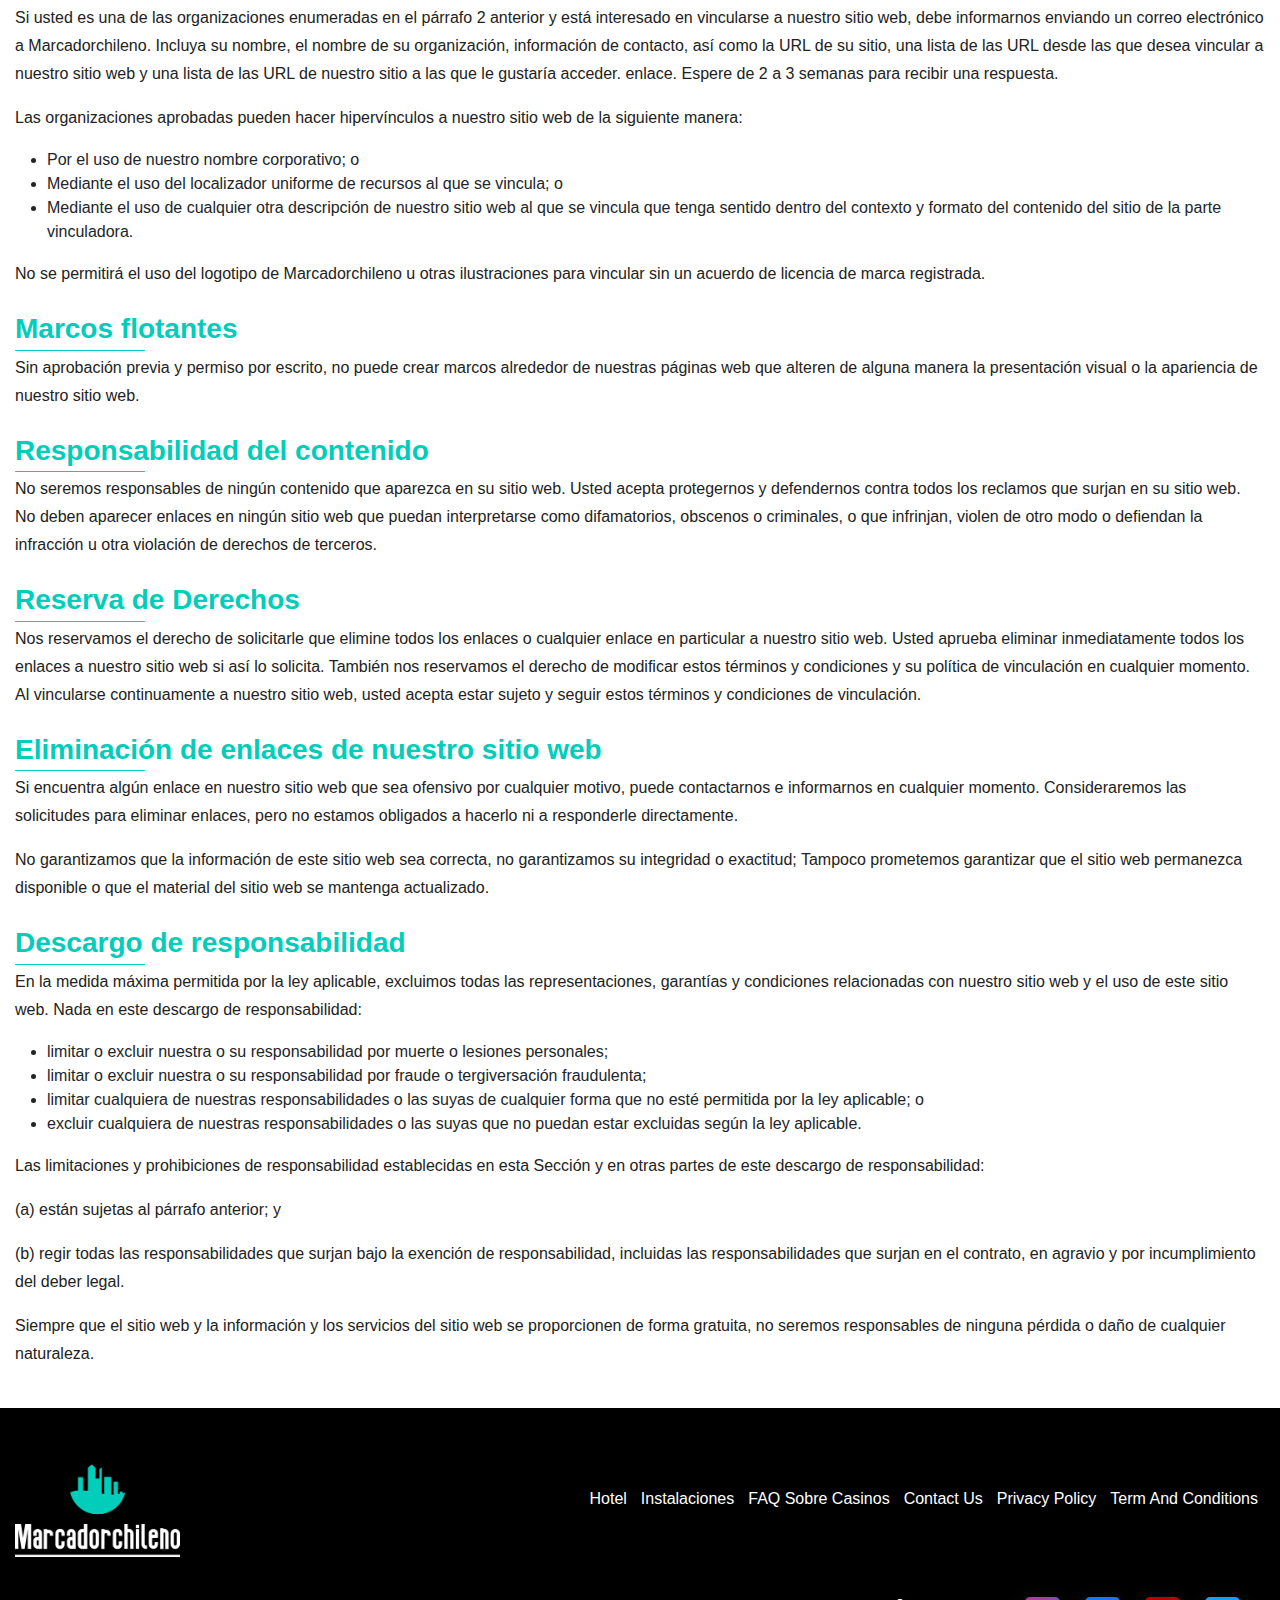
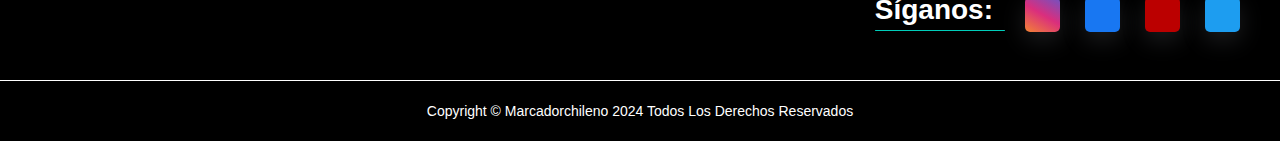
<file: terms_and_conditions.html>
<!DOCTYPE html>
<html lang="de">
   <head>
      <meta charset="UTF-8">
      <meta name="viewport" content="width=device-width, initial-scale=1.0">
      <title>Terms and conditions</title>
      <link rel="icon" href="./assets/images/fav.png" type="image/x-icon">
      <link rel="stylesheet" href="./assets/css/bootstrap.css">
      <link rel="stylesheet" href="./assets/css/style.css">
      <link rel="stylesheet" href="./assets/css/responsive.css">
      <!-- font  -->
      <link rel="stylesheet" href="https://site-assets.fontawesome.com/releases/v6.5.0/css/all.css">
      <link rel="preconnect" href="https://fonts.googleapis.com">
      <link rel="preconnect" href="https://fonts.gstatic.com" crossorigin>
      <link
         href="https://fonts.googleapis.com/css2?family=Cardo:wght@700&family=Cormorant+Garamond:wght@400;500;600;700&family=Lora:wght@400;500&family=Montserrat:wght@400;500;600&family=Palanquin+Dark:wght@500;600;700&family=Playfair+Display:wght@500;600;700&family=Roboto:wght@400;500&display=swap"
         rel="stylesheet">
      <link rel="preconnect" href="https://fonts.googleapis.com">
      <link rel="preconnect" href="https://fonts.gstatic.com" crossorigin>
      <link
         href="https://fonts.googleapis.com/css2?family=Cardo:wght@700&family=Cormorant+Garamond:wght@400;500;600;700&family=Lora:wght@400;500&family=Montserrat:wght@300;400;500&family=Palanquin+Dark:wght@500;600;700&family=Playfair+Display:wght@500;600;700&family=Roboto:wght@400;500&display=swap"
         rel="stylesheet">
   </head>
   <body>
      <!-- header -->
      <header>
         <nav class="nav container">
            <input type="checkbox" id="nav-check">
            <div class="nav-header">
               <div class="nav-title">
                  <a href="./index.html" class="logo"><img src="./assets/images/logo5.png" alt="" class="img-fluid"></a>
               </div>
            </div>
            <div class="nav-btn">
               <label for="nav-check">
               <span></span>
               <span></span>
               <span></span>
               </label>
            </div>
            <ul class="nav-list">
               <li><a href="./index.html">Paginaprincipal</a></li>
               <li><a href="./casino.html">Hotel</a></li>
               <li><a href="./facilities.html">Instalaciones</a></li>
               <li><a href="./faq-sobre-casinos.html">FAQ sobre Casinos</a></li>
               <!-- <li><a href="./contact.html">Contact Us</a></li> -->
            </ul>
         </nav>
      </header>
      <!-- banner -->
      <div id="banner" class="sub_banner home_page_banner">
         <img src="./assets/images/termbg.jpg" alt="sub_banner_img">
         <div class="container">
            <div class="sub_banner_content text-center">
               <h1 class="mb-4 word_br">¡Bienvenido a Marcadorchileno!</h1>
            
            </div>
         </div>
      </div>
      <div class="after_banner_section section">
         <div class="container">
            <div class="row align-items-center">
               <div class="col-12 text-center">
                  <div class="left_side_ab">
      
                     <p class="">Estos términos y condiciones describen las reglas y regulaciones para el uso del sitio web de
                        Marcadorchileno, ubicado en marcadorchileno.com.
                     </p>
                     <p>Al acceder a este sitio web asumimos que acepta estos términos y condiciones. No continúe usando
                        Marcadorchileno si no acepta todos los términos y condiciones establecidos en esta página.
                     </p>
                     <P>La siguiente terminología se aplica a estos Términos y condiciones, Declaración de privacidad y
                        Aviso de exención de responsabilidad y a todos los Acuerdos: "Cliente", "Usted" y "Su" se refieren a
                        usted, la persona que inicia sesión en este sitio web y cumple con los términos y condiciones de la
                        Compañía. "La Empresa", "Nosotros", "Nosotros", "Nuestro" y "Nosotros", se refieren a nuestra
                        Empresa. "Parte", "Partes" o "Nosotros" se refieren tanto al Cliente como a nosotros mismos. Todos
                        los términos se refieren a la oferta, aceptación y consideración del pago necesario para llevar a cabo
                        el proceso de nuestra asistencia al Cliente de la manera más adecuada con el propósito expreso de
                        satisfacer las necesidades del Cliente con respecto a la prestación de los servicios indicados por la
                        Compañía, de acuerdo con y sujeto a la ley vigente de cl. Cualquier uso de la terminología anterior u
                        otras palabras en singular, plural, mayúsculas y/o él/ella o ellos, se toman como intercambiables y por
                        lo tanto como referencia a las mismas.
                     </P>
                  </div>
               </div>
            
            </div>
         </div>
      </div>
      <div class="about_us section">
         <div class="container">
 
            <div class="row mb-4">
               <div class="col">
                  <h2 class="mb-2 ">Cookies</h2>
                  <p>Empleamos el uso de cookies. Al acceder a Marcadorchileno, acepta utilizar cookies de acuerdo con
                     la Política de privacidad de Marcadorchileno.
                  </p>
                  <p>La mayoría de los sitios web interactivos utilizan cookies para permitirnos recuperar los detalles del
                     usuario en cada visita. Nuestro sitio web utiliza cookies para habilitar la funcionalidad de ciertas áreas
                     para que sea más fácil para las personas que visitan nuestro sitio web. Algunos de nuestros socios
                     afiliados/publicitarios también pueden utilizar cookies.
                  </p>
                  <h2 class="mt-4 mb-2">Licencia</h2>
                  <p>A menos que se indique lo contrario, Marcadorchileno y/o sus licenciantes poseen los derechos de
                     propiedad intelectual de todo el material de Marcadorchileno. Todos los derechos de propiedad
                     intelectual están reservados. Puede acceder a esto desde Marcadorchileno para su uso personal
                     sujeto a las restricciones establecidas en estos términos y condiciones.
                  </p>
                  <h2 class="mt-4 mb-2">No debes:</h2>
                  <ul>
                     <li>Volver a publicar material de Marcadorchileno</li>
                     <li>Vender, alquilar o sublicenciar material de Marcadorchileno</li>
                     <li>Reproducir, duplicar o copiar material de Marcadorchileno</li>
                     <li>Redistribuir contenido de Marcadorchileno</li>
                   
                  </ul>
                
                  <p>Este Acuerdo comenzará en la fecha del presente. Nuestros Términos y condiciones se crearon con
                     la ayuda del Generador gratuito de términos y condiciones.
                  </p>
             
                  <p>Partes de este sitio web ofrecen a los usuarios la oportunidad de publicar e intercambiar opiniones e
                     información en determinadas áreas del sitio web. Marcadorchileno no filtra, edita, publica ni revisa los
                     Comentarios antes de su presencia en el sitio web. Los comentarios no reflejan los puntos de vista ni
                     las opiniones de Marcadorchileno, sus agentes y/o afiliados. Los comentarios reflejan los puntos de
                     vista y opiniones de la persona que publica sus puntos de vista y opiniones. En la medida permitida
                     por las leyes aplicables, Marcadorchileno no será responsable de los Comentarios ni de ninguna
                     responsabilidad, daños o gastos causados y/o sufridos como resultado de cualquier uso, publicación
                     y/o aparición de los Comentarios en este sitio web.
                  </p>
                  <p>Marcadorchileno se reserva el derecho de monitorear todos los Comentarios y eliminar cualquier
                     Comentario que pueda considerarse inapropiado, ofensivo o que infrinja estos Términos y
                     condiciones.
                  </p>
                  <h5>Usted garantiza y declara que:
                  </h5>
                  <ul>
                     <li>Tiene derecho a publicar Comentarios en nuestro sitio web y tiene todas las licencias y
                        consentimientos necesarios para hacerlo;</li>
                     <li>Los Comentarios no invaden ningún derecho de propiedad intelectual, incluidos, entre otros,
                        derechos de autor, patentes o marcas comerciales de terceros;</li>
                     <li>Los Comentarios no contienen ningún material difamatorio, calumnioso, ofensivo, indecente o
                        ilegal que sea una invasión de la privacidad.</li>
                     <li>Los Comentarios no se utilizarán para solicitar o promover negocios o costumbres o
                        presentar actividades comerciales o actividades ilegales.</li>
                     <li>Por la presente, otorga a Marcadorchileno una licencia no exclusiva para usar, reproducir,
                        editar y autorizar a otros a usar, reproducir y editar cualquiera de sus Comentarios en todas y
                        cada una de las formas, formatos o medios.</li>
                  </ul>
                  
                  <h5>Hipervínculos a nuestro contenido</h5>
                  <p>Las siguientes organizaciones pueden vincularse a nuestro sitio web sin aprobación previa por
                     escrito:
                  </p>
                  <li>Agencias gubernamentales;</li>
                  <li>Los motores de búsqueda;</li>
                  <li>Organizaciones de noticias;</li>
               
                  <p>Los distribuidores de directorios en línea pueden vincularse a nuestro sitio web de la misma manera
                     que lo hacen a los sitios web de otras empresas enumeradas; y
                  </p>
                  <p>Empresas acreditadas en todo el sistema, excepto aquellas que soliciten servicios a organizaciones
                     sin fines de lucro, centros comerciales benéficos y grupos de recaudación de fondos benéficos que
                     no pueden tener hipervínculos a nuestro sitio web.
                  </p>
              
                  <p>Estas organizaciones pueden vincularse a nuestra página de inicio, a publicaciones u otra
                     información del sitio web siempre que el vínculo:</p>
                     <p>(a) no sea de ninguna manera engañoso; </p>
                     <p>(b) no
                        
                        implica falsamente patrocinio, respaldo o aprobación de la parte vinculadora y sus productos y/o
                        servicios; y </p>
                     <p>(c) se ajusta al contexto del sitio de la parte vinculadora.</p>
                      
                  </p>
                  <h2 class="mt-4 mb-2">Podemos considerar y aprobar otras solicitudes de enlaces de los siguientes tipos de organizaciones:
                  </h2>
                  <ul>
                  <li>fuentes de información comúnmente conocidas sobre consumidores y/o empresas;
                  </li>
                  <li>sitios comunitarios punto.com;
                  </li>
                  <li>asociaciones u otros grupos que representan organizaciones benéficas;</li>
                  <li>distribuidores de directorios en línea;</li>
                  <li>portales de internet;</li>
                  <li>firmas de contabilidad, derecho y consultoría; y</li>
                  <li>instituciones educativas y asociaciones comerciales.</li>
               </ul>

                  <p>Aprobaremos las solicitudes de enlace de estas organizaciones si decidimos que:  </p>
                     <p>(a) el enlace no
                        nos hará vernos desfavorablemente a nosotros mismos o a nuestras empresas acreditadas;</p>
                     <p>(b) la
                        organización no tiene ningún registro negativo con nosotros;</p>
                     <p> (c) el beneficio para nosotros de la
                        visibilidad del hipervínculo compensa la ausencia de Marcadorchileno; y </p>
                     <p>(d) el enlace está en el
                        contexto de información de recursos generales.</p>
                   
                  <p>Estas organizaciones pueden vincularse a nuestra página de inicio siempre que el vínculo:  </p>
                     <p>(a) no sea
                        de ninguna manera engañoso;</p>
                     <p> (b) no implica falsamente patrocinio, respaldo o aprobación de la parte
                        vinculadora y sus productos o servicios; y</p>
                     <p>(c) se ajusta al contexto del sitio de la parte vinculadora.</p>
                  <p>Si usted es una de las organizaciones enumeradas en el párrafo 2 anterior y está interesado en
                     vincularse a nuestro sitio web, debe informarnos enviando un correo electrónico a Marcadorchileno.
                     Incluya su nombre, el nombre de su organización, información de contacto, así como la URL de su
                     sitio, una lista de las URL desde las que desea vincular a nuestro sitio web y una lista de las URL de
                     nuestro sitio a las que le gustaría acceder. enlace. Espere de 2 a 3 semanas para recibir una
                     respuesta.</p>
                     <p>Las organizaciones aprobadas pueden hacer hipervínculos a nuestro sitio web de la siguiente
                        manera:</p>
                        <ul>
                        <li>Por el uso de nuestro nombre corporativo; o</li>
                        <li>Mediante el uso del localizador uniforme de recursos al que se vincula; o</li>
                        <li>Mediante el uso de cualquier otra descripción de nuestro sitio web al que se vincula que
                           tenga sentido dentro del contexto y formato del contenido del sitio de la parte vinculadora.</li>
                        </ul>
                           <p>No se permitirá el uso del logotipo de Marcadorchileno u otras ilustraciones para vincular sin un
                              acuerdo de licencia de marca registrada.</p>


                              <h2 class="mt-4 mb-2">Marcos flotantes
                              </h2>    
                              <p>Sin aprobación previa y permiso por escrito, no puede crear marcos alrededor de nuestras páginas
                                 web que alteren de alguna manera la presentación visual o la apariencia de nuestro sitio web.</p>  

                                 <h2 class="mt-4 mb-2">Responsabilidad del contenido</h2>
                                 <p>No seremos responsables de ningún contenido que aparezca en su sitio web. Usted acepta
                                    protegernos y defendernos contra todos los reclamos que surjan en su sitio web. No deben aparecer
                                    enlaces en ningún sitio web que puedan interpretarse como difamatorios, obscenos o criminales, o
                                    que infrinjan, violen de otro modo o defiendan la infracción u otra violación de derechos de terceros.</p>
                                    <h2 class="mt-4 mb-2">Reserva de Derechos</h2>
                                    <p>Nos reservamos el derecho de solicitarle que elimine todos los enlaces o cualquier enlace en
                                       particular a nuestro sitio web. Usted aprueba eliminar inmediatamente todos los enlaces a nuestro
                                       sitio web si así lo solicita. También nos reservamos el derecho de modificar estos términos y
                                       condiciones y su política de vinculación en cualquier momento. Al vincularse continuamente a nuestro
                                       sitio web, usted acepta estar sujeto y seguir estos términos y condiciones de vinculación.</p>

                                       <h2 class="mt-4 mb-2">Eliminación de enlaces de nuestro sitio web</h2>
                                       <p>Si encuentra algún enlace en nuestro sitio web que sea ofensivo por cualquier motivo, puede
                                          contactarnos e informarnos en cualquier momento. Consideraremos las solicitudes para eliminar
                                          enlaces, pero no estamos obligados a hacerlo ni a responderle directamente.</p>


                                          <p>No garantizamos que la información de este sitio web sea correcta, no garantizamos su integridad o
                                             exactitud; Tampoco prometemos garantizar que el sitio web permanezca disponible o que el material
                                             del sitio web se mantenga actualizado.</p>


                                             <h2 class="mt-4 mb-2">Descargo de responsabilidad</h2>
                                             <p>En la medida máxima permitida por la ley aplicable, excluimos todas las representaciones, garantías
                                                y condiciones relacionadas con nuestro sitio web y el uso de este sitio web. Nada en este descargo
                                                de responsabilidad:</p>
                                              <ul>
                                                <li>limitar o excluir nuestra o su responsabilidad por muerte o lesiones personales;</li>
                                                <li>limitar o excluir nuestra o su responsabilidad por fraude o tergiversación fraudulenta;</li>
                                                <li>limitar cualquiera de nuestras responsabilidades o las suyas de cualquier forma que no esté
                                                   permitida por la ley aplicable; o</li>
                                                <li>excluir cualquiera de nuestras responsabilidades o las suyas que no puedan estar excluidas
                                                   según la ley aplicable.</li>
                                                </ul>
                                                <p>Las limitaciones y prohibiciones de responsabilidad establecidas en esta Sección y en otras partes de
                                                   este descargo de responsabilidad: </p>
                                                   <p>(a) están sujetas al párrafo anterior; y</p>
                                                   <p> (b) regir todas las
                                                      responsabilidades que surjan bajo la exención de responsabilidad, incluidas las responsabilidades
                                                      que surjan en el contrato, en agravio y por incumplimiento del deber legal.</p>
                                                 
                                                <p>Siempre que el sitio web y la información y los servicios del sitio web se proporcionen de forma
                                                   gratuita, no seremos responsables de ninguna pérdida o daño de cualquier naturaleza.</p>

                                              
      
      
                                              




               </div>
            </div>
         </div>
      </div>
      <footer class="py-5">
         <div class="container">
            <div class="top_footer">
               <div class="row align-items-center">
                  <div class="col-12 col-xl-3">
                     <div class="footer_left">
                        <img src="./assets/images/logo5.png" alt="" class="img-fluid">
                     </div>
                  </div>
                  <div class="col-12 col-xl-9">
                     <div class="footer_left footer_right_ul">
                        <ul>
                           <li><a href="./casino.html">Hotel</a></li>
                           <li><a href="./facilities.html">Instalaciones</a></li>
                           <li><a href="./faq-sobre-casinos.html">FAQ sobre Casinos</a></li>
                           <li><a href="./contact.html">Contact Us</a></li>
                           <li><a href="./privacy_policy.html"> Privacy Policy</a></li>
                           <li><a href="./terms_and_conditions.html">Term and conditions</a></li>
                        </ul>
                     </div>
                  </div>
               </div>
            </div>
            <div class="row">
               <div class="col">
                  <div class="footer_right">
                     <h2 class="mb-0">Síganos: </h2>
                     <ul>
                        <li><a href=""><i class="fa-brands fa-instagram"></i></a></li>
                        <li><a href=""><i class="fa-brands fa-facebook-f"></i></a></li>
                        <li><a href=""><i class="fa-brands fa-youtube"></i></a></li>
                        <li><a href=""><i class="fa-brands fa-twitter"></i></a></li>
                     </ul>
                  </div>
               </div>
            </div>
         </div>
      </footer>
      <div class="lower_footer">
         <div class="container">
            <div class="row">
               <div class="col text-center">
                  <p class="py-3 mb-0">Copyright © marcadorchileno 2024 Todos los derechos reservados</p>
               </div>
            </div>
         </div>
      </div>
      <script src="https://code.jquery.com/jquery-3.7.1.min.js"
         integrity="sha256-/JqT3SQfawRcv/BIHPThkBvs0OEvtFFmqPF/lYI/Cxo=" crossorigin="anonymous"></script>
      <script src="./assets/js/bootstrap.bundle.js"></script>
   </body>
</html>
</file>
<file: assets/css/style.css>
html,
body,
#banner {
	margin: 0;
	transition: all 0.5s;
}

:root {
	--main-color: #00CDBA ;;
	--bg-light: whitesmoke;
	--font-color: #222222;
}

html,
body {
	overflow-x: hidden !important;
	width: 100% !important;
	font-family: 'Source Sans 3', sans-serif;
}

h1,
h2,
h3,
h4,
h5 {
	font-weight: 600;
	font-family: 'Raleway', sans-serif;
}

h1 {
	font-size: 45px;
	color: #fff;
	text-transform: uppercase;
	color: #fff;
	letter-spacing: 1px;
	position: relative;
}

h1::after {
	position: absolute;
	content: '';
	background-color: var(--main-color);
	width: 200px;
	height: 2px;
	border-radius: 5px;
	bottom: -5px;
	margin: 0 auto;
	left: 0;
	right: 0;
}

h2 {
	font-size: 28px;
	font-weight: 600;
	color: var(--main-color);
	position: relative;
}

h2::after {
	position: absolute;
	content: '';
	background-color: var(--main-color);
	width: 130px;
	height: 1px;
	border-radius: 5px;
	bottom: -5px;
	margin: 0 auto;
	left: 0;
	right: 0;
}
h2.text-center.py-5.head-cont::AFTER {
    content: none;
}

h3 {
	font-size: 26px;
}

p {
	color: var(--font-color);
	line-height: 28px;
}

.page_home_banner img {
	height: 700px !important;
}

.section {
	padding: 80px 0;
}

a.common_btn {
	text-decoration: none;
	padding: 8px 24px;
	color: #fff;
	background: var(--main-color);
	border: 1px solid transparent;
	transition: all 0.5s;
	border-radius: 5px;
	text-transform: capitalize;
}

a.common_btn:hover {
	border: 1px solid var(--main-color);
	color: var(--bg-dark);
	background: transparent;
}


.container {
	width: 100%;
	max-width: 1440px !important;
	padding: 0 15px;
	margin: 0 auto;
}

/* /header/ */


.nav {
	width: 100%;
	display: flex;
	align-items: center;
	text-transform: uppercase;
}

.nav>.nav-header {
	flex: 0.95;
	padding-left: 1rem;
}

.nav>.nav-header>.nav-title {
	font-size: 22px;
}

.nav>.nav-list {
	display: flex;
	gap: 2rem;
	margin-bottom: 0;
}

.nav>.nav-list>li {
	list-style-type: none;
}

.nav>.nav-list>li a {
	text-decoration: none;
	cursor: pointer;
	color: #fff;
	transition: all 0.5s;
}

.active {
	color: var(--main-color) !important;
	border-bottom: 1px solid;
}

.nav>.nav-list>li a:hover {
	color: var(--main-color)
}

.nav>#nav-check {
	display: none;
}

header {
	position: fixed;
	width: 100%;
	z-index: 999;
	padding: 20px 0px;
    background-color: #000;
}

.nav-title a {
	text-decoration: none;
	color: var(--main-color);
}

.nav-title a img {
	max-width: 120px;
}

#banner {
	display: flex;
	flex-direction: column;
	justify-content: center;
	align-items: center;
	text-align: center;
	color: var(--font-color);
}

.sub_banner img {
	width: 100%;
	height: 600px;
	object-fit: cover;
}

.sub_banner {
	position: relative;
}

.sub_banner_content {
	position: absolute;
	top: 50%;
	left: 50%;
	transform: translate(-50%, -50%);
	text-align: center;
	color: var(--font-color);
	margin-top: 70px;
	width: 100%;
}

.sub_banner::before {
	position: absolute;
	content: '';
	background: #000000a8;
	width: 100%;
	height: 100%;
	z-index: 0;
}


a.logo img {
	max-width: 165px;
}

h3 {
	font-size: 26px;
	font-weight: bold;
	margin-bottom: 20px;
	transition: all 0.5s;
}


.why_choose_card {
	text-align: center;
	border: 1px solid;
}

.luxhotel_card {
	margin-bottom: 30px;
	transition: all 0.5s;
	text-align: center;
	box-shadow: rgba(100, 100, 111, 0.2) 0px 7px 29px 0px;
	overflow: hidden;
}

.luxury_hotels_inner {
    /* border: 1px solid #00cdba; */
    box-shadow: rgba(149, 157, 165, 0.2) 0px 8px 24px;
}



/****cookies*****/
.cookie-alert {
	align-items: baseline;
	background: #fff;
	color: var(--main-color);
	left: auto;
	position: fixed;
	width: 100%;
	z-index: 999;
	bottom: 0px;
	display: none;
}

.cookie-alert.show {
	display: block;
	transform: translateY(0%);
	transition-delay: 1000ms;
}

.cookie-alert .card-body {
	display: flex;
	align-items: center;
	flex-wrap: wrap;
	padding: 2rem 3rem;
}

.cookie-content {
	width: 85%;
	padding-right: 10px;
}

.accept-btn {
	width: 15%;
}

.accept-cookies {
	display: block;
	text-align: center;
}

.cookie-content p {
	margin: 0;
	padding-right: 10px;
}

.footer_left ul {
	display: flex;
	padding: 0;
	list-style: none;
	justify-content: end;
}

.footer_left ul li {
	margin: 0px 7px;
}

.footer_left ul li a {
	color: var(--main-color);
	text-decoration: none;
	text-transform: capitalize;
	font-size: 16px;
}

.footer_right ul {
	display: flex;
	padding-top: 10px;
	list-style: none;
	margin-bottom: 0;
}

.footer_right ul li {
	margin-right: 25px;
}

.footer_right ul li a {
	font-size: 20px;
	color: var(--main-color);
}


	footer {
		background-color: #000;
	};


.footer_right h2 {
	color: var(--main-color);
	font-size: 24px;
}

.footer_left .logo {
	text-decoration: none;
	font-size: 20px;
	color: var(--main-color);
}

footer .footer_left ul li a {
	transition: all 0.5s;
	color: #fff;
}

footer .footer_left ul li a:hover {
	   color: #00cdba;;
}

footer .footer_rightul li a {
	transition: all 0.5s;
}


.lower_footer {
	background: #000;
    border-top: 1px solid #fff;
}

.lower_footer p {
    color: #fff;
	text-transform: capitalize;
	font-weight: 500;
	font-size: 14px;

}

.footer_right {
	margin-top: 30px;
	display: flex;
	justify-content: end;
	align-items: center;
}

.why_choose_card img {
	max-width: 70px;
	filter: invert(1);
}

.why_choose_card h3 {
	margin-top: 22px;
	margin-bottom: 22px;
	font-size: 20px;
}

.why_choose_card p {
	color: #fff;
}

.why_choose_card {
	color: #fff;
	text-align: start;
	border: unset;
	height: 100%;
	padding: 25px 15px;
	border: 1px solid rgb(255 255 255 / 35%);
	border-radius: 5px;
	box-shadow: rgba(100, 100, 111, 0.2) 0px 7px 29px 0px;
	padding: 25px 20px;
}

.why_choose_card:hover h3 {
	color: var(--main-color);
}

.why_choose {
	background-position: center;
	background-image: url(../images/canada_home_bg.webp);
	background-repeat: no-repeat;
	background-size: cover;
	position: relative;
	z-index: 1;
}

.why_choose::before {
	top: 0;
	position: absolute;
	content: '';
	height: 100%;
	width: 100%;
	background-color: #000000c4;
	z-index: -1;
}

.luxhotel_card img {
	width: 100%;
	height: 350px;
	object-fit: cover;
	transition: all 0.5s;
}
.luxhotel_card img:hover{
	filter: brightness(0.5);
}


.bottom_text_section {
	background-color: var(--bg-light);
}



.luxhotel_card_further img {
	height: 440px;
	width: 100%;
	object-fit: cover;
}

.content_card {
	padding: 20px 10px;
}

.before_banner_section {
	background-color: var(--bg-light);
}

.why_choose_resort p {
	color: #000;
}

.why_choose_resort h3 {
	color: #000;
}

.why_choose_resort img {
	filter: unset;
}

.content_card ul {
	text-align: start;
	display: flex;
	justify-content: space-between;
}

input.form-control.sub_btn {
	width: 200px;
	padding: 10px;
	background-color: var(--main-color);
	color: #ffff;
	border: 1px solid transparent;
	transition: all 0.5s;
}

input.form-control.sub_btn:hover {
	font-weight: 500;
	background-color: #fff;
	color: #000;
	border: 1px solid var(--main-color);
}

.form-control {
	padding: 10px;
	border: unset;
	border-radius: unset;
}



.footer_left a img {
    max-width: 165px;

}

.after_banner_section.section {
	background: whitesmoke;
}

.luxury_hotels_inner img {
	transition: all 0.5s;
	/* padding: 40px; */
}
.luxury_hotels_inner img:hover{
	filter: brightness(0.5);
}

.why_choose.section p {
	color: #fff;
}

.why_choose_card ul {
	padding: 0;
}

.about_us h2::after {
	margin: unset;
}

.about_us a {
	background: yellow;
	color: #222222;
}

.contact_us.section {
	background: whitesmoke;
}
.footer_right ul li a {
    display: flex;
    align-items: center;
    justify-content: center;
	width: 35px;
    height: 35px;
    text-decoration: none;
    border-radius: 5px;
    box-shadow: rgba(149, 157, 165, 0.2) 0px 8px 24px;
	color: #fff;
}
.footer_right ul li:first-child a{
    background: linear-gradient(30deg,#f38334,#da2e7d 50%,#6b54c6);
}
.footer_right ul li:nth-child(2) a{
    background-color: #1877f2;
}
.footer_right ul li:nth-child(3) a{
    background-color: #b00;
}
.footer_right ul li:nth-child(4) a{
background-color: #1d9df0;
}
h1::before {
    position: absolute;
    content: '';
    background-color: #00000082;
    width: 100%;
    height: 70px;
    margin: 0 auto;
    left: 0;
    right: 0;
    z-index: -1;
    border-radius: 0px;
}
.right_side_ab img {
    border-radius: 10px;
}
h5.location_hotel {
    color: darkgrey;
    margin: 10px 0;
}
/* .luxury_hotels.section {
    padding-bottom: 0;
} */
.luxury_hotels_inner.Facilities_card {
    box-shadow: unset;
}
.about_us.section {
    padding-bottom: 0;
}
.content_card h6 {
    font-weight: 600;
    color: #000;
}
.content_card p {
    margin-bottom: 4px;
}
.main_h2_heading br {
    display: none;
}

.Facilities_card {
    border: unset;
}
.Facilities_card .content_facility_card {
    border: unset;
    height: 100%;
    box-shadow: rgba(149, 157, 165, 0.2) 0px 8px 24px;
	min-height: 430px;
    display: flex;
    flex-direction: column;
    align-items: center;
    justify-content: center;
    border-bottom: 2px solid #00ccb9;
}
.after_banner_section.section img {
    width: 100%;
    height: 400px;
    object-fit: cover;
}

h3.accordion-header button {
    font-weight: 600;
    text-transform: capitalize;
}
.accordion-button:not(.collapsed) {
    color: #fff;
    background-color: #00cdba;
    box-shadow: unset;
	border: unset;
	outline: unset;
}
.accordion-item:first-of-type .accordion-button {
 
    background: #00cdba;
    color: #fff;
}
.footer_right h2 {
    color: #fff;
}

/* .cookie-alert.show {
    display: block;
    transform: translateY(0%);
    transition-delay: 1000ms;
}
.cookie-alert .card-body {
    display: flex;
    align-items: center;
    flex-wrap: wrap;
    padding: 2rem 3rem;
}
.cookie-content {
    width: 85%;
    padding-right: 10px;
}
.accept-btn {
    width: 15%;
}
.accept-cookies {
    display: block;
    text-align: center;
} */

/* Google Fonts - Poppins */


  
  
  /* COOKIE POPUP STYLES */
  


 

.Facilities_card .content_facility_card img {
    width: 70px;
    margin: 20px 0;
}
.footer_left img {
    width: 165px;
}
</file>
<file: assets/css/responsive.css>
@media screen and (max-width:1199px) {
	.top_footer {
		text-align: center;
	}

	.footer_right {
		margin-top: 0px;
		display: flex;
		justify-content: center;
	}

	.footer_right_ul ul {
		margin-top: 20px;
		justify-content: center;
	}
}


@media screen and (max-width:1024px) {
	.cookie-content {
		width: 100%;
		padding-right: 10px;
		text-align: center;
	}

	.accept-btn {
		width: 100%;
		margin-top: 20px;
		text-align: center;
	}

	.cookie-content p {
		font-size: 14px;
	}

	.cookie-alert .card-body {
		padding: 20px 10px;
	}

	.accept-btn a {
		max-width: 150px;
		width: 100%;
		margin: auto !important;
	}
}

@media (max-width: 991px) {
	a.logo img {
		max-width: 130px;
	}
	.footer_left a img {
		max-width: 130px;
	}
	.nav {
		padding: 1rem;
	}

	.nav>.nav-btn {
		display: inline-block;
		position: absolute;
		right: 15px;
		top: 10px;
		padding-top: 0.2rem;
		z-index: 2;
	}

	.nav>.nav-btn>label {
		display: inline-block;
		width: 50px;
		height: 50px;
		padding: 13px;
		filter: invert(1);
	}

	.nav>.nav-btn>label>span {
	display: block;
    width: 30px;
    height: 10px;
	border-top: 2px solid #00cdba;
    filter: invert(1);
	}

	.nav>.nav-list {
		position: absolute;
		display: flex;
		flex-direction: column;
		gap: 1rem;
		width: 100%;
		background-color: #000;
		color: #fff;
		height: 0;
		transition: all 0.3s ease-in;
		top: 0px;
		left: 0;
		overflow: hidden;
		padding-left: 20px;
	}

	.nav>.nav-list>li {
		width: 100%;
		margin-top: 1.5rem;
	}

	.nav>#nav-check:checked~.nav-list {
		height: 300px;
	}

	.nav>.nav-header {
		padding-left: 0;
	}

	.nav>.nav-list>li a {
		color: var(--bg-dark);
	}

	header {
		padding: 0px 0px;
	}


	.top_footer {
		text-align: center;
	}

	.footer_left ul {
		display: block;
	}

	.footer_left ul li {
		margin-bottom: 20px;
		margin-right: 0;
	}
	.luxhotel_card_further img {
		height:auto;
	}
	h1::before {
		position:unset;
		display: none;

	}
}

@media (max-width: 767px) {

	a.logo img {
		max-width: 120px;
	}
	.footer_left a img {
		max-width: 120px;
	}

	.nav-title a svg {
		width: 190px;
	}

	h1 {
		font-size: 35px;
	}

	h2 {
		font-size: 26px;
	}

	h3 {
		font-size: 22px;
	}
	.sub_banner_content {
		padding: 0px 16px;
	}
	.content_card ul {
		display: block;;
	}
	.sub_banner::before {
		background: #000000b8;
	}


}

@media (max-width: 575px) {

	.footer_right {
		display: block;
		text-align: center;
	}

	.footer_right ul {
		margin-bottom: 0;
		justify-content: center;
		margin-top: 20px;
	}
	.luxury_hotels_inner img{
		padding: 10px;
		}
		h1.word_br{
			word-break: break-all;
		}
		.main_h2_heading br {
			display: block!important;
		}
		.nav>#nav-check:checked~.nav-list {
			height: 100vh;
		}


}
</file>
